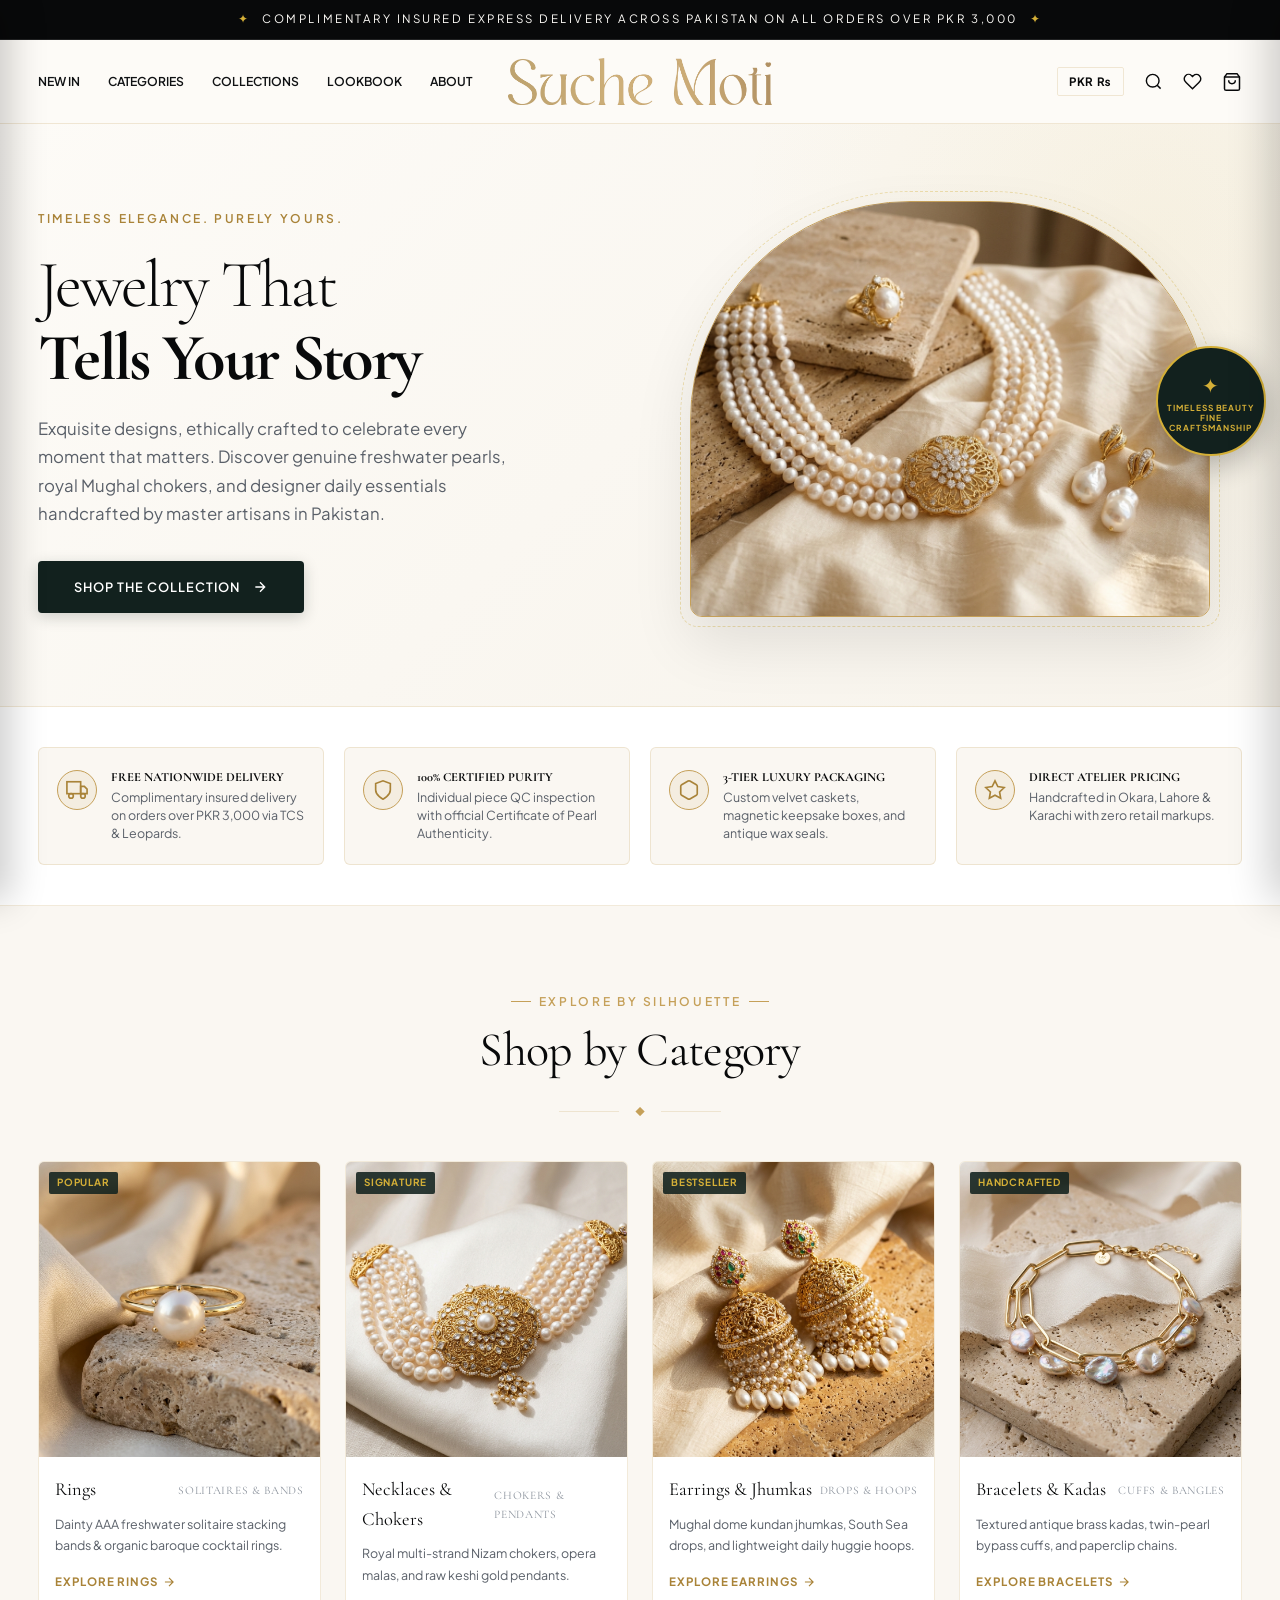
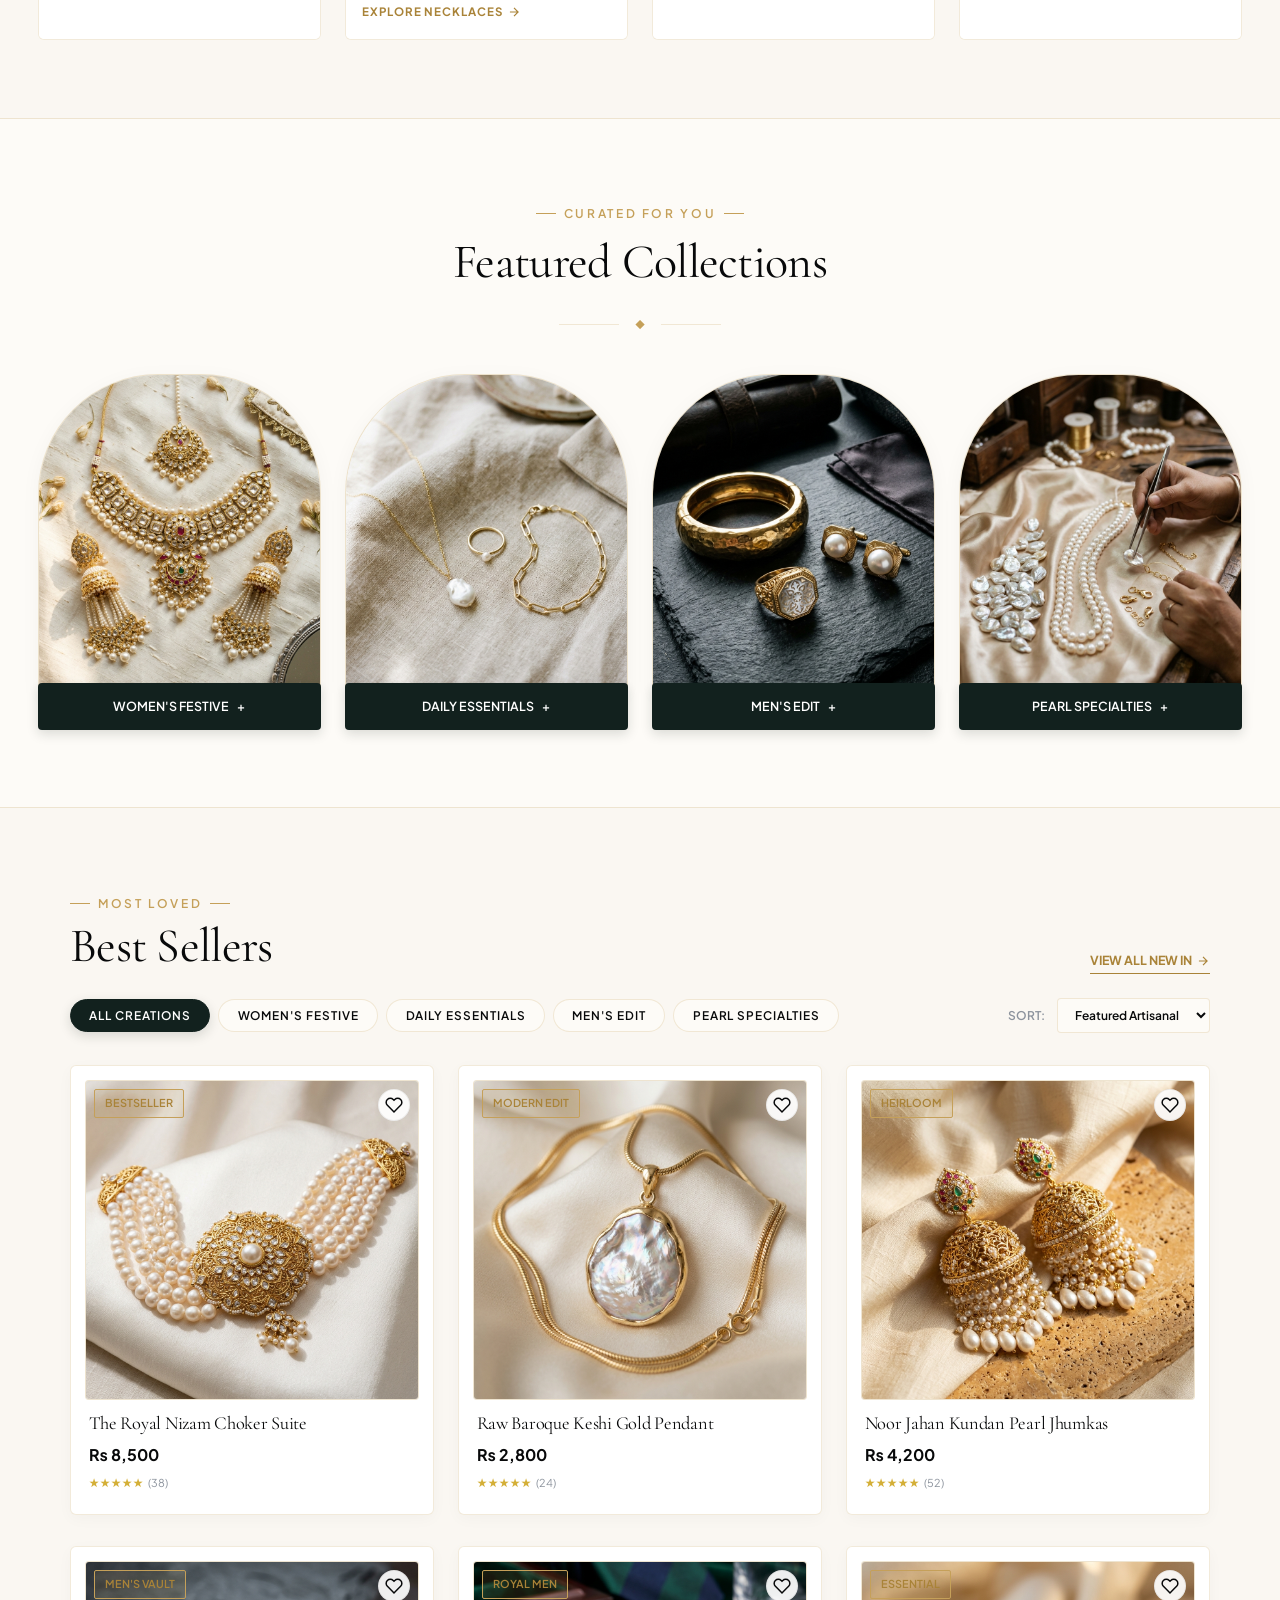
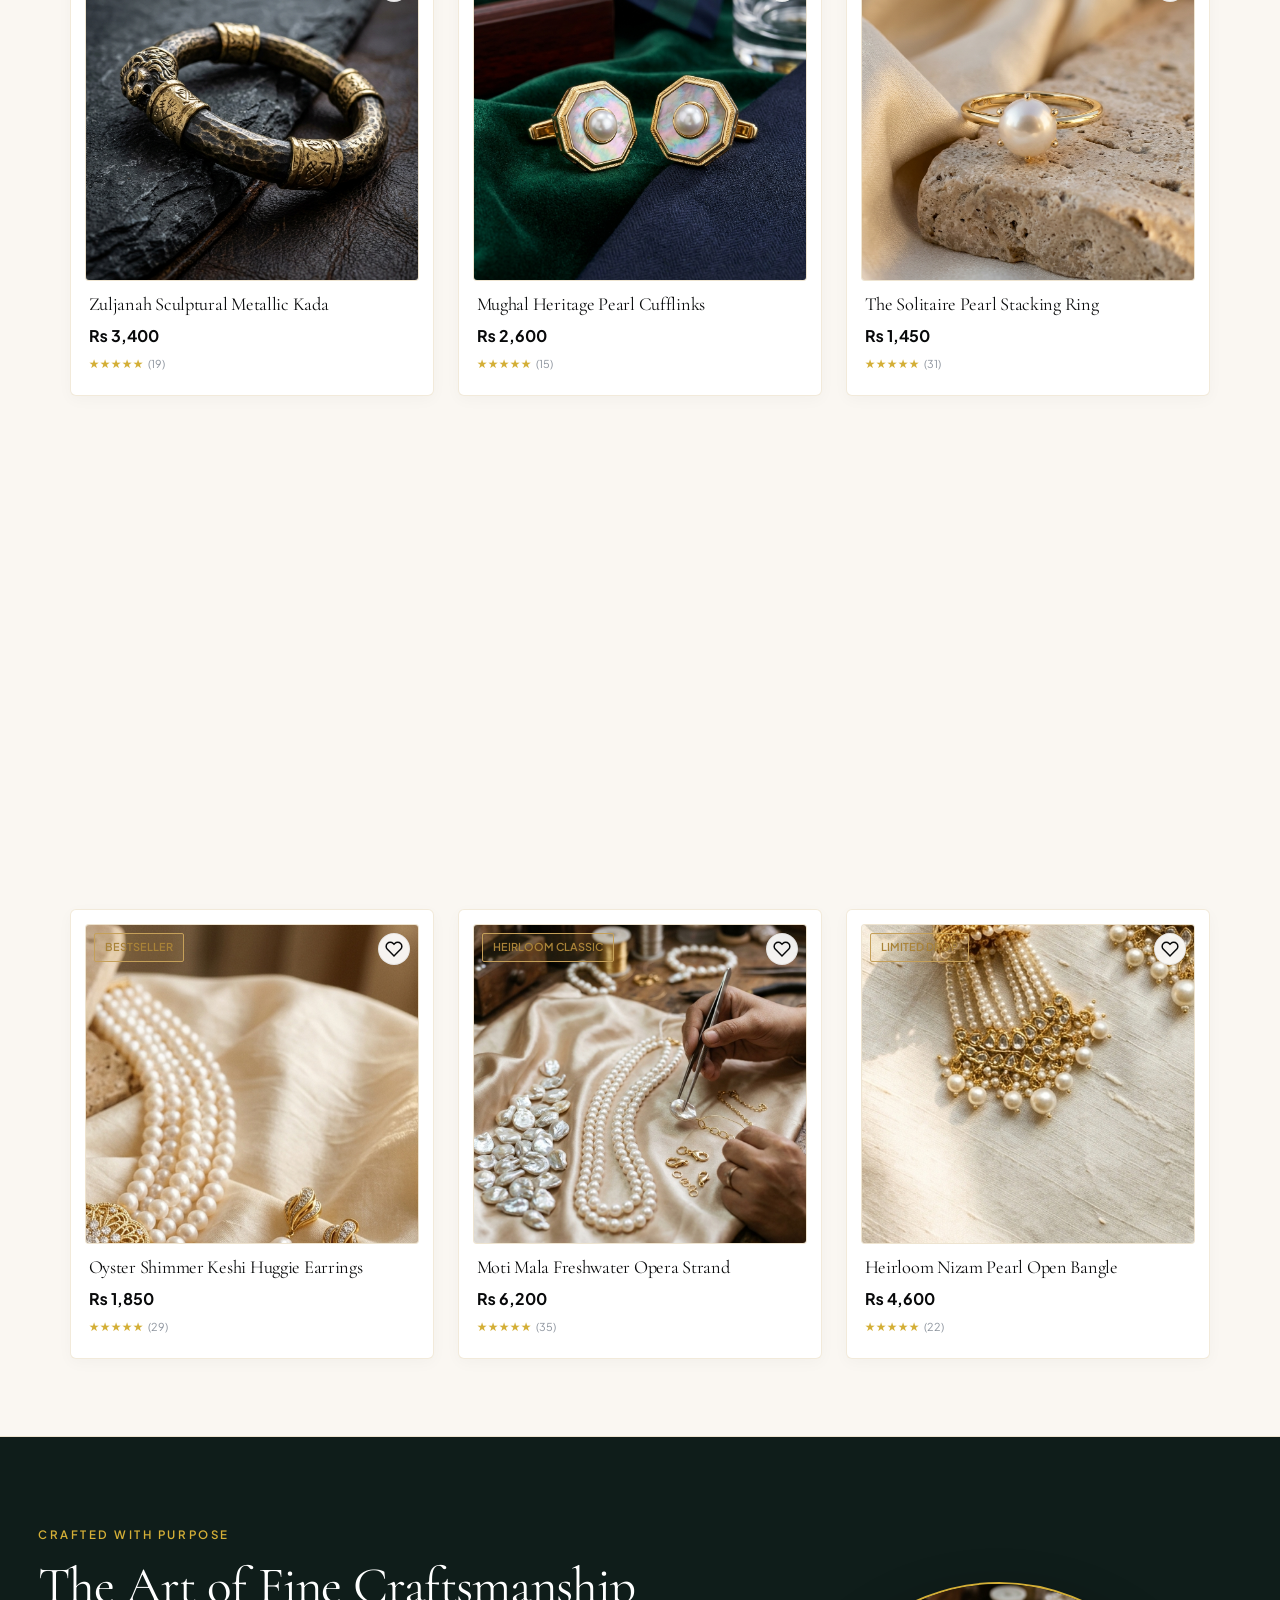
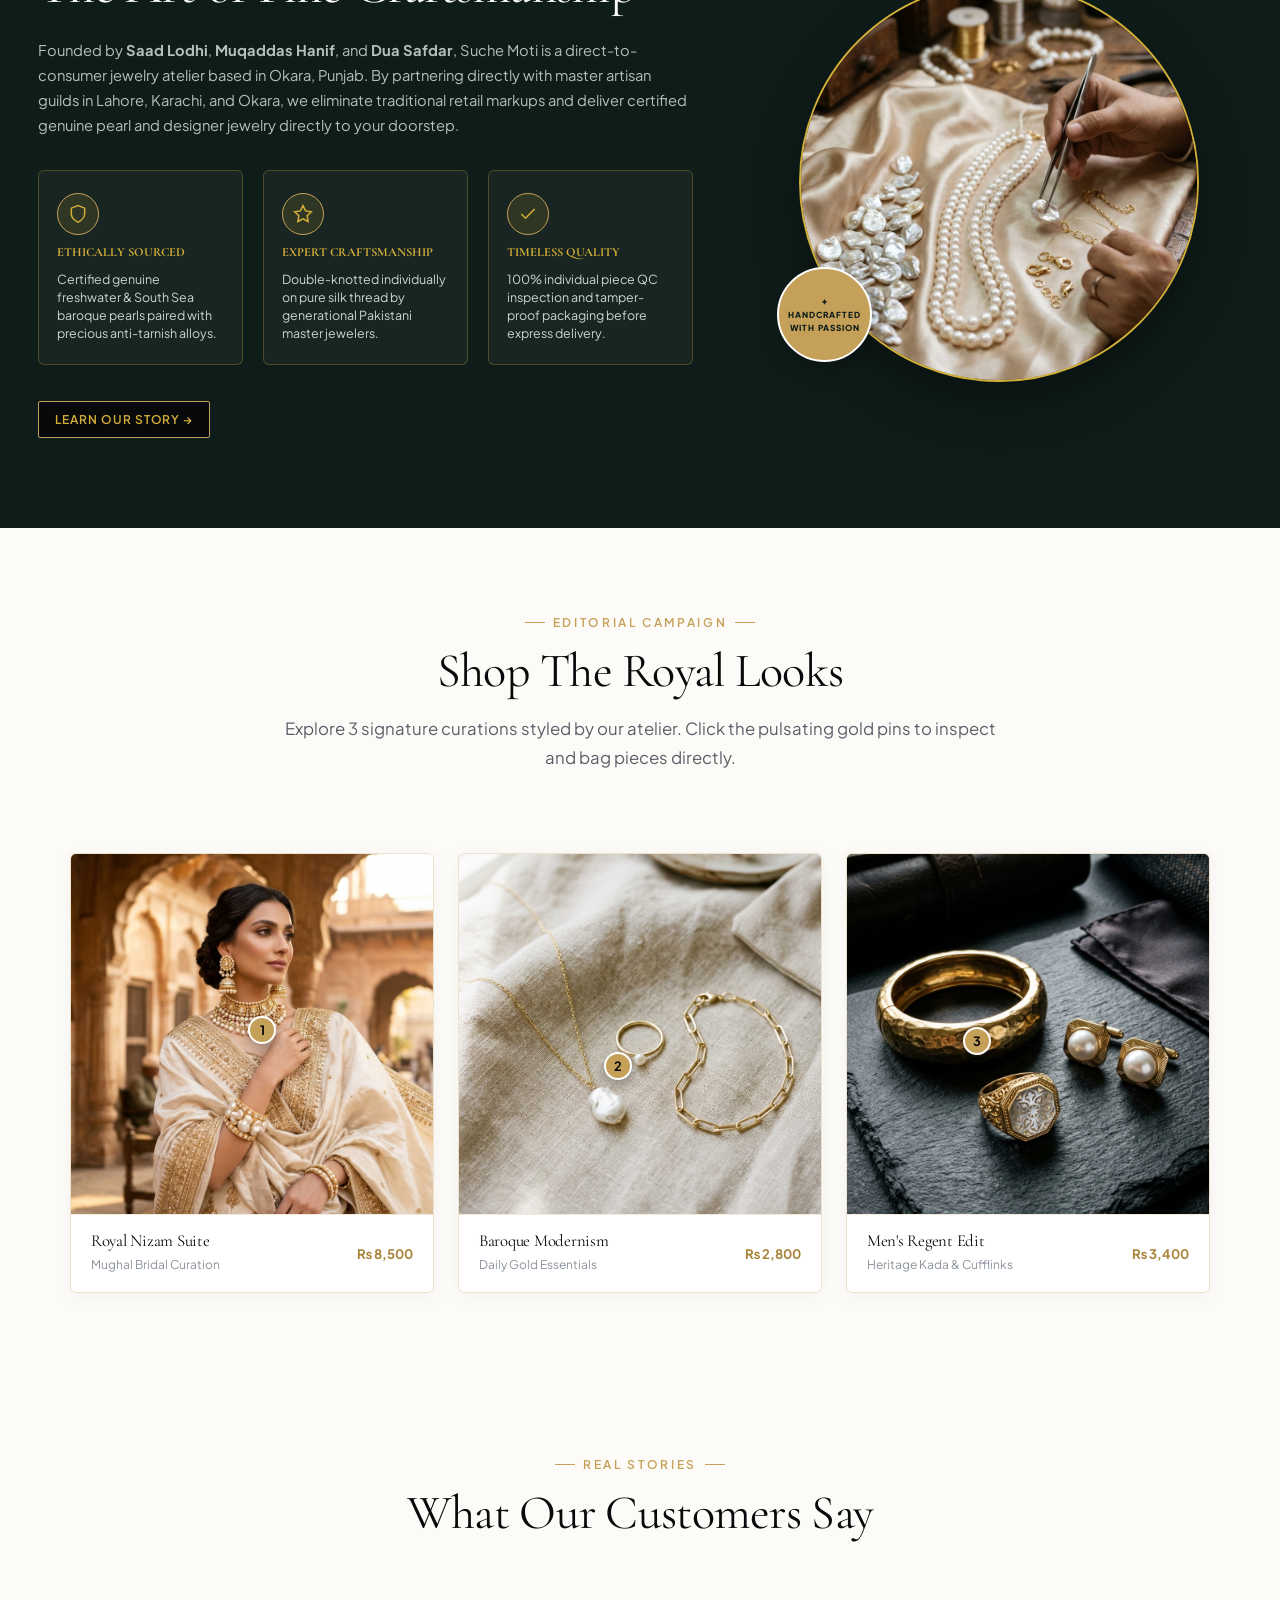
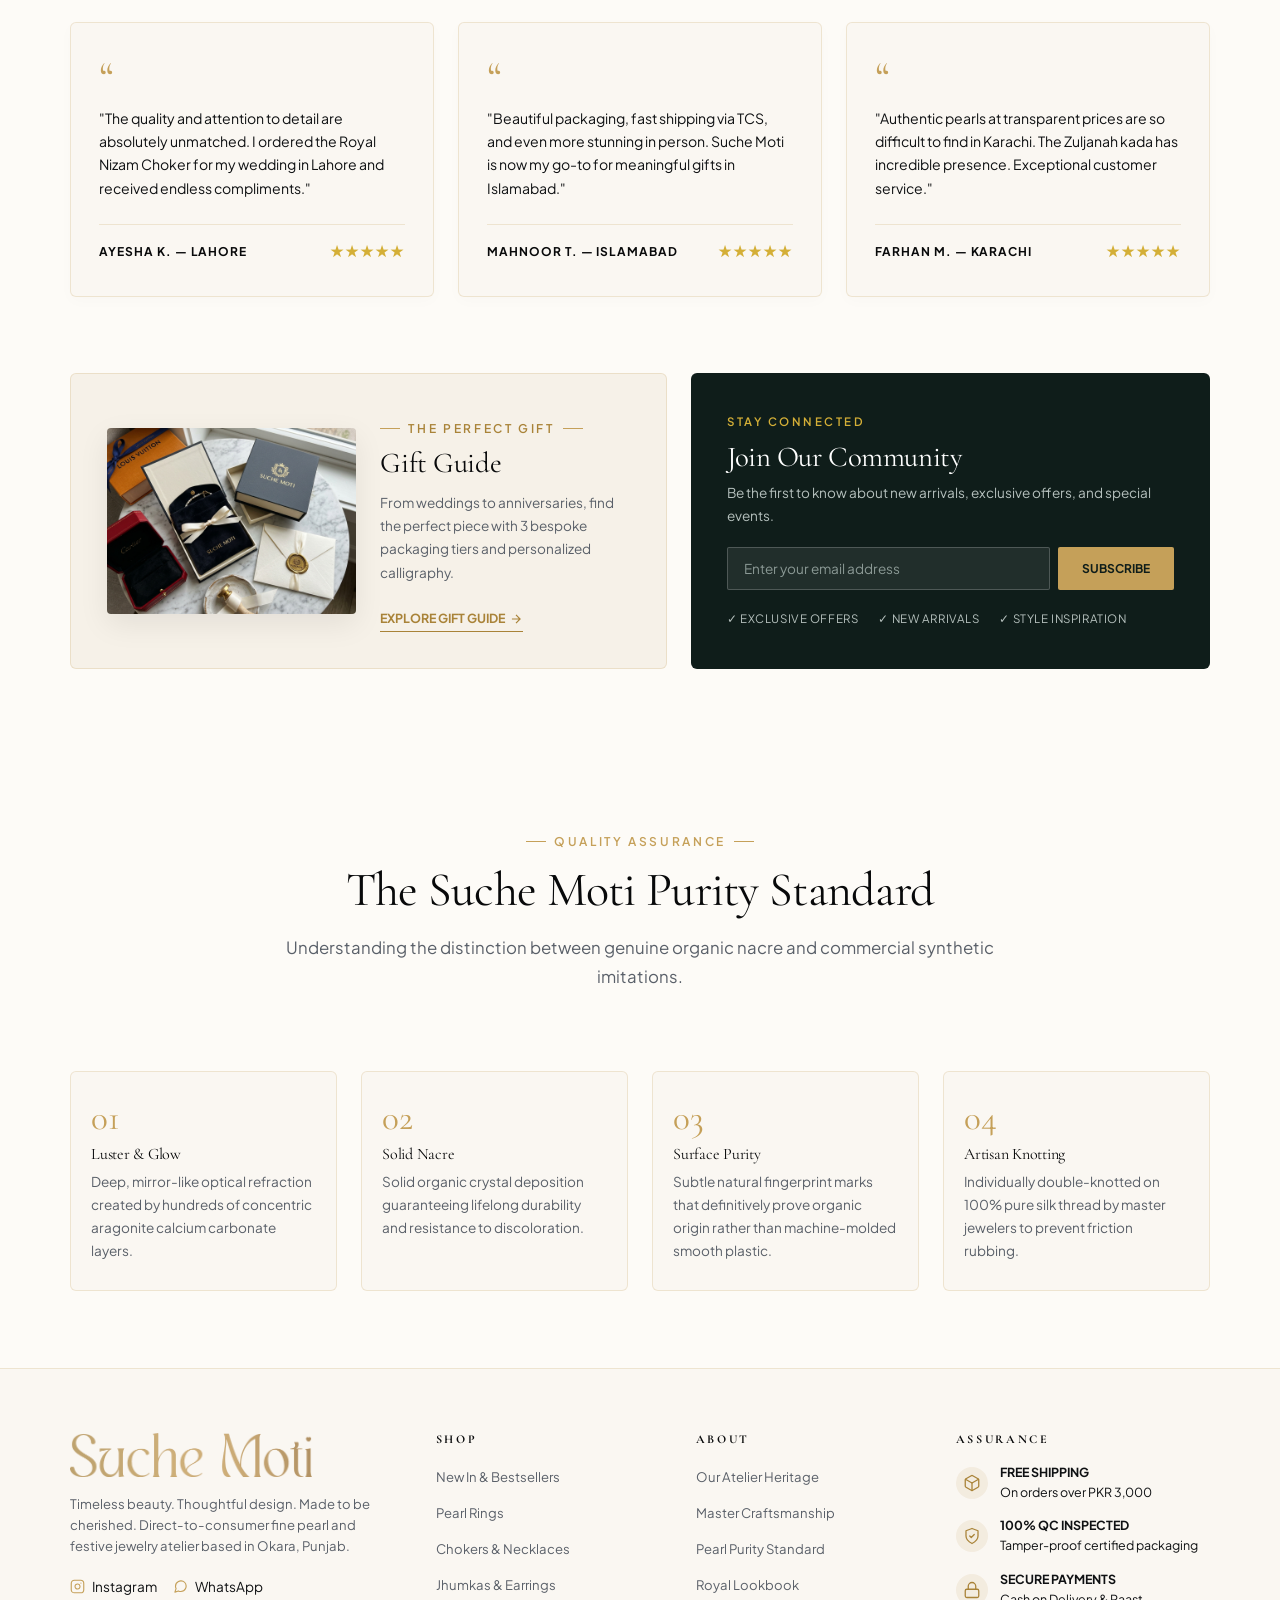
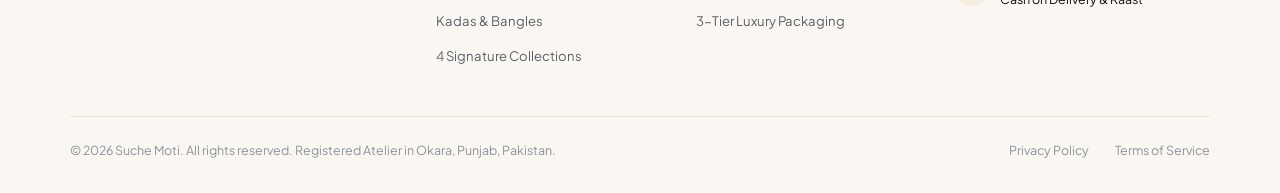
<file: index.html>
<!DOCTYPE html>
<html lang="en">
<head>
  <meta charset="UTF-8">
  <meta name="viewport" content="width=device-width, initial-scale=1.0">
  <title>Suche Moti — Timeless Elegance, Purely Yours | Luxury Pearl Jewelry Pakistan</title>
  
  <!-- SEO & Brand Metadata -->
  <meta name="description" content="Suche Moti is a premier Pakistani jewelry atelier bridging traditional artistry with modern digital luxury. Authentic baroque, freshwater, and South Sea pearls handcrafted in Okara, Lahore, and Karachi.">
  <meta name="keywords" content="Suche Moti, Pakistani jewelry, real pearls, freshwater pearl choker, baroque pearls, bridal jewelry Lahore, Karachi, Okara, men's kada, jhumkas">
  
  <!-- Open Graph Protocol -->
  <meta property="og:title" content="Suche Moti — Timeless Elegance, Purely Yours">
  <meta property="og:description" content="Authentic handcrafted pearl jewelry & festive wear from Pakistan. Discover royal chokers, baroque pendants, and bridal heirlooms.">
  <meta property="og:image" content="assets/images/hero.jpg">
  <meta property="og:type" content="website">

  <!-- Core Stylesheets (Version 4 Cache-Bust) -->
  <link rel="stylesheet" href="css/variables.css?v=4">
  <link rel="stylesheet" href="css/base.css?v=4">
  <link rel="stylesheet" href="css/animations.css?v=4">
  <link rel="stylesheet" href="css/components.css?v=4">
  <link rel="stylesheet" href="css/main.css?v=4">
</head>
<body>

  <!-- =========================================================================
       1. TOP ANNOUNCEMENT TICKER (Minimal & Centered, Matching Img 2)
       ========================================================================= -->
  <div class="top-ticker" role="region" aria-label="Announcement Bar">
    <div class="top-ticker-text">
      <span class="gold-bullet">✦</span>
      <span>COMPLIMENTARY INSURED EXPRESS DELIVERY ACROSS PAKISTAN ON ALL ORDERS OVER PKR 3,000</span>
      <span class="gold-bullet">✦</span>
    </div>
  </div>

  <!-- =========================================================================
       2. STICKY MINIMAL NAVIGATION (Matching Img 2 3-Column Centered Logo Layout)
       ========================================================================= -->
  <header class="site-header" id="site-header">
    <div class="container nav-container">
      
      <!-- Mobile Hamburger Button (Visible on mobile only) -->
      <button type="button" class="mobile-menu-toggle" id="mobile-menu-toggle" aria-label="Open Navigation Menu">
        <svg width="22" height="22" viewBox="0 0 24 24" fill="none" stroke="currentColor" stroke-width="2">
          <line x1="3" y1="6" x2="21" y2="6"/>
          <line x1="3" y1="12" x2="21" y2="12"/>
          <line x1="3" y1="18" x2="21" y2="18"/>
        </svg>
      </button>

      <!-- Left Navigation Links (Desktop — Standalone Webpages) -->
      <nav class="nav-left-links" aria-label="Main Navigation">
        <a href="new-in.html" class="nav-link">NEW IN</a>
        <a href="categories.html" class="nav-link">CATEGORIES</a>
        <a href="collections.html" class="nav-link">COLLECTIONS</a>
        <a href="lookbook.html" class="nav-link">LOOKBOOK</a>
        <a href="about.html" class="nav-link">ABOUT</a>
      </nav>

      <!-- Center Official Brand Logo (From User Uploaded Asset) -->
      <a href="index.html" class="nav-center-logo" aria-label="Suche Moti Home">
        <img src="assets/images/logo-text.png" alt="Suche Moti Fine Jewelry" height="48">
      </a>

      <!-- Right Utility Actions -->
      <div class="nav-right-utilities">
        <!-- Currency Switcher Toggle -->
        <button type="button" class="currency-toggle-btn" id="currency-toggle" aria-label="Toggle currency">
          PKR ₨
        </button>

        <!-- Search Icon Trigger -->
        <button type="button" class="nav-icon-btn" id="search-trigger" aria-label="Search catalog">
          <svg width="19" height="19" viewBox="0 0 24 24" fill="none" stroke="currentColor" stroke-width="1.8">
            <circle cx="11" cy="11" r="8"/>
            <line x1="21" y1="21" x2="16.65" y2="16.65"/>
          </svg>
        </button>

        <!-- Wishlist Button -->
        <button type="button" class="nav-icon-btn" id="wishlist-nav-btn" aria-label="View Wishlist">
          <svg width="19" height="19" viewBox="0 0 24 24" fill="none" stroke="currentColor" stroke-width="1.8">
            <path d="M20.84 4.61a5.5 5.5 0 0 0-7.78 0L12 5.67l-1.06-1.06a5.5 5.5 0 0 0-7.78 7.78l1.06 1.06L12 21.23l7.78-7.78 1.06-1.06a5.5 5.5 0 0 0 0-7.78z"/>
          </svg>
          <span class="nav-badge-count wishlist-badge-count" style="display: none;">0</span>
        </button>

        <!-- Shopping Bag / Cart Drawer Button -->
        <button type="button" class="nav-icon-btn" data-action="open-cart" aria-label="Open Shopping Bag">
          <svg width="20" height="20" viewBox="0 0 24 24" fill="none" stroke="currentColor" stroke-width="1.8">
            <path d="M6 2L3 6v14a2 2 0 0 0 2 2h14a2 2 0 0 0 2-2V6l-3-4z"/>
            <line x1="3" y1="6" x2="21" y2="6"/>
            <path d="M16 10a4 4 0 0 1-8 0"/>
          </svg>
          <span class="nav-badge-count cart-badge-count" style="display: none;">0</span>
        </button>
      </div>

    </div>
  </header>

  <!-- Mobile Navigation Drawer -->
  <div class="mobile-nav-backdrop" id="mobile-nav-backdrop"></div>
  <aside class="mobile-nav-drawer" id="mobile-nav-drawer" role="dialog" aria-label="Navigation Menu">
    <div class="mobile-nav-header">
      <img src="assets/images/logo-text.png" alt="Suche Moti" height="34">
      <button type="button" class="mobile-nav-close" id="mobile-nav-close" aria-label="Close menu">
        <svg width="20" height="20" viewBox="0 0 24 24" fill="none" stroke="currentColor" stroke-width="2"><path d="M18 6L6 18M6 6l12 12"/></svg>
      </button>
    </div>
    <div class="mobile-nav-body">
      <nav class="mobile-nav-links">
        <a href="index.html" class="mobile-link">Home</a>
        <a href="new-in.html" class="mobile-link">New In & Best Sellers</a>
        <a href="categories.html" class="mobile-link">Shop By Category (Rings, Necklaces...)</a>
        <a href="collections.html" class="mobile-link">The 4 Collections</a>
        <a href="lookbook.html" class="mobile-link">Royal Lookbook</a>
        <a href="about.html" class="mobile-link">Our Craftsmanship & Heritage</a>
        <a href="index.html#purity-guide" class="mobile-link">Pearl Purity Standard</a>
      </nav>
      <div class="mobile-nav-footer">
        <div class="mobile-currency-row">
          <span>Currency:</span>
          <button type="button" class="currency-toggle-btn" id="mobile-currency-btn" style="padding: 0.4rem 1rem;">PKR ₨</button>
        </div>
        <p style="font-size: 0.78rem; color: var(--color-slate-400); margin-top: 1rem;">
          Complimentary insured delivery on orders over PKR 3,000 across Pakistan via TCS & Leopards.
        </p>
      </div>
    </div>
  </aside>

  <!-- =========================================================================
       3. HAUTE COUTURE HERO SECTION (Matching Img 2 Layout Exactly)
       ========================================================================= -->
  <main id="main-content">
    <section class="hero-section" id="hero">
      <div class="hero-bg-curve"></div>
      <div class="container">
        <div class="hero-grid">
          
          <!-- Hero Left Column -->
          <div class="hero-content-col reveal-item">
            <span class="hero-eyebrow">TIMELESS ELEGANCE. PURELY YOURS.</span>
            <h1 class="hero-title">
              Jewelry That<br>
              <strong>Tells Your Story</strong>
            </h1>
            <p class="hero-desc">
              Exquisite designs, ethically crafted to celebrate every moment that matters. Discover genuine freshwater pearls, royal Mughal chokers, and designer daily essentials handcrafted by master artisans in Pakistan.
            </p>
            <div>
              <a href="collections.html" class="btn-hero-dark">
                SHOP THE COLLECTION
                <svg width="16" height="16" viewBox="0 0 24 24" fill="none" stroke="currentColor" stroke-width="2"><path d="M5 12h14M12 5l7 7-7 7"/></svg>
              </a>
            </div>
          </div>

          <!-- Hero Right Column: Arched Image Frame + Floating Seal Stamp (Matching Img 2) -->
          <div class="hero-media-wrap reveal-item">
            <div class="hero-arch-frame luster-sheen-target">
              <img src="assets/images/hero_jewelry.jpg" alt="Suche Moti Luxury Pearl Jewelry Collection Composition" fetchpriority="high">
            </div>

            <!-- Floating Stamp Seal -->
            <div class="hero-stamp-seal float-motion">
              <span class="seal-icon">✦</span>
              <span class="seal-text">TIMELESS BEAUTY<br>FINE CRAFTSMANSHIP</span>
            </div>
          </div>

        </div>
      </div>
    </section>

    <!-- =========================================================================
         4. BRAND TRUST & ASSURANCE MATRIX (Premium Boxed Cards as Requested in #2!)
         ========================================================================= -->
    <section class="trust-matrix-section" aria-label="Brand Guarantees">
      <div class="container">
        <div class="trust-boxes-grid">
          
          <div class="trust-box-card reveal-item">
            <div class="trust-box-icon-wrap">
              <svg width="22" height="22" viewBox="0 0 24 24" fill="none" stroke="currentColor" stroke-width="1.8"><rect x="1" y="3" width="15" height="13"/><polygon points="16 8 20 8 23 11 23 16 16 16 16 8"/><circle cx="5.5" cy="18.5" r="2.5"/><circle cx="18.5" cy="18.5" r="2.5"/></svg>
            </div>
            <div>
              <h4 class="trust-box-title">Free Nationwide Delivery</h4>
              <p class="trust-box-desc">Complimentary insured delivery on orders over PKR 3,000 via TCS & Leopards.</p>
            </div>
          </div>

          <div class="trust-box-card reveal-item">
            <div class="trust-box-icon-wrap">
              <svg width="22" height="22" viewBox="0 0 24 24" fill="none" stroke="currentColor" stroke-width="1.8"><path d="M12 22s8-4 8-10V5l-8-3-8 3v7c0 6 8 10 8 10z"/></svg>
            </div>
            <div>
              <h4 class="trust-box-title">100% Certified Purity</h4>
              <p class="trust-box-desc">Individual piece QC inspection with official Certificate of Pearl Authenticity.</p>
            </div>
          </div>

          <div class="trust-box-card reveal-item">
            <div class="trust-box-icon-wrap">
              <svg width="22" height="22" viewBox="0 0 24 24" fill="none" stroke="currentColor" stroke-width="1.8"><path d="M21 16V8a2 2 0 0 0-1-1.73l-7-4a2 2 0 0 0-2 0l-7 4A2 2 0 0 0 3 8v8a2 2 0 0 0 1 1.73l7 4a2 2 0 0 0 2 0l7-4A2 2 0 0 0 21 16z"/></svg>
            </div>
            <div>
              <h4 class="trust-box-title">3-Tier Luxury Packaging</h4>
              <p class="trust-box-desc">Custom velvet caskets, magnetic keepsake boxes, and antique wax seals.</p>
            </div>
          </div>

          <div class="trust-box-card reveal-item">
            <div class="trust-box-icon-wrap">
              <svg width="22" height="22" viewBox="0 0 24 24" fill="none" stroke="currentColor" stroke-width="1.8"><polygon points="12 2 15.09 8.26 22 9.27 17 14.14 18.18 21.02 12 17.77 5.82 21.02 7 14.14 2 9.27 8.91 8.26 12 2"/></svg>
            </div>
            <div>
              <h4 class="trust-box-title">Direct Atelier Pricing</h4>
              <p class="trust-box-desc">Handcrafted in Okara, Lahore & Karachi with zero retail markups.</p>
            </div>
          </div>

        </div>
      </div>
    </section>

    <!-- =========================================================================
         4b. SHOP BY CATEGORY (Choose between Rings, Necklaces, Earrings, Bracelets)
         ========================================================================= -->
    <section class="category-showcase-section" id="categories" aria-label="Shop By Category">
      <div class="container">
        <div class="section-header reveal-item" style="margin-bottom: 1.5rem;">
          <span class="section-eyebrow">EXPLORE BY SILHOUETTE</span>
          <h2 class="section-title">Shop by Category</h2>
        </div>

        <div class="section-diamond-divider">
          <span class="diamond-icon">◆</span>
        </div>

        <div class="category-grid-4col">
          
          <!-- Category 1: Rings -->
          <a href="categories.html?type=rings" class="category-card reveal-item">
            <div class="category-card-media luster-sheen-target">
              <span class="category-card-badge">Popular</span>
              <img src="assets/images/product_ring_solitaire.jpg" alt="Pearl & Fine Rings Collection" loading="lazy">
            </div>
            <div class="category-card-info">
              <div class="category-card-name">
                <span>Rings</span>
                <span class="category-card-count">Solitaires & Bands</span>
              </div>
              <p style="font-size: 0.78rem; color: var(--color-slate-600); margin: 0.2rem 0;">Dainty AAA freshwater solitaire stacking bands & organic baroque cocktail rings.</p>
              <span class="category-card-cta">
                Explore Rings 
                <svg width="14" height="14" viewBox="0 0 24 24" fill="none" stroke="currentColor" stroke-width="2"><path d="M5 12h14M12 5l7 7-7 7"/></svg>
              </span>
            </div>
          </a>

          <!-- Category 2: Necklaces & Chokers -->
          <a href="categories.html?type=necklaces" class="category-card reveal-item">
            <div class="category-card-media luster-sheen-target">
              <span class="category-card-badge">Signature</span>
              <img src="assets/images/product_choker.jpg" alt="Pearl Necklaces & Royal Chokers" loading="lazy">
            </div>
            <div class="category-card-info">
              <div class="category-card-name">
                <span>Necklaces & Chokers</span>
                <span class="category-card-count">Chokers & Pendants</span>
              </div>
              <p style="font-size: 0.78rem; color: var(--color-slate-600); margin: 0.2rem 0;">Royal multi-strand Nizam chokers, opera malas, and raw keshi gold pendants.</p>
              <span class="category-card-cta">
                Explore Necklaces 
                <svg width="14" height="14" viewBox="0 0 24 24" fill="none" stroke="currentColor" stroke-width="2"><path d="M5 12h14M12 5l7 7-7 7"/></svg>
              </span>
            </div>
          </a>

          <!-- Category 3: Earrings & Jhumkas -->
          <a href="categories.html?type=earrings" class="category-card reveal-item">
            <div class="category-card-media luster-sheen-target">
              <span class="category-card-badge">Bestseller</span>
              <img src="assets/images/product_jhumkas.jpg" alt="Pearl Earrings and Kundan Jhumkas" loading="lazy">
            </div>
            <div class="category-card-info">
              <div class="category-card-name">
                <span>Earrings & Jhumkas</span>
                <span class="category-card-count">Drops & Hoops</span>
              </div>
              <p style="font-size: 0.78rem; color: var(--color-slate-600); margin: 0.2rem 0;">Mughal dome kundan jhumkas, South Sea drops, and lightweight daily huggie hoops.</p>
              <span class="category-card-cta">
                Explore Earrings 
                <svg width="14" height="14" viewBox="0 0 24 24" fill="none" stroke="currentColor" stroke-width="2"><path d="M5 12h14M12 5l7 7-7 7"/></svg>
              </span>
            </div>
          </a>

          <!-- Category 4: Bracelets & Kadas -->
          <a href="categories.html?type=bracelets" class="category-card reveal-item">
            <div class="category-card-media luster-sheen-target">
              <span class="category-card-badge">Handcrafted</span>
              <img src="assets/images/product_bracelet_paperclip.jpg" alt="Pearl Bracelets and Brass Kadas" loading="lazy">
            </div>
            <div class="category-card-info">
              <div class="category-card-name">
                <span>Bracelets & Kadas</span>
                <span class="category-card-count">Cuffs & Bangles</span>
              </div>
              <p style="font-size: 0.78rem; color: var(--color-slate-600); margin: 0.2rem 0;">Textured antique brass kadas, twin-pearl bypass cuffs, and paperclip chains.</p>
              <span class="category-card-cta">
                Explore Bracelets 
                <svg width="14" height="14" viewBox="0 0 24 24" fill="none" stroke="currentColor" stroke-width="2"><path d="M5 12h14M12 5l7 7-7 7"/></svg>
              </span>
            </div>
          </a>

        </div>
      </div>
    </section>

    <!-- =========================================================================
         5. FEATURED COLLECTIONS (Matching Img 2 Arched Cards with Bottom Dark Pills)
         ========================================================================= -->
    <section class="featured-collections-section" id="featured-collections">
      <div class="container">
        
        <div class="section-header reveal-item" style="margin-bottom: 1.5rem;">
          <span class="section-eyebrow">CURATED FOR YOU</span>
          <h2 class="section-title">Featured Collections</h2>
        </div>

        <div class="section-diamond-divider">
          <span class="diamond-icon">◆</span>
        </div>

        <div class="arched-collections-grid">
          
          <!-- Collection 1: Women's Festive -->
          <div class="arched-collection-card reveal-item" onclick="document.querySelector('[data-category=\'festive\']')?.click(); document.getElementById('bestsellers').scrollIntoView();">
            <div class="arched-card-media luster-sheen-target">
              <img src="assets/images/collection_festive.jpg" alt="Women's Festive Wear" loading="lazy">
            </div>
            <div class="arched-card-label-bar">
              <span>WOMEN'S FESTIVE</span>
              <span>+</span>
            </div>
          </div>

          <!-- Collection 2: Daily Essentials -->
          <div class="arched-collection-card reveal-item" onclick="document.querySelector('[data-category=\'daily\']')?.click(); document.getElementById('bestsellers').scrollIntoView();">
            <div class="arched-card-media luster-sheen-target">
              <img src="assets/images/collection_daily.jpg" alt="Daily Essentials" loading="lazy">
            </div>
            <div class="arched-card-label-bar">
              <span>DAILY ESSENTIALS</span>
              <span>+</span>
            </div>
          </div>

          <!-- Collection 3: Men's Collection -->
          <div class="arched-collection-card reveal-item" onclick="document.querySelector('[data-category=\'mens\']')?.click(); document.getElementById('bestsellers').scrollIntoView();">
            <div class="arched-card-media luster-sheen-target">
              <img src="assets/images/collection_mens.jpg" alt="Men's Jewelry Collection" loading="lazy">
            </div>
            <div class="arched-card-label-bar">
              <span>MEN'S EDIT</span>
              <span>+</span>
            </div>
          </div>

          <!-- Collection 4: Pearl Specialties -->
          <div class="arched-collection-card reveal-item" onclick="document.querySelector('[data-category=\'pearls\']')?.click(); document.getElementById('bestsellers').scrollIntoView();">
            <div class="arched-card-media luster-sheen-target">
              <img src="assets/images/collection_pearls.jpg" alt="Pearl Specialties" loading="lazy">
            </div>
            <div class="arched-card-label-bar">
              <span>PEARL SPECIALTIES</span>
              <span>+</span>
            </div>
          </div>

        </div>

      </div>
    </section>

    <!-- =========================================================================
         6. BEST SELLERS / PRODUCT CATALOG (3 IN A ROW AS REQUESTED IN DIRECTIVE #1)
         ========================================================================= -->
    <section class="bestsellers-section" id="bestsellers">
      <div class="container">
        
        <div class="bestsellers-header-row reveal-item">
          <div>
            <span class="section-eyebrow" style="margin-bottom: 0.35rem;">MOST LOVED</span>
            <h2 class="section-title" style="margin-bottom: 0;">Best Sellers</h2>
          </div>
          <a href="new-in.html" class="view-all-link">
            VIEW ALL NEW IN
            <svg width="14" height="14" viewBox="0 0 24 24" fill="none" stroke="currentColor" stroke-width="2"><path d="M5 12h14M12 5l7 7-7 7"/></svg>
          </a>
        </div>

        <!-- Filter Pills Bar & Sorting -->
        <div class="catalog-controls reveal-item">
          <div class="filter-pills" role="tablist" aria-label="Product categories">
            <button type="button" class="filter-pill active" data-category="all" role="tab">All Creations</button>
            <button type="button" class="filter-pill" data-category="festive" role="tab">Women's Festive</button>
            <button type="button" class="filter-pill" data-category="daily" role="tab">Daily Essentials</button>
            <button type="button" class="filter-pill" data-category="mens" role="tab">Men's Edit</button>
            <button type="button" class="filter-pill" data-category="pearls" role="tab">Pearl Specialties</button>
          </div>

          <div style="display: flex; align-items: center; gap: 0.75rem;">
            <label for="catalog-sort" style="font-size: 0.75rem; text-transform: uppercase; font-weight: 600; color: var(--color-slate-400);">Sort:</label>
            <select id="catalog-sort" class="sort-select" aria-label="Sort products">
              <option value="featured">Featured Artisanal</option>
              <option value="price-low">Price: Low to High</option>
              <option value="price-high">Price: High to Low</option>
              <option value="new">Newest Additions</option>
            </select>
          </div>
        </div>

        <!-- Products Grid (3 IN A ROW - Small & Perfectly Proportioned via js/app.js) -->
        <div class="products-grid" id="products-grid">
          <!-- Injected via JavaScript -->
        </div>

      </div>
    </section>

    <!-- =========================================================================
         7. THE ART OF FINE CRAFTSMANSHIP / ABOUT SECTION (POINTS IN PREMIUM BOXES AS IN #2!)
         ========================================================================= -->
    <section class="craftsmanship-section" id="about-craftsmanship">
      <div class="container">
        
        <div class="craftsmanship-grid">
          
          <!-- Left Column: Story & 3 Points in Luxury Boxed Cards -->
          <div class="reveal-item">
            <span class="craftsmanship-eyebrow">CRAFTED WITH PURPOSE</span>
            <h2 class="craftsmanship-title">The Art of Fine Craftsmanship</h2>
            <p class="craftsmanship-desc">
              Founded by <strong>Saad Lodhi</strong>, <strong>Muqaddas Hanif</strong>, and <strong>Dua Safdar</strong>, Suche Moti is a direct-to-consumer jewelry atelier based in Okara, Punjab. By partnering directly with master artisan guilds in Lahore, Karachi, and Okara, we eliminate traditional retail markups and deliver certified genuine pearl and designer jewelry directly to your doorstep.
            </p>

            <!-- 3 POINTS IN PREMIUM BOXED CARDS -->
            <div class="craftsmanship-boxes-row">
              <div class="craftsmanship-box-card">
                <div class="craftsmanship-box-icon">
                  <svg width="20" height="20" viewBox="0 0 24 24" fill="none" stroke="currentColor" stroke-width="1.8"><path d="M12 22s8-4 8-10V5l-8-3-8 3v7c0 6 8 10 8 10z"/></svg>
                </div>
                <h4 class="craftsmanship-box-title">Ethically Sourced</h4>
                <p class="craftsmanship-box-desc">Certified genuine freshwater & South Sea baroque pearls paired with precious anti-tarnish alloys.</p>
              </div>

              <div class="craftsmanship-box-card">
                <div class="craftsmanship-box-icon">
                  <svg width="20" height="20" viewBox="0 0 24 24" fill="none" stroke="currentColor" stroke-width="1.8"><polygon points="12 2 15.09 8.26 22 9.27 17 14.14 18.18 21.02 12 17.77 5.82 21.02 7 14.14 2 9.27 8.91 8.26 12 2"/></svg>
                </div>
                <h4 class="craftsmanship-box-title">Expert Craftsmanship</h4>
                <p class="craftsmanship-box-desc">Double-knotted individually on pure silk thread by generational Pakistani master jewelers.</p>
              </div>

              <div class="craftsmanship-box-card">
                <div class="craftsmanship-box-icon">
                  <svg width="20" height="20" viewBox="0 0 24 24" fill="none" stroke="currentColor" stroke-width="1.8"><polyline points="20 6 9 17 4 12"/></svg>
                </div>
                <h4 class="craftsmanship-box-title">Timeless Quality</h4>
                <p class="craftsmanship-box-desc">100% individual piece QC inspection and tamper-proof packaging before express delivery.</p>
              </div>
            </div>

            <a href="about.html" class="btn btn-gold btn-sm">LEARN OUR STORY &rarr;</a>
          </div>

          <!-- Right Column: Circular Artisan Photo Frame + Seal Stamp (Matching Img 2) -->
          <div class="reveal-item" style="position: relative; display: flex; justify-content: center;">
            <div class="craftsmanship-media-frame">
              <img src="assets/images/collection_pearls.jpg" alt="Master jeweler hand-crafting pearl jewelry at Suche Moti atelier">
            </div>

            <div class="craftsmanship-seal-stamp float-motion">
              <span>✦</span>
              <span>HANDCRAFTED<br>WITH PASSION</span>
            </div>
          </div>

        </div>

      </div>
    </section>

    <!-- =========================================================================
         8. INTERACTIVE LOOKBOOK (3 IMAGES IN A ROW SMALL AS REQUESTED IN #1!)
         ========================================================================= -->
    <section class="lookbook-section" id="lookbook">
      <div class="container">
        
        <div class="section-header reveal-item">
          <span class="section-eyebrow">EDITORIAL CAMPAIGN</span>
          <h2 class="section-title">Shop The Royal Looks</h2>
          <p class="section-description">
            Explore 3 signature curations styled by our atelier. Click the pulsating gold pins to inspect and bag pieces directly.
          </p>
        </div>

        <!-- 3 In a Row Lookbook Cards Grid -->
        <div class="lookbook-3col-grid reveal-item">
          
          <!-- Look 1: Royal Bridal -->
          <div class="lookbook-card">
            <div class="lookbook-media-wrap luster-sheen-target">
              <img src="assets/images/lookbook.jpg" alt="The Royal Nizam Bridal Look" loading="lazy">
              <!-- Hotspot Pin -->
              <div class="hotspot-node" style="top: 45%; left: 49%;">
                <button type="button" class="hotspot-pin" aria-label="Inspect Royal Nizam Choker">1</button>
                <div class="hotspot-card">
                  <h4 class="hotspot-card-title">The Royal Nizam Choker</h4>
                  <p class="hotspot-card-price">₨ 8,500 <span style="font-size: 0.75rem; color: var(--color-slate-400);">(~$31 USD)</span></p>
                  <button type="button" class="btn btn-obsidian btn-sm hotspot-add-btn" data-product-id="sm-001">Add to Bag</button>
                </div>
              </div>
            </div>
            <div class="lookbook-card-footer">
              <div>
                <h4 class="lookbook-look-title">Royal Nizam Suite</h4>
                <span style="font-size: 0.75rem; color: var(--color-slate-400);">Mughal Bridal Curation</span>
              </div>
              <span class="lookbook-look-price">₨ 8,500</span>
            </div>
          </div>

          <!-- Look 2: Daily Keshi Modernism -->
          <div class="lookbook-card">
            <div class="lookbook-media-wrap luster-sheen-target">
              <img src="assets/images/collection_daily.jpg" alt="Daily Minimalist Keshi Look" loading="lazy">
              <!-- Hotspot Pin -->
              <div class="hotspot-node" style="top: 55%; left: 40%;">
                <button type="button" class="hotspot-pin" aria-label="Inspect Baroque Keshi Pendant">2</button>
                <div class="hotspot-card">
                  <h4 class="hotspot-card-title">Baroque Keshi Pendant</h4>
                  <p class="hotspot-card-price">₨ 2,800 <span style="font-size: 0.75rem; color: var(--color-slate-400);">(~$10 USD)</span></p>
                  <button type="button" class="btn btn-obsidian btn-sm hotspot-add-btn" data-product-id="sm-002">Add to Bag</button>
                </div>
              </div>
            </div>
            <div class="lookbook-card-footer">
              <div>
                <h4 class="lookbook-look-title">Baroque Modernism</h4>
                <span style="font-size: 0.75rem; color: var(--color-slate-400);">Daily Gold Essentials</span>
              </div>
              <span class="lookbook-look-price">₨ 2,800</span>
            </div>
          </div>

          <!-- Look 3: Men's Regent Heritage -->
          <div class="lookbook-card">
            <div class="lookbook-media-wrap luster-sheen-target">
              <img src="assets/images/collection_mens.jpg" alt="Men's Regent Heritage Look" loading="lazy">
              <!-- Hotspot Pin -->
              <div class="hotspot-node" style="top: 48%; left: 32%;">
                <button type="button" class="hotspot-pin" aria-label="Inspect Zuljanah Kada">3</button>
                <div class="hotspot-card">
                  <h4 class="hotspot-card-title">Zuljanah Sculptural Kada</h4>
                  <p class="hotspot-card-price">₨ 3,400 <span style="font-size: 0.75rem; color: var(--color-slate-400);">(~$12 USD)</span></p>
                  <button type="button" class="btn btn-obsidian btn-sm hotspot-add-btn" data-product-id="sm-004">Add to Bag</button>
                </div>
              </div>
            </div>
            <div class="lookbook-card-footer">
              <div>
                <h4 class="lookbook-look-title">Men's Regent Edit</h4>
                <span style="font-size: 0.75rem; color: var(--color-slate-400);">Heritage Kada & Cufflinks</span>
              </div>
              <span class="lookbook-look-price">₨ 3,400</span>
            </div>
          </div>

        </div>

      </div>
    </section>

    <!-- =========================================================================
         9. WHAT OUR CUSTOMERS SAY (Matching Img 2 3-Card Carousel)
         ========================================================================= -->
    <section class="testimonials-section" id="testimonials">
      <div class="container">
        
        <div class="section-header reveal-item">
          <span class="section-eyebrow">REAL STORIES</span>
          <h2 class="section-title">What Our Customers Say</h2>
        </div>

        <div class="testimonials-grid">
          
          <div class="testimonial-quote-card reveal-item">
            <div class="quote-mark">“</div>
            <p class="quote-text">
              "The quality and attention to detail are absolutely unmatched. I ordered the Royal Nizam Choker for my wedding in Lahore and received endless compliments."
            </p>
            <div class="reviewer-meta">
              <span class="reviewer-name">AYESHA K. — LAHORE</span>
              <span class="stars-gold">★★★★★</span>
            </div>
          </div>

          <div class="testimonial-quote-card reveal-item">
            <div class="quote-mark">“</div>
            <p class="quote-text">
              "Beautiful packaging, fast shipping via TCS, and even more stunning in person. Suche Moti is now my go-to for meaningful gifts in Islamabad."
            </p>
            <div class="reviewer-meta">
              <span class="reviewer-name">MAHNOOR T. — ISLAMABAD</span>
              <span class="stars-gold">★★★★★</span>
            </div>
          </div>

          <div class="testimonial-quote-card reveal-item">
            <div class="quote-mark">“</div>
            <p class="quote-text">
              "Authentic pearls at transparent prices are so difficult to find in Karachi. The Zuljanah kada has incredible presence. Exceptional customer service."
            </p>
            <div class="reviewer-meta">
              <span class="reviewer-name">FARHAN M. — KARACHI</span>
              <span class="stars-gold">★★★★★</span>
            </div>
          </div>

        </div>

      </div>
    </section>

    <!-- =========================================================================
         10. DUAL BANNER: GIFT GUIDE & JOIN OUR COMMUNITY (Matching Img 2)
         ========================================================================= -->
    <section class="split-banner-section">
      <div class="container">
        
        <div class="split-banner-grid">
          
          <!-- Left: Gift Guide -->
          <div class="banner-gift-guide reveal-item">
            <div class="gift-guide-media">
              <img src="assets/images/packaging.jpg" alt="Suche Moti Luxury Unboxing Gift Guide" loading="lazy">
            </div>
            <div>
              <span class="section-eyebrow" style="color: var(--color-gold-600); margin-bottom: 0.5rem;">THE PERFECT GIFT</span>
              <h3 style="font-family: var(--font-serif); font-size: 1.8rem; margin-bottom: 0.75rem;">Gift Guide</h3>
              <p style="font-size: 0.85rem; color: var(--color-slate-600); margin-bottom: 1.25rem;">
                From weddings to anniversaries, find the perfect piece with 3 bespoke packaging tiers and personalized calligraphy.
              </p>
              <a href="new-in.html" class="view-all-link">
                EXPLORE GIFT GUIDE
                <svg width="14" height="14" viewBox="0 0 24 24" fill="none" stroke="currentColor" stroke-width="2"><path d="M5 12h14M12 5l7 7-7 7"/></svg>
              </a>
            </div>
          </div>

          <!-- Right: Join Our Community -->
          <div class="banner-community reveal-item">
            <span class="craftsmanship-eyebrow" style="margin-bottom: 0.5rem;">STAY CONNECTED</span>
            <h3 style="font-family: var(--font-serif); font-size: 1.8rem; margin-bottom: 0.5rem; color: #ffffff;">Join Our Community</h3>
            <p style="font-size: 0.85rem; color: #b5c0bd;">
              Be the first to know about new arrivals, exclusive offers, and special events.
            </p>
            
            <form class="community-input-wrap" id="community-form">
              <input type="email" placeholder="Enter your email address" class="community-input" required aria-label="Email address">
              <button type="submit" class="btn-community-submit">SUBSCRIBE</button>
            </form>

            <div class="community-perks-row">
              <span>✓ EXCLUSIVE OFFERS</span>
              <span>✓ NEW ARRIVALS</span>
              <span>✓ STYLE INSPIRATION</span>
            </div>
          </div>

        </div>

      </div>
    </section>

    <!-- =========================================================================
         11. THE PEARL PURITY GUIDE (4 BOXED PILLARS AS IN DIRECTIVE #2!)
         ========================================================================= -->
    <section class="purity-guide-section" id="purity-guide">
      <div class="container">
        
        <div class="section-header reveal-item">
          <span class="section-eyebrow">QUALITY ASSURANCE</span>
          <h2 class="section-title">The Suche Moti Purity Standard</h2>
          <p class="section-description">
            Understanding the distinction between genuine organic nacre and commercial synthetic imitations.
          </p>
        </div>

        <div class="pillars-grid reveal-item">
          <div class="pillar-card">
            <div class="pillar-number">01</div>
            <h4 class="pillar-title">Luster & Glow</h4>
            <p style="font-size: 0.85rem; color: var(--color-slate-600);">Deep, mirror-like optical refraction created by hundreds of concentric aragonite calcium carbonate layers.</p>
          </div>

          <div class="pillar-card">
            <div class="pillar-number">02</div>
            <h4 class="pillar-title">Solid Nacre</h4>
            <p style="font-size: 0.85rem; color: var(--color-slate-600);">Solid organic crystal deposition guaranteeing lifelong durability and resistance to discoloration.</p>
          </div>

          <div class="pillar-card">
            <div class="pillar-number">03</div>
            <h4 class="pillar-title">Surface Purity</h4>
            <p style="font-size: 0.85rem; color: var(--color-slate-600);">Subtle natural fingerprint marks that definitively prove organic origin rather than machine-molded smooth plastic.</p>
          </div>

          <div class="pillar-card">
            <div class="pillar-number">04</div>
            <h4 class="pillar-title">Artisan Knotting</h4>
            <p style="font-size: 0.85rem; color: var(--color-slate-600);">Individually double-knotted on 100% pure silk thread by master jewelers to prevent friction rubbing.</p>
          </div>
        </div>

      </div>
    </section>

  </main>

  <!-- =========================================================================
       12. LUXURY PROFESSIONAL FOOTER (Matching Img 2 Standard)
       ========================================================================= -->
  <footer class="site-footer">
    <div class="container">
      
      <div class="footer-top-grid">
        
        <!-- Column 1: Brand Info & Socials -->
        <div>
          <img src="assets/images/logo-text.png" alt="Suche Moti Logo" class="footer-brand-logo">
          <p class="footer-brand-tagline">
            Timeless beauty. Thoughtful design. Made to be cherished. Direct-to-consumer fine pearl and festive jewelry atelier based in Okara, Punjab.
          </p>
          <div class="footer-social-links">
            <a href="https://www.instagram.com/suche.moti1/" target="_blank" rel="noopener noreferrer" aria-label="Suche Moti Instagram">
              <svg width="15" height="15" viewBox="0 0 24 24" fill="none" stroke="currentColor" stroke-width="1.8" stroke-linecap="round" stroke-linejoin="round" aria-hidden="true"><rect x="2" y="2" width="20" height="20" rx="5" ry="5"></rect><path d="M16 11.37A4 4 0 1 1 12.63 8 4 4 0 0 1 16 11.37z"></path><line x1="17.5" y1="6.5" x2="17.51" y2="6.5"></line></svg>
              <span>Instagram</span>
            </a>
            <a href="https://wa.me/923000000000" target="_blank" rel="noopener noreferrer" aria-label="Suche Moti WhatsApp Concierge">
              <svg width="15" height="15" viewBox="0 0 24 24" fill="none" stroke="currentColor" stroke-width="1.8" stroke-linecap="round" stroke-linejoin="round" aria-hidden="true"><path d="M21 11.5a8.38 8.38 0 0 1-.9 3.8 8.5 8.5 0 0 1-7.6 4.7 8.38 8.38 0 0 1-3.8-.9L3 21l1.9-5.7a8.38 8.38 0 0 1-.9-3.8 8.5 8.5 0 0 1 4.7-7.6 8.38 8.38 0 0 1 3.8-.9h.5a8.48 8.48 0 0 1 8 8v.5z"></path></svg>
              <span>WhatsApp</span>
            </a>
          </div>
        </div>

        <!-- Column 2: Shop Links -->
        <div>
          <h4 class="footer-heading">SHOP</h4>
          <ul class="footer-links-list">
            <li><a href="new-in.html">New In & Bestsellers</a></li>
            <li><a href="categories.html?type=rings">Pearl Rings</a></li>
            <li><a href="categories.html?type=necklaces">Chokers & Necklaces</a></li>
            <li><a href="categories.html?type=earrings">Jhumkas & Earrings</a></li>
            <li><a href="categories.html?type=bracelets">Kadas & Bangles</a></li>
            <li><a href="collections.html">4 Signature Collections</a></li>
          </ul>
        </div>

        <!-- Column 3: About & Craftsmanship -->
        <div>
          <h4 class="footer-heading">ABOUT</h4>
          <ul class="footer-links-list">
            <li><a href="about.html">Our Atelier Heritage</a></li>
            <li><a href="about.html#craftsmanship">Master Craftsmanship</a></li>
            <li><a href="about.html#purity">Pearl Purity Standard</a></li>
            <li><a href="lookbook.html">Royal Lookbook</a></li>
            <li><a href="about.html#packaging">3-Tier Luxury Packaging</a></li>
          </ul>
        </div>

        <!-- Column 4: Assurances & Logistics -->
        <div>
          <h4 class="footer-heading">ASSURANCE</h4>
          <div class="footer-assurances">
            <div class="assurance-item">
              <span class="assurance-icon" aria-hidden="true">
                <svg width="18" height="18" viewBox="0 0 24 24" fill="none" stroke="currentColor" stroke-width="1.7" stroke-linecap="round" stroke-linejoin="round"><path d="M21 16V8a2 2 0 0 0-1-1.73l-7-4a2 2 0 0 0-2 0l-7 4A2 2 0 0 0 3 8v8a2 2 0 0 0 1 1.73l7 4a2 2 0 0 0 2 0l7-4A2 2 0 0 0 21 16z"></path><polyline points="3.27 6.96 12 12.01 20.73 6.96"></polyline><line x1="12" y1="22.08" x2="12" y2="12"></line></svg>
              </span>
              <span><strong>FREE SHIPPING</strong><br>On orders over PKR 3,000</span>
            </div>
            <div class="assurance-item">
              <span class="assurance-icon" aria-hidden="true">
                <svg width="18" height="18" viewBox="0 0 24 24" fill="none" stroke="currentColor" stroke-width="1.7" stroke-linecap="round" stroke-linejoin="round"><path d="M12 22s8-4 8-10V5l-8-3-8 3v7c0 6 8 10 8 10z"></path><polyline points="9 12 11 14 15 10"></polyline></svg>
              </span>
              <span><strong>100% QC INSPECTED</strong><br>Tamper-proof certified packaging</span>
            </div>
            <div class="assurance-item">
              <span class="assurance-icon" aria-hidden="true">
                <svg width="18" height="18" viewBox="0 0 24 24" fill="none" stroke="currentColor" stroke-width="1.7" stroke-linecap="round" stroke-linejoin="round"><rect x="3" y="11" width="18" height="11" rx="2" ry="2"></rect><path d="M7 11V7a5 5 0 0 1 10 0v4"></path></svg>
              </span>
              <span><strong>SECURE PAYMENTS</strong><br>Cash on Delivery &amp; Raast</span>
            </div>
          </div>
        </div>
      </div>

      <!-- Footer Bottom Bar -->
      <div class="footer-bottom-bar">
        <div>
          &copy; 2026 Suche Moti. All rights reserved. Registered Atelier in Okara, Punjab, Pakistan.
        </div>
        <div>
          <a href="#" style="color: inherit; text-decoration: none; margin-right: 1.5rem;">Privacy Policy</a>
          <a href="#" style="color: inherit; text-decoration: none;">Terms of Service</a>
        </div>
      </div>

    </div>
  </footer>

  <!-- =========================================================================
       13. SLIDE-OUT LUXURY BAG / CART DRAWER
       ========================================================================= -->
  <div class="drawer-backdrop" id="drawer-backdrop"></div>
  
  <aside class="cart-drawer" id="cart-drawer" role="dialog" aria-label="Shopping Bag">
    <div class="cart-header">
      <div class="cart-title-wrap">
        <h3 class="cart-title">Your Bag</h3>
        <span class="cart-count-pill" id="cart-header-count">(0 Pieces)</span>
      </div>
      <button type="button" class="drawer-close-btn" data-action="close-cart" aria-label="Close Bag">
        <svg width="20" height="20" viewBox="0 0 24 24" fill="none" stroke="currentColor" stroke-width="2"><path d="M18 6L6 18M6 6l12 12"/></svg>
      </button>
    </div>

    <!-- Free Delivery Progress Meter -->
    <div class="shipping-meter-wrap">
      <p class="shipping-meter-text" id="shipping-meter-msg">
        Add <strong>₨ 3,000</strong> more for <strong>Complimentary Nationwide Delivery</strong>!
      </p>
      <div class="shipping-progress-bar">
        <div class="shipping-progress-fill" id="shipping-meter-fill"></div>
      </div>
    </div>

    <!-- Cart Items Scrollable Body -->
    <div class="cart-body">
      <div id="cart-items-list">
        <!-- Dynamically injected via CartSystem.render() -->
      </div>

      <!-- Empty State -->
      <div class="cart-empty-state" id="cart-empty-state">
        <svg width="48" height="48" viewBox="0 0 24 24" fill="none" stroke="currentColor" stroke-width="1.5" style="margin: 0 auto 1rem auto; color: var(--color-slate-400);">
          <path d="M6 2L3 6v14a2 2 0 0 0 2 2h14a2 2 0 0 0 2-2V6l-3-4z"/><line x1="3" y1="6" x2="21" y2="6"/><path d="M16 10a4 4 0 0 1-8 0"/>
        </svg>
        <p style="font-family: var(--font-serif); font-size: 1.25rem; color: var(--color-obsidian-900); margin-bottom: 0.5rem;">Your Bag is Empty</p>
        <p style="font-size: 0.85rem;">Discover our handcrafted collections to add pure luster to your journey.</p>
        <button type="button" class="btn btn-gold btn-sm" style="margin-top: 1.25rem;" onclick="CartSystem.closeDrawer(); document.getElementById('bestsellers').scrollIntoView();">Explore Vault</button>
      </div>

      <!-- Packaging Experience Option Inside Cart -->
      <div class="cart-packaging-box" id="cart-packaging-picker">
        <span class="cart-packaging-title">Choose Packaging Experience:</span>
        
        <div class="packaging-option-pill selected" data-packaging-tier="standard">
          <span>Standard Velvet Pouch</span>
          <span style="color: var(--color-success); font-weight: 600;">FREE</span>
        </div>
        
        <div class="packaging-option-pill" data-packaging-tier="premium">
          <span>Premium Magnetic Box + Note</span>
          <span>+₨ 100</span>
        </div>
        
        <div class="packaging-option-pill" data-packaging-tier="gift">
          <span>The Royal Wax Seal Gift Edition</span>
          <span>+₨ 200</span>
        </div>
      </div>

      <!-- Promo Code Form -->
      <form id="cart-promo-form" style="display: flex; gap: 0.5rem; margin-top: 0.5rem;">
        <input type="text" id="cart-promo-input" placeholder="Promo code (e.g. SUCHE10)" style="flex: 1; padding: 0.6rem 0.85rem; border: 1px solid var(--color-border-hairline); border-radius: 2px; font-size: 0.8rem; text-transform: uppercase;">
        <button type="submit" class="btn btn-obsidian btn-sm">Apply</button>
      </form>
    </div>

    <!-- Cart Summary Footer -->
    <div class="cart-footer" id="cart-footer-summary">
      <div class="cart-summary-row">
        <span>Subtotal</span>
        <span id="cart-subtotal-val">₨ 0</span>
      </div>
      <div class="cart-summary-row">
        <span>Packaging</span>
        <span id="cart-packaging-val">Complimentary Pouch</span>
      </div>
      <div class="cart-summary-row">
        <span>Estimated Delivery (TCS/Leopards)</span>
        <span id="cart-shipping-val">FREE</span>
      </div>
      <div class="cart-summary-row" id="cart-discount-row" style="display: none; color: var(--color-success);">
        <span>VIP Discount (10% Off)</span>
        <span id="cart-discount-val">-₨ 0</span>
      </div>
      <div class="cart-summary-row total">
        <span>Grand Total</span>
        <span id="cart-total-val" style="color: var(--color-gold-600);">₨ 0</span>
      </div>
      <button type="button" class="btn btn-gold cart-checkout-btn" id="cart-checkout-btn">
        Proceed to Secure Checkout
      </button>
      <p style="text-align: center; font-size: 0.72rem; color: var(--color-slate-400); margin-top: 0.75rem;">
        🔒 Insured Nationwide Delivery & Cash on Delivery Available
      </p>
    </div>
  </aside>

  <!-- =========================================================================
       14. QUICK-VIEW MODAL
       ========================================================================= -->
  <div class="modal-backdrop" id="quickview-modal" role="dialog" aria-modal="true" aria-label="Product Quick View">
    <div class="quickview-container modal-spring">
      <button type="button" class="modal-close-btn" id="quickview-close-btn" aria-label="Close modal">
        <svg width="20" height="20" viewBox="0 0 24 24" fill="none" stroke="currentColor" stroke-width="2"><path d="M18 6L6 18M6 6l12 12"/></svg>
      </button>

      <!-- Modal Gallery Media -->
      <div class="quickview-media">
        <img src="assets/images/product_choker.jpg" alt="Product Inspection" class="quickview-media-main" id="quickview-main-image">
        <div class="quickview-thumbnails" id="quickview-thumbnails">
          <!-- Thumbnails injected via JS -->
        </div>
      </div>

      <!-- Modal Details -->
      <div class="quickview-content">
        <span class="badge badge-gold" id="quickview-badge" style="width: fit-content; margin-bottom: 0.5rem;">Bestseller</span>
        <h2 style="font-family: var(--font-serif); font-size: 1.8rem; margin-bottom: 0.25rem;" id="quickview-title">Product Title</h2>
        <div style="font-size: 1.35rem; font-weight: 700; color: var(--color-obsidian-900); margin-bottom: 1rem;" id="quickview-price">₨ 0</div>
        
        <p style="font-size: 0.9rem; color: var(--color-slate-600); line-height: 1.6; margin-bottom: 1.25rem;" id="quickview-desc">
          Description text...
        </p>

        <!-- Technical Specification Sheet -->
        <table class="quickview-specs-table">
          <tbody>
            <tr>
              <th>Artisan Origin:</th>
              <td id="spec-origin">Okara Atelier</td>
            </tr>
            <tr>
              <th>Pearl Classification:</th>
              <td id="spec-pearl-type">Grade AAA Freshwater</td>
            </tr>
            <tr>
              <th>Diameter & Size:</th>
              <td id="spec-diameter">8.0mm</td>
            </tr>
            <tr>
              <th>Metal Architecture:</th>
              <td id="spec-metal">22K Gold Vermeil</td>
            </tr>
            <tr>
              <th>Quality Check:</th>
              <td>Individually Inspected with Certificate</td>
            </tr>
          </tbody>
        </table>

        <!-- Quantity & Add to Bag -->
        <div style="display: flex; gap: 1rem; align-items: center; margin-top: auto; padding-top: 1.5rem; border-top: 1px solid var(--color-border-hairline);">
          <div class="cart-item-qty-controls" style="padding: 4px;">
            <button type="button" class="qty-btn" onclick="QuickViewSystem.changeQty(-1)">−</button>
            <span class="qty-val" id="quickview-qty-val">1</span>
            <button type="button" class="qty-btn" onclick="QuickViewSystem.changeQty(1)">+</button>
          </div>
          <button type="button" class="btn btn-gold" id="quickview-add-to-bag" style="flex: 1;">
            Add to Bag
          </button>
        </div>
      </div>
    </div>
  </div>

  <!-- =========================================================================
       15. SIMULATED CHECKOUT MODAL
       ========================================================================= -->
  <div class="modal-backdrop" id="checkout-modal" role="dialog" aria-modal="true" aria-label="Simulated Checkout">
    <div class="checkout-dialog modal-spring">
      
      <button type="button" class="modal-close-btn" id="checkout-close" aria-label="Close Checkout">
        <svg width="20" height="20" viewBox="0 0 24 24" fill="none" stroke="currentColor" stroke-width="2"><path d="M18 6L6 18M6 6l12 12"/></svg>
      </button>

      <span class="section-eyebrow">FINAL STEP</span>
      <h3 style="font-family: var(--font-serif); font-size: 1.8rem; margin-bottom: 0.5rem;">Complete Your Order</h3>
      <p style="font-size: 0.85rem; color: var(--color-slate-600); margin-bottom: 1.5rem;">
        Enjoy complimentary insured delivery across Pakistan via TCS or Leopards Courier.
      </p>

      <form id="checkout-form" style="display: flex; flex-direction: column; gap: 1rem;">
        <div>
          <label style="display: block; font-size: 0.75rem; text-transform: uppercase; font-weight: 600; margin-bottom: 0.35rem;" for="checkout-name">Full Name *</label>
          <input type="text" id="checkout-name" required placeholder="e.g. Fatima Ali" style="width: 100%; padding: 0.75rem; border: 1px solid var(--color-border-hairline); border-radius: 2px;">
        </div>

        <div class="checkout-grid-2col" style="display: grid; grid-template-columns: 1fr 1fr; gap: 1rem;">
          <div>
            <label style="display: block; font-size: 0.75rem; text-transform: uppercase; font-weight: 600; margin-bottom: 0.35rem;" for="checkout-phone">WhatsApp Phone *</label>
            <input type="tel" id="checkout-phone" required placeholder="0300-1234567" style="width: 100%; padding: 0.75rem; border: 1px solid var(--color-border-hairline); border-radius: 2px;">
          </div>
          <div>
            <label style="display: block; font-size: 0.75rem; text-transform: uppercase; font-weight: 600; margin-bottom: 0.35rem;" for="checkout-city">City *</label>
            <input type="text" id="checkout-city" required placeholder="Lahore / Karachi / Okara" style="width: 100%; padding: 0.75rem; border: 1px solid var(--color-border-hairline); border-radius: 2px;">
          </div>
        </div>

        <div>
          <label style="display: block; font-size: 0.75rem; text-transform: uppercase; font-weight: 600; margin-bottom: 0.35rem;" for="checkout-address">Delivery Address *</label>
          <textarea id="checkout-address" required rows="2" placeholder="House/Apartment #, Street, Sector" style="width: 100%; padding: 0.75rem; border: 1px solid var(--color-border-hairline); border-radius: 2px;"></textarea>
        </div>

        <div>
          <label style="display: block; font-size: 0.75rem; text-transform: uppercase; font-weight: 600; margin-bottom: 0.5rem;">Select Payment Method</label>
          <div style="display: flex; flex-direction: column; gap: 0.5rem; font-size: 0.85rem;">
            <label style="display: flex; align-items: center; gap: 0.75rem; padding: 0.65rem; border: 1px solid var(--color-border-hairline); cursor: pointer;">
              <input type="radio" name="payment_method" value="Cash on Delivery (COD)" checked>
              <span><strong>Cash on Delivery (COD)</strong> — Pay to TCS/Leopards Courier at your doorstep</span>
            </label>
            <label style="display: flex; align-items: center; gap: 0.75rem; padding: 0.65rem; border: 1px solid var(--color-border-hairline); cursor: pointer;">
              <input type="radio" name="payment_method" value="Direct Bank Transfer / Raast">
              <span><strong>Direct Bank Transfer / Raast</strong> — Instant WhatsApp receipt verification</span>
            </label>
            <label style="display: flex; align-items: center; gap: 0.75rem; padding: 0.65rem; border: 1px solid var(--color-border-hairline); cursor: pointer;">
              <input type="radio" name="payment_method" value="Visa / Mastercard">
              <span><strong>Debit / Credit Card (Visa / Mastercard)</strong></span>
            </label>
          </div>
        </div>

        <button type="submit" class="btn btn-solid-gold" style="margin-top: 1rem; padding: 1rem;">
          Confirm Order & Generate Tracking
        </button>
      </form>
    </div>
  </div>

  <!-- =========================================================================
       16. ORDER SUCCESS CONFIRMATION MODAL
       ========================================================================= -->
  <div class="modal-backdrop" id="order-success-modal" role="dialog" aria-modal="true" aria-label="Order Placed Successfully">
    <div class="order-success-dialog modal-spring">
      <div style="width: 60px; height: 60px; background: rgba(197, 160, 89, 0.15); color: var(--color-gold-600); border-radius: 50%; display: flex; align-items: center; justify-content: center; margin: 0 auto 1.5rem auto;">
        <svg width="32" height="32" viewBox="0 0 24 24" fill="none" stroke="currentColor" stroke-width="2.5"><polyline points="20 6 9 17 4 12"/></svg>
      </div>
      <span class="badge badge-gold" style="margin-bottom: 0.75rem;">Order Confirmed</span>
      <h3 style="font-family: var(--font-serif); font-size: 2rem; margin-bottom: 0.75rem;">Pure Elegance Is On Its Way</h3>
      <p style="font-size: 0.9rem; color: var(--color-slate-600); margin-bottom: 1.5rem;">
        Thank you, <strong id="success-client-name">Valued Patron</strong>. Your order is now being QC-inspected in our Okara atelier and prepared for priority dispatch to <strong id="success-order-city">Pakistan</strong> via TCS Express.
      </p>
      <div style="background: var(--color-pearl-cream); padding: 1rem; border-radius: 2px; font-size: 0.8rem; margin-bottom: 1.5rem; text-align: left;">
        <div><strong>Payment Type:</strong> <span id="success-payment-type">CASH ON DELIVERY</span></div>
        <div style="margin-top: 0.35rem;"><strong>Tracking Partner:</strong> TCS Express / Leopards Courier</div>
        <div style="margin-top: 0.35rem;"><strong>Inclusions:</strong> Velvet Pouch, Certificate of Authenticity</div>
      </div>
      <button type="button" class="btn btn-obsidian" onclick="document.getElementById('order-success-modal').classList.remove('active');">
        Return to Atelier Collection
      </button>
    </div>
  </div>

  <!-- =========================================================================
       17. LIVE SEARCH MODAL OVERLAY
       ========================================================================= -->
  <div class="modal-backdrop" id="search-modal" role="dialog" aria-modal="true" aria-label="Search Catalog">
    <div class="search-dialog modal-spring">
      <div style="display: flex; justify-content: space-between; align-items: center; margin-bottom: 1.5rem;">
        <h4 style="font-family: var(--font-serif); font-size: 1.6rem;">Search The Vault</h4>
        <button type="button" class="modal-close-btn" id="search-close" aria-label="Close search" style="position: static;">
          <svg width="20" height="20" viewBox="0 0 24 24" fill="none" stroke="currentColor" stroke-width="2"><path d="M18 6L6 18M6 6l12 12"/></svg>
        </button>
      </div>
      <div style="position: relative;">
        <input type="text" id="search-input" placeholder="Search by name, baroque, choker, kada, pearl grade..." style="width: 100%; padding: 1rem 1.25rem; font-size: 1rem; border: 1px solid var(--color-border-hairline); border-radius: 2px; outline: none;">
      </div>
      <p style="font-size: 0.75rem; color: var(--color-slate-400); margin-top: 0.75rem;">
        Tip: Try typing "baroque", "choker", "jhumka", "kada", or "rings".
      </p>
    </div>
      <div style="display: flex; justify-content: space-between; align-items: center; margin-bottom: 1.5rem;">
        <h4 style="font-family: var(--font-serif); font-size: 1.6rem;">Search The Vault</h4>
        <button type="button" class="modal-close-btn" id="search-close" aria-label="Close search" style="position: static;">
          <svg width="20" height="20" viewBox="0 0 24 24" fill="none" stroke="currentColor" stroke-width="2"><path d="M18 6L6 18M6 6l12 12"/></svg>
        </button>
      </div>
      <div style="position: relative;">
        <input type="text" id="search-input" placeholder="Search by name, baroque, choker, kada, pearl grade..." style="width: 100%; padding: 1rem 1.25rem; font-size: 1rem; border: 1px solid var(--color-border-hairline); border-radius: 2px; outline: none;">
      </div>
      <p style="font-size: 0.75rem; color: var(--color-slate-400); margin-top: 0.75rem;">
        Tip: Try typing "baroque", "choker", "jhumka", "kada", or "rings".
      </p>
    </div>
  </div>

  <!-- =========================================================================
       18. TOAST NOTIFICATION CONTAINER
       ========================================================================= -->
  <div id="toast-container" aria-live="polite"></div>

  <!-- Core Pure Vanilla JavaScript Modules -->
  <script src="js/products-data.js?v=4"></script>
  <script src="js/cart.js?v=4"></script>
  <script src="js/wishlist.js?v=4"></script>
  <script src="js/quickview.js?v=4"></script>
  <script src="js/lookbook.js?v=4"></script>
  <script src="js/app.js?v=4"></script>

  <script>
    document.addEventListener('DOMContentLoaded', () => {
      if (window.App) window.App.init();
    });
  </script>

</body>
</html>
</file>
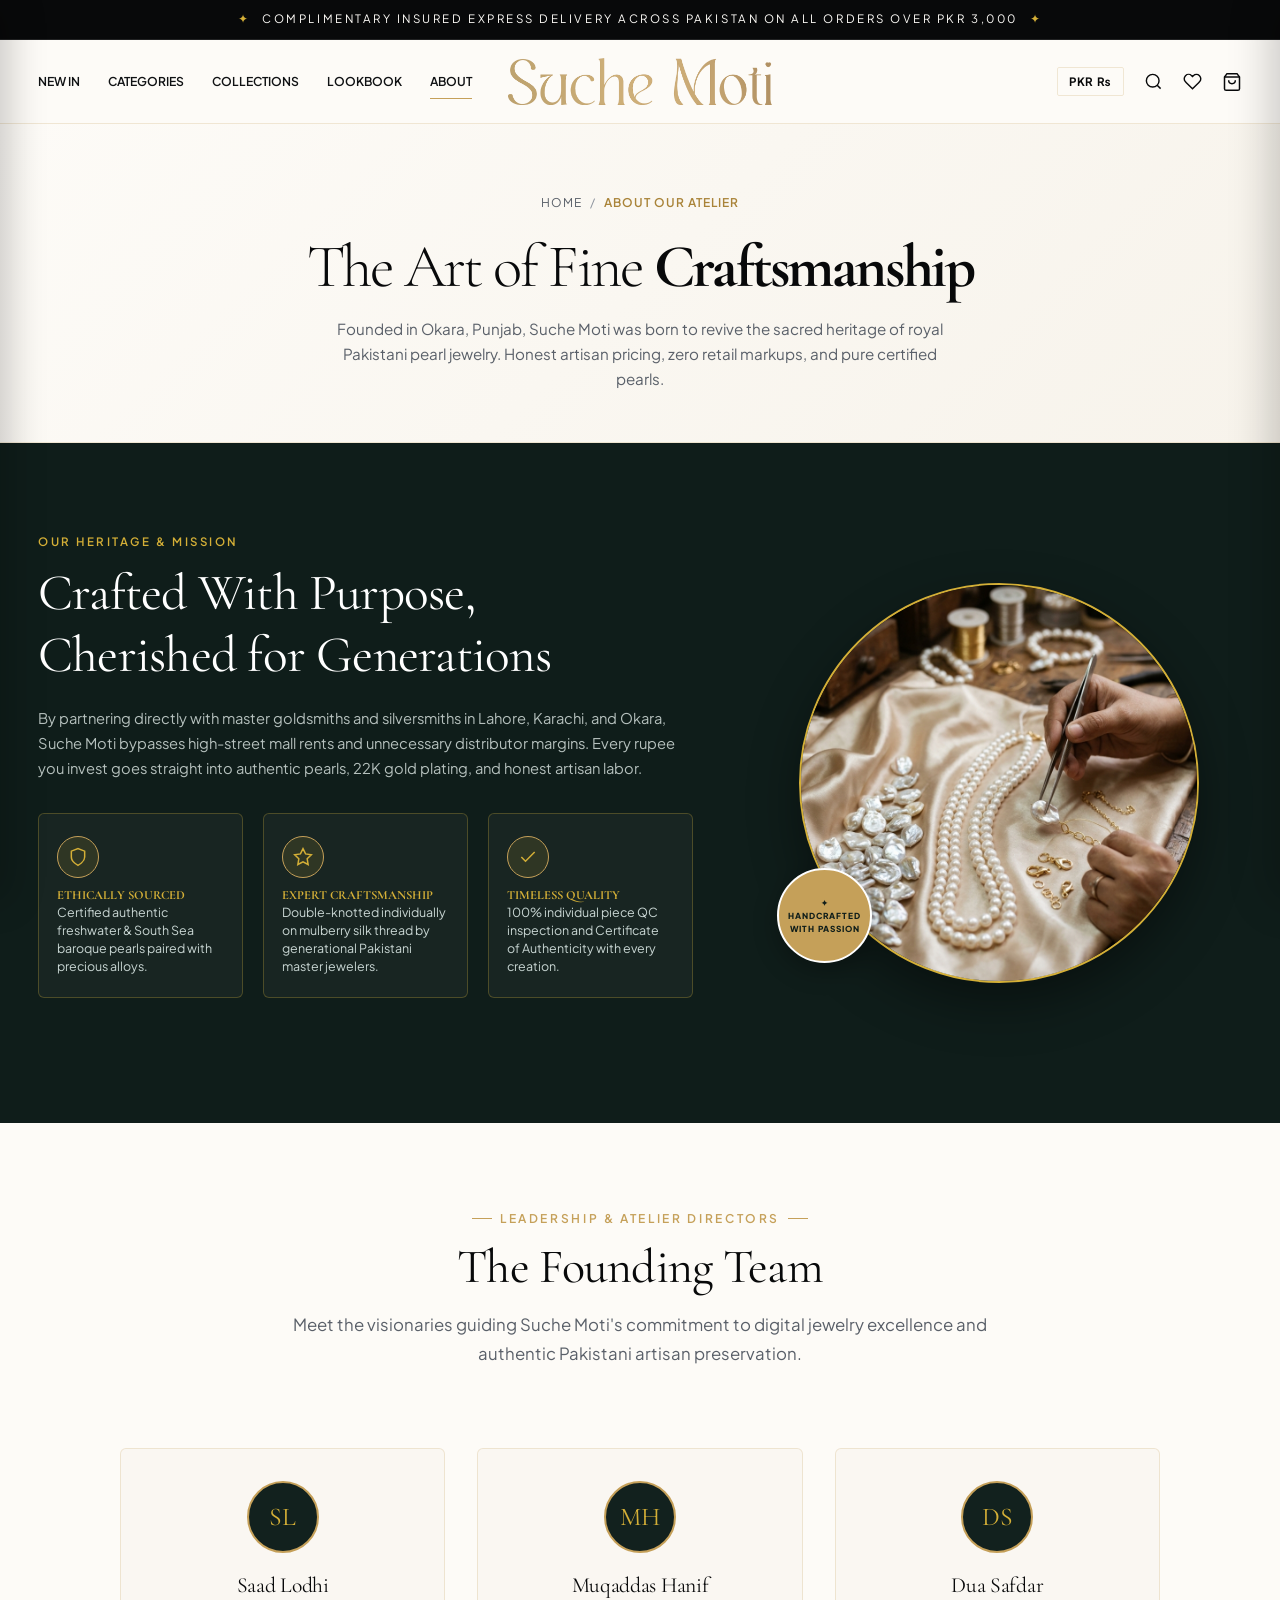
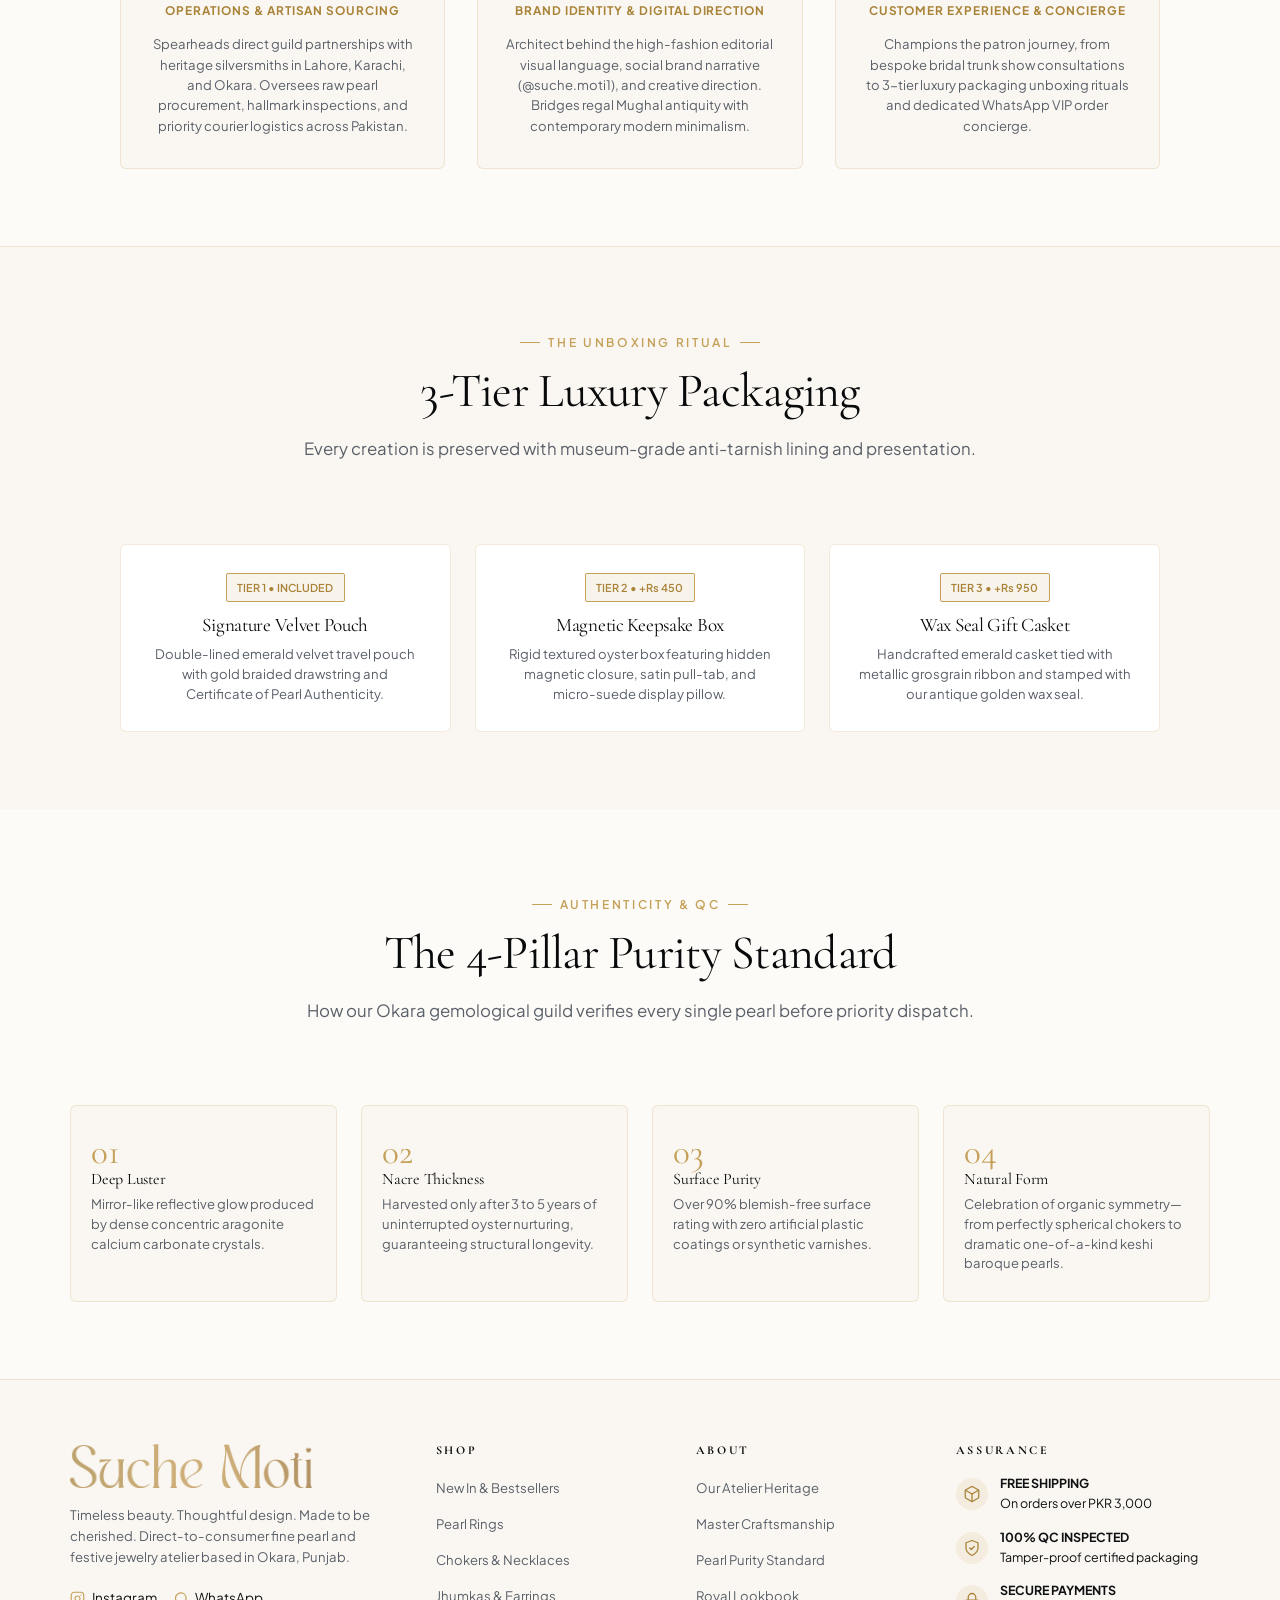
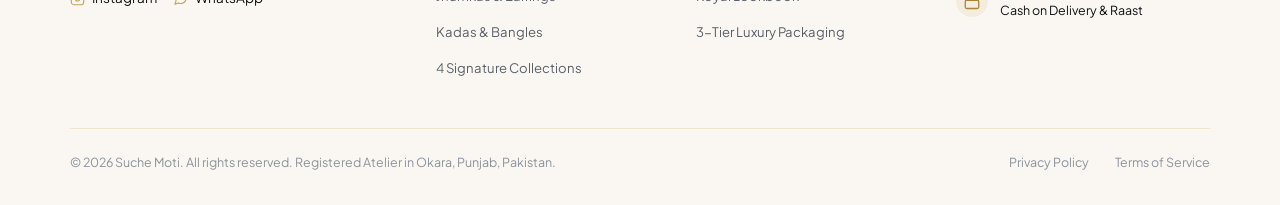
<file: about.html>
<!DOCTYPE html>
<html lang="en">
<head>
  <meta charset="UTF-8">
  <meta name="viewport" content="width=device-width, initial-scale=1.0">
  <title>About Our Atelier — Suche Moti | Heritage, Craftsmanship & Founders</title>
  
  <!-- SEO & Brand Metadata -->
  <meta name="description" content="Learn the story of Suche Moti: authentic direct-to-consumer pearl jewelry atelier based in Okara, Punjab. Founded by Saad Lodhi, Muqaddas Hanif, and Dua Safdar.">
  <meta name="keywords" content="Suche Moti about, Okara pearl jewelry, Saad Lodhi, Muqaddas Hanif, Dua Safdar, Pakistani pearl artisans">

  <!-- Core Stylesheets -->
  <link rel="stylesheet" href="css/variables.css?v=4">
  <link rel="stylesheet" href="css/base.css?v=4">
  <link rel="stylesheet" href="css/animations.css?v=4">
  <link rel="stylesheet" href="css/components.css?v=4">
  <link rel="stylesheet" href="css/main.css?v=4">
</head>
<body>

  <!-- Top Announcement Ticker -->
  <div class="top-ticker" role="region" aria-label="Announcement Bar">
    <div class="top-ticker-text">
      <span class="gold-bullet">✦</span>
      <span>COMPLIMENTARY INSURED EXPRESS DELIVERY ACROSS PAKISTAN ON ALL ORDERS OVER PKR 3,000</span>
      <span class="gold-bullet">✦</span>
    </div>
  </div>

  <!-- Sticky Minimal Navigation -->
  <header class="site-header" id="site-header">
    <div class="container nav-container">
      
      <!-- Mobile Hamburger Button -->
      <button type="button" class="mobile-menu-toggle" id="mobile-menu-toggle" aria-label="Open Navigation Menu">
        <svg width="22" height="22" viewBox="0 0 24 24" fill="none" stroke="currentColor" stroke-width="2">
          <line x1="3" y1="6" x2="21" y2="6"/>
          <line x1="3" y1="12" x2="21" y2="12"/>
          <line x1="3" y1="18" x2="21" y2="18"/>
        </svg>
      </button>

      <!-- Left Navigation Links -->
      <nav class="nav-left-links" aria-label="Main Navigation">
        <a href="new-in.html" class="nav-link">NEW IN</a>
        <a href="categories.html" class="nav-link">CATEGORIES</a>
        <a href="collections.html" class="nav-link">COLLECTIONS</a>
        <a href="lookbook.html" class="nav-link">LOOKBOOK</a>
        <a href="about.html" class="nav-link active">ABOUT</a>
      </nav>

      <!-- Center Brand Logo -->
      <a href="index.html" class="nav-center-logo" aria-label="Suche Moti Home">
        <img src="assets/images/logo-text.png" alt="Suche Moti Fine Jewelry" height="48">
      </a>

      <!-- Right Utility Actions -->
      <div class="nav-right-utilities">
        <button type="button" class="currency-toggle-btn" id="currency-toggle" aria-label="Toggle currency">
          PKR ₨
        </button>

        <button type="button" class="nav-icon-btn" id="search-trigger" aria-label="Search catalog">
          <svg width="19" height="19" viewBox="0 0 24 24" fill="none" stroke="currentColor" stroke-width="1.8">
            <circle cx="11" cy="11" r="8"/>
            <line x1="21" y1="21" x2="16.65" y2="16.65"/>
          </svg>
        </button>

        <button type="button" class="nav-icon-btn" id="wishlist-nav-btn" aria-label="View Wishlist">
          <svg width="19" height="19" viewBox="0 0 24 24" fill="none" stroke="currentColor" stroke-width="1.8">
            <path d="M20.84 4.61a5.5 5.5 0 0 0-7.78 0L12 5.67l-1.06-1.06a5.5 5.5 0 0 0-7.78 7.78l1.06 1.06L12 21.23l7.78-7.78 1.06-1.06a5.5 5.5 0 0 0 0-7.78z"/>
          </svg>
          <span class="nav-badge-count wishlist-badge-count" style="display: none;">0</span>
        </button>

        <button type="button" class="nav-icon-btn" data-action="open-cart" aria-label="Open Shopping Bag">
          <svg width="20" height="20" viewBox="0 0 24 24" fill="none" stroke="currentColor" stroke-width="1.8">
            <path d="M6 2L3 6v14a2 2 0 0 0 2 2h14a2 2 0 0 0 2-2V6l-3-4z"/>
            <line x1="3" y1="6" x2="21" y2="6"/>
            <path d="M16 10a4 4 0 0 1-8 0"/>
          </svg>
          <span class="nav-badge-count cart-badge-count" style="display: none;">0</span>
        </button>
      </div>

    </div>
  </header>

  <!-- Mobile Navigation Drawer -->
  <div class="mobile-nav-backdrop" id="mobile-nav-backdrop"></div>
  <aside class="mobile-nav-drawer" id="mobile-nav-drawer" role="dialog" aria-label="Navigation Menu">
    <div class="mobile-nav-header">
      <img src="assets/images/logo-text.png" alt="Suche Moti" height="34">
      <button type="button" class="mobile-nav-close" id="mobile-nav-close" aria-label="Close menu">
        <svg width="20" height="20" viewBox="0 0 24 24" fill="none" stroke="currentColor" stroke-width="2"><path d="M18 6L6 18M6 6l12 12"/></svg>
      </button>
    </div>
    <div class="mobile-nav-body">
      <nav class="mobile-nav-links">
        <a href="index.html" class="mobile-link">Home</a>
        <a href="new-in.html" class="mobile-link">New In & Best Sellers</a>
        <a href="categories.html" class="mobile-link">Shop By Category (Rings, Necklaces...)</a>
        <a href="collections.html" class="mobile-link">The 4 Collections</a>
        <a href="lookbook.html" class="mobile-link">Royal Lookbook</a>
        <a href="about.html" class="mobile-link active">Our Craftsmanship & Heritage</a>
        <a href="index.html#purity-guide" class="mobile-link">Pearl Purity Standard</a>
      </nav>
      <div class="mobile-nav-footer">
        <div class="mobile-currency-row">
          <span>Currency:</span>
          <button type="button" class="currency-toggle-btn" id="mobile-currency-btn" style="padding: 0.4rem 1rem;">PKR ₨</button>
        </div>
        <p style="font-size: 0.78rem; color: var(--color-slate-400); margin-top: 1rem;">
          Complimentary insured delivery on orders over PKR 3,000 across Pakistan via TCS & Leopards.
        </p>
      </div>
    </div>
  </aside>

  <!-- Page Hero -->
  <main id="main-content">
    <section class="page-hero">
      <div class="container">
        <div class="breadcrumbs">
          <a href="index.html">Home</a>
          <span>/</span>
          <span class="current">About Our Atelier</span>
        </div>
        <h1 class="page-hero-title">
          The Art of Fine <strong>Craftsmanship</strong>
        </h1>
        <p class="page-hero-subtitle">
          Founded in Okara, Punjab, Suche Moti was born to revive the sacred heritage of royal Pakistani pearl jewelry. Honest artisan pricing, zero retail markups, and pure certified pearls.
        </p>
      </div>
    </section>

    <!-- Atelier Story & Craftsmanship -->
    <section class="craftsmanship-section" id="craftsmanship" style="background-color: #0f1d1a; color: #ffffff;">
      <div class="container">
        <div class="craftsmanship-grid">
          
          <div class="reveal-item">
            <span class="craftsmanship-eyebrow">OUR HERITAGE & MISSION</span>
            <h2 class="craftsmanship-title">
              Crafted With Purpose,<br>
              Cherished for Generations
            </h2>
            <p class="craftsmanship-desc">
              By partnering directly with master goldsmiths and silversmiths in Lahore, Karachi, and Okara, Suche Moti bypasses high-street mall rents and unnecessary distributor margins. Every rupee you invest goes straight into authentic pearls, 22K gold plating, and honest artisan labor.
            </p>

            <div class="craftsmanship-boxes-row">
              <div class="craftsmanship-box-card">
                <div class="craftsmanship-box-icon">
                  <svg width="20" height="20" viewBox="0 0 24 24" fill="none" stroke="currentColor" stroke-width="1.8"><path d="M12 22s8-4 8-10V5l-8-3-8 3v7c0 6 8 10 8 10z"/></svg>
                </div>
                <div>
                  <h4 class="craftsmanship-box-title">Ethically Sourced</h4>
                  <p class="craftsmanship-box-desc">Certified authentic freshwater & South Sea baroque pearls paired with precious alloys.</p>
                </div>
              </div>

              <div class="craftsmanship-box-card">
                <div class="craftsmanship-box-icon">
                  <svg width="20" height="20" viewBox="0 0 24 24" fill="none" stroke="currentColor" stroke-width="1.8"><polygon points="12 2 15.09 8.26 22 9.27 17 14.14 18.18 21.02 12 17.77 5.82 21.02 7 14.14 2 9.27 8.91 8.26 12 2"/></svg>
                </div>
                <div>
                  <h4 class="craftsmanship-box-title">Expert Craftsmanship</h4>
                  <p class="craftsmanship-box-desc">Double-knotted individually on mulberry silk thread by generational Pakistani master jewelers.</p>
                </div>
              </div>

              <div class="craftsmanship-box-card">
                <div class="craftsmanship-box-icon">
                  <svg width="20" height="20" viewBox="0 0 24 24" fill="none" stroke="currentColor" stroke-width="1.8"><polyline points="20 6 9 17 4 12"/></svg>
                </div>
                <div>
                  <h4 class="craftsmanship-box-title">Timeless Quality</h4>
                  <p class="craftsmanship-box-desc">100% individual piece QC inspection and Certificate of Authenticity with every creation.</p>
                </div>
              </div>
            </div>
          </div>

          <div class="reveal-item" style="position: relative; display: flex; justify-content: center;">
            <div class="craftsmanship-media-frame">
              <img src="assets/images/collection_pearls.jpg" alt="Master jeweler handcrafting pearls">
            </div>
            <div class="craftsmanship-seal-stamp float-motion">
              <span>✦</span>
              <span>HANDCRAFTED<br>WITH PASSION</span>
            </div>
          </div>

        </div>
      </div>
    </section>

    <!-- The 3 Founders Section -->
    <section style="padding: clamp(3.5rem, 6vw, 6rem) 0; background-color: var(--color-pearl-white);">
      <div class="container">
        
        <div class="section-header reveal-item">
          <span class="section-eyebrow">LEADERSHIP & ATELIER DIRECTORS</span>
          <h2 class="section-title">The Founding Team</h2>
          <p class="section-description">
            Meet the visionaries guiding Suche Moti's commitment to digital jewelry excellence and authentic Pakistani artisan preservation.
          </p>
        </div>

        <div style="display: grid; grid-template-columns: repeat(3, 1fr); gap: 2rem; max-width: 1040px; margin: 0 auto;" class="reveal-item">
          
          <!-- Founder 1: Saad Lodhi -->
          <div style="background: #faf7f2; border: 1px solid var(--color-border-hairline); border-radius: 6px; padding: 2rem 1.75rem; text-align: center;">
            <div style="width: 72px; height: 72px; border-radius: 50%; background: #12211e; color: var(--color-gold-400); font-family: var(--font-serif); font-size: 1.6rem; display: flex; align-items: center; justify-content: center; margin: 0 auto 1.25rem auto; border: 2px solid var(--color-gold-500);">
              SL
            </div>
            <h3 style="font-family: var(--font-serif); font-size: 1.35rem; margin-bottom: 0.25rem;">Saad Lodhi</h3>
            <span style="font-size: 0.74rem; font-weight: 700; color: var(--color-gold-600); text-transform: uppercase; letter-spacing: 0.08em; display: block; margin-bottom: 0.85rem;">Operations & Artisan Sourcing</span>
            <p style="font-size: 0.82rem; color: var(--color-slate-600); line-height: 1.55;">
              Spearheads direct guild partnerships with heritage silversmiths in Lahore, Karachi, and Okara. Oversees raw pearl procurement, hallmark inspections, and priority courier logistics across Pakistan.
            </p>
          </div>

          <!-- Founder 2: Muqaddas Hanif -->
          <div style="background: #faf7f2; border: 1px solid var(--color-border-hairline); border-radius: 6px; padding: 2rem 1.75rem; text-align: center;">
            <div style="width: 72px; height: 72px; border-radius: 50%; background: #12211e; color: var(--color-gold-400); font-family: var(--font-serif); font-size: 1.6rem; display: flex; align-items: center; justify-content: center; margin: 0 auto 1.25rem auto; border: 2px solid var(--color-gold-500);">
              MH
            </div>
            <h3 style="font-family: var(--font-serif); font-size: 1.35rem; margin-bottom: 0.25rem;">Muqaddas Hanif</h3>
            <span style="font-size: 0.74rem; font-weight: 700; color: var(--color-gold-600); text-transform: uppercase; letter-spacing: 0.08em; display: block; margin-bottom: 0.85rem;">Brand Identity & Digital Direction</span>
            <p style="font-size: 0.82rem; color: var(--color-slate-600); line-height: 1.55;">
              Architect behind the high-fashion editorial visual language, social brand narrative (@suche.moti1), and creative direction. Bridges regal Mughal antiquity with contemporary modern minimalism.
            </p>
          </div>

          <!-- Founder 3: Dua Safdar -->
          <div style="background: #faf7f2; border: 1px solid var(--color-border-hairline); border-radius: 6px; padding: 2rem 1.75rem; text-align: center;">
            <div style="width: 72px; height: 72px; border-radius: 50%; background: #12211e; color: var(--color-gold-400); font-family: var(--font-serif); font-size: 1.6rem; display: flex; align-items: center; justify-content: center; margin: 0 auto 1.25rem auto; border: 2px solid var(--color-gold-500);">
              DS
            </div>
            <h3 style="font-family: var(--font-serif); font-size: 1.35rem; margin-bottom: 0.25rem;">Dua Safdar</h3>
            <span style="font-size: 0.74rem; font-weight: 700; color: var(--color-gold-600); text-transform: uppercase; letter-spacing: 0.08em; display: block; margin-bottom: 0.85rem;">Customer Experience & Concierge</span>
            <p style="font-size: 0.82rem; color: var(--color-slate-600); line-height: 1.55;">
              Champions the patron journey, from bespoke bridal trunk show consultations to 3-tier luxury packaging unboxing rituals and dedicated WhatsApp VIP order concierge.
            </p>
          </div>

        </div>

      </div>
    </section>

    <!-- 3-Tier Luxury Packaging Showcase -->
    <section id="packaging" style="padding: clamp(3rem, 6vw, 5rem) 0; background-color: #faf7f2; border-top: 1px solid var(--color-border-hairline);">
      <div class="container">
        
        <div class="section-header reveal-item">
          <span class="section-eyebrow">THE UNBOXING RITUAL</span>
          <h2 class="section-title">3-Tier Luxury Packaging</h2>
          <p class="section-description">
            Every creation is preserved with museum-grade anti-tarnish lining and presentation.
          </p>
        </div>

        <div style="display: grid; grid-template-columns: repeat(3, 1fr); gap: 1.5rem; max-width: 1040px; margin: 0 auto;" class="reveal-item">
          <div style="background: #ffffff; border: 1px solid var(--color-border-hairline); border-radius: 6px; padding: 1.75rem; text-align: center;">
            <span class="badge badge-gold" style="margin-bottom: 0.75rem;">Tier 1 • Included</span>
            <h4 style="font-family: var(--font-serif); font-size: 1.2rem; margin-bottom: 0.5rem;">Signature Velvet Pouch</h4>
            <p style="font-size: 0.82rem; color: var(--color-slate-600); line-height: 1.5;">Double-lined emerald velvet travel pouch with gold braided drawstring and Certificate of Pearl Authenticity.</p>
          </div>

          <div style="background: #ffffff; border: 1px solid var(--color-border-hairline); border-radius: 6px; padding: 1.75rem; text-align: center;">
            <span class="badge badge-gold" style="margin-bottom: 0.75rem;">Tier 2 • +₨ 450</span>
            <h4 style="font-family: var(--font-serif); font-size: 1.2rem; margin-bottom: 0.5rem;">Magnetic Keepsake Box</h4>
            <p style="font-size: 0.82rem; color: var(--color-slate-600); line-height: 1.5;">Rigid textured oyster box featuring hidden magnetic closure, satin pull-tab, and micro-suede display pillow.</p>
          </div>

          <div style="background: #ffffff; border: 1px solid var(--color-border-hairline); border-radius: 6px; padding: 1.75rem; text-align: center;">
            <span class="badge badge-gold" style="margin-bottom: 0.75rem;">Tier 3 • +₨ 950</span>
            <h4 style="font-family: var(--font-serif); font-size: 1.2rem; margin-bottom: 0.5rem;">Wax Seal Gift Casket</h4>
            <p style="font-size: 0.82rem; color: var(--color-slate-600); line-height: 1.5;">Handcrafted emerald casket tied with metallic grosgrain ribbon and stamped with our antique golden wax seal.</p>
          </div>
        </div>

      </div>
    </section>

    <!-- Pearl Purity Standard Matrix -->
    <section id="purity" class="purity-guide-section">
      <div class="container">
        
        <div class="section-header reveal-item">
          <span class="section-eyebrow">AUTHENTICITY & QC</span>
          <h2 class="section-title">The 4-Pillar Purity Standard</h2>
          <p class="section-description">
            How our Okara gemological guild verifies every single pearl before priority dispatch.
          </p>
        </div>

        <div class="pillars-grid">
          <div class="pillar-card reveal-item">
            <span class="pillar-number">01</span>
            <h3 class="pillar-title">Deep Luster</h3>
            <p style="font-size: 0.82rem; color: var(--color-slate-600); line-height: 1.5;">
              Mirror-like reflective glow produced by dense concentric aragonite calcium carbonate crystals.
            </p>
          </div>

          <div class="pillar-card reveal-item">
            <span class="pillar-number">02</span>
            <h3 class="pillar-title">Nacre Thickness</h3>
            <p style="font-size: 0.82rem; color: var(--color-slate-600); line-height: 1.5;">
              Harvested only after 3 to 5 years of uninterrupted oyster nurturing, guaranteeing structural longevity.
            </p>
          </div>

          <div class="pillar-card reveal-item">
            <span class="pillar-number">03</span>
            <h3 class="pillar-title">Surface Purity</h3>
            <p style="font-size: 0.82rem; color: var(--color-slate-600); line-height: 1.5;">
              Over 90% blemish-free surface rating with zero artificial plastic coatings or synthetic varnishes.
            </p>
          </div>

          <div class="pillar-card reveal-item">
            <span class="pillar-number">04</span>
            <h3 class="pillar-title">Natural Form</h3>
            <p style="font-size: 0.82rem; color: var(--color-slate-600); line-height: 1.5;">
              Celebration of organic symmetry—from perfectly spherical chokers to dramatic one-of-a-kind keshi baroque pearls.
            </p>
          </div>
        </div>

      </div>
    </section>
  </main>

  <!-- Luxury Professional Footer -->
  <footer class="site-footer">
    <div class="container">
      <div class="footer-top-grid">
        <div>
          <img src="assets/images/logo-text.png" alt="Suche Moti" class="footer-brand-logo">
          <p class="footer-brand-tagline">
            Timeless beauty. Thoughtful design. Made to be cherished. Direct-to-consumer fine pearl and festive jewelry atelier based in Okara, Punjab.
          </p>
          <div class="footer-social-links">
            <a href="https://www.instagram.com/suche.moti1/" target="_blank" rel="noopener noreferrer" aria-label="Suche Moti Instagram">
              <svg width="15" height="15" viewBox="0 0 24 24" fill="none" stroke="currentColor" stroke-width="1.8" stroke-linecap="round" stroke-linejoin="round" aria-hidden="true"><rect x="2" y="2" width="20" height="20" rx="5" ry="5"></rect><path d="M16 11.37A4 4 0 1 1 12.63 8 4 4 0 0 1 16 11.37z"></path><line x1="17.5" y1="6.5" x2="17.51" y2="6.5"></line></svg>
              <span>Instagram</span>
            </a>
            <a href="https://wa.me/923000000000" target="_blank" rel="noopener noreferrer" aria-label="Suche Moti WhatsApp Concierge">
              <svg width="15" height="15" viewBox="0 0 24 24" fill="none" stroke="currentColor" stroke-width="1.8" stroke-linecap="round" stroke-linejoin="round" aria-hidden="true"><path d="M21 11.5a8.38 8.38 0 0 1-.9 3.8 8.5 8.5 0 0 1-7.6 4.7 8.38 8.38 0 0 1-3.8-.9L3 21l1.9-5.7a8.38 8.38 0 0 1-.9-3.8 8.5 8.5 0 0 1 4.7-7.6 8.38 8.38 0 0 1 3.8-.9h.5a8.48 8.48 0 0 1 8 8v.5z"></path></svg>
              <span>WhatsApp</span>
            </a>
          </div>
        </div>

        <div>
          <h4 class="footer-heading">SHOP</h4>
          <ul class="footer-links-list">
            <li><a href="new-in.html">New In & Bestsellers</a></li>
            <li><a href="categories.html?type=rings">Pearl Rings</a></li>
            <li><a href="categories.html?type=necklaces">Chokers & Necklaces</a></li>
            <li><a href="categories.html?type=earrings">Jhumkas & Earrings</a></li>
            <li><a href="categories.html?type=bracelets">Kadas & Bangles</a></li>
            <li><a href="collections.html">4 Signature Collections</a></li>
          </ul>
        </div>

        <div>
          <h4 class="footer-heading">ABOUT</h4>
          <ul class="footer-links-list">
            <li><a href="about.html">Our Atelier Heritage</a></li>
            <li><a href="about.html#craftsmanship">Master Craftsmanship</a></li>
            <li><a href="about.html#purity">Pearl Purity Standard</a></li>
            <li><a href="lookbook.html">Royal Lookbook</a></li>
            <li><a href="about.html#packaging">3-Tier Luxury Packaging</a></li>
          </ul>
        </div>

        <div>
          <h4 class="footer-heading">ASSURANCE</h4>
          <div class="footer-assurances">
            <div class="assurance-item">
              <span class="assurance-icon" aria-hidden="true">
                <svg width="18" height="18" viewBox="0 0 24 24" fill="none" stroke="currentColor" stroke-width="1.7" stroke-linecap="round" stroke-linejoin="round"><path d="M21 16V8a2 2 0 0 0-1-1.73l-7-4a2 2 0 0 0-2 0l-7 4A2 2 0 0 0 3 8v8a2 2 0 0 0 1 1.73l7 4a2 2 0 0 0 2 0l7-4A2 2 0 0 0 21 16z"></path><polyline points="3.27 6.96 12 12.01 20.73 6.96"></polyline><line x1="12" y1="22.08" x2="12" y2="12"></line></svg>
              </span>
              <span><strong>FREE SHIPPING</strong><br>On orders over PKR 3,000</span>
            </div>
            <div class="assurance-item">
              <span class="assurance-icon" aria-hidden="true">
                <svg width="18" height="18" viewBox="0 0 24 24" fill="none" stroke="currentColor" stroke-width="1.7" stroke-linecap="round" stroke-linejoin="round"><path d="M12 22s8-4 8-10V5l-8-3-8 3v7c0 6 8 10 8 10z"></path><polyline points="9 12 11 14 15 10"></polyline></svg>
              </span>
              <span><strong>100% QC INSPECTED</strong><br>Tamper-proof certified packaging</span>
            </div>
            <div class="assurance-item">
              <span class="assurance-icon" aria-hidden="true">
                <svg width="18" height="18" viewBox="0 0 24 24" fill="none" stroke="currentColor" stroke-width="1.7" stroke-linecap="round" stroke-linejoin="round"><rect x="3" y="11" width="18" height="11" rx="2" ry="2"></rect><path d="M7 11V7a5 5 0 0 1 10 0v4"></path></svg>
              </span>
              <span><strong>SECURE PAYMENTS</strong><br>Cash on Delivery &amp; Raast</span>
            </div>
          </div>
        </div>
      </div>

      <div class="footer-bottom-bar">
        <div>
          &copy; 2026 Suche Moti. All rights reserved. Registered Atelier in Okara, Punjab, Pakistan.
        </div>
        <div>
          <a href="#" style="color: inherit; text-decoration: none; margin-right: 1.5rem;">Privacy Policy</a>
          <a href="#" style="color: inherit; text-decoration: none;">Terms of Service</a>
        </div>
      </div>
    </div>
  </footer>

  <!-- Slide-out Cart Drawer -->
  <div class="drawer-backdrop" id="drawer-backdrop"></div>
  <aside class="cart-drawer" id="cart-drawer" role="dialog" aria-label="Shopping Bag">
    <div class="cart-header">
      <div class="cart-title-wrap">
        <h3 class="cart-title">Your Bag</h3>
        <span class="cart-count-pill" id="cart-header-count">(0 Pieces)</span>
      </div>
      <button type="button" class="drawer-close-btn" data-action="close-cart" aria-label="Close Bag">
        <svg width="20" height="20" viewBox="0 0 24 24" fill="none" stroke="currentColor" stroke-width="2"><path d="M18 6L6 18M6 6l12 12"/></svg>
      </button>
    </div>

    <div class="shipping-meter-wrap">
      <p class="shipping-meter-text" id="shipping-meter-msg">
        Add <strong>₨ 3,000</strong> more for <strong>Complimentary Nationwide Delivery</strong>!
      </p>
      <div class="shipping-progress-bar">
        <div class="shipping-progress-fill" id="shipping-meter-fill"></div>
      </div>
    </div>

    <div class="cart-body">
      <div id="cart-items-list"></div>
      <div class="cart-packaging-module">
        <h4 class="packaging-title">Choose Luxury Presentation</h4>
        <div class="packaging-options-grid">
          <label class="packaging-option-card active">
            <input type="radio" name="packaging_tier" value="standard" checked>
            <div class="packaging-card-content">
              <strong>Signature Velvet Pouch</strong>
              <span>Complimentary</span>
            </div>
          </label>
          <label class="packaging-option-card">
            <input type="radio" name="packaging_tier" value="premium">
            <div class="packaging-card-content">
              <strong>Magnetic Keepsake Box</strong>
              <span>+₨ 450</span>
            </div>
          </label>
          <label class="packaging-option-card">
            <input type="radio" name="packaging_tier" value="gift">
            <div class="packaging-card-content">
              <strong>Wax Seal Gift Casket</strong>
              <span>+₨ 950</span>
            </div>
          </label>
        </div>
      </div>

      <div class="promo-code-wrap">
        <input type="text" id="promo-code-input" placeholder="Promo code (Try SUCHE10)" class="promo-input">
        <button type="button" id="apply-promo-btn" class="promo-btn">Apply</button>
      </div>
    </div>

    <div class="cart-footer">
      <div class="cart-totals-row">
        <span>Subtotal</span>
        <span id="cart-subtotal">₨ 0</span>
      </div>
      <div class="cart-totals-row" id="cart-discount-row" style="display: none; color: var(--color-gold-600);">
        <span>VIP Privilege (10%)</span>
        <span id="cart-discount">-₨ 0</span>
      </div>
      <div class="cart-totals-row">
        <span>Insured Courier Delivery</span>
        <span id="cart-shipping">₨ 250</span>
      </div>
      <div class="cart-totals-row grand-total">
        <span>Total</span>
        <span id="cart-grand-total">₨ 0</span>
      </div>
      <button type="button" class="btn btn-gold cart-checkout-btn" id="cart-checkout-btn">
        Proceed to Secure Checkout
      </button>
    </div>
  </aside>

  <!-- Simulated Checkout Modal -->
  <div class="modal-backdrop" id="checkout-modal" role="dialog" aria-modal="true" aria-label="Simulated Checkout">
    <div class="checkout-dialog modal-spring">
      <button type="button" class="modal-close-btn" id="checkout-close" aria-label="Close Checkout">
        <svg width="20" height="20" viewBox="0 0 24 24" fill="none" stroke="currentColor" stroke-width="2"><path d="M18 6L6 18M6 6l12 12"/></svg>
      </button>

      <span class="section-eyebrow">FINAL STEP</span>
      <h3 style="font-family: var(--font-serif); font-size: 1.8rem; margin-bottom: 0.5rem;">Complete Your Order</h3>
      <p style="font-size: 0.85rem; color: var(--color-slate-600); margin-bottom: 1.5rem;">
        Enjoy complimentary insured delivery across Pakistan via TCS or Leopards Courier.
      </p>

      <form id="checkout-form" style="display: flex; flex-direction: column; gap: 1rem;">
        <div>
          <label style="display: block; font-size: 0.75rem; text-transform: uppercase; font-weight: 600; margin-bottom: 0.35rem;" for="checkout-name">Full Name *</label>
          <input type="text" id="checkout-name" required placeholder="e.g. Fatima Ali" style="width: 100%; padding: 0.75rem; border: 1px solid var(--color-border-hairline); border-radius: 2px;">
        </div>

        <div class="checkout-grid-2col" style="display: grid; grid-template-columns: 1fr 1fr; gap: 1rem;">
          <div>
            <label style="display: block; font-size: 0.75rem; text-transform: uppercase; font-weight: 600; margin-bottom: 0.35rem;" for="checkout-phone">WhatsApp Phone *</label>
            <input type="tel" id="checkout-phone" required placeholder="0300-1234567" style="width: 100%; padding: 0.75rem; border: 1px solid var(--color-border-hairline); border-radius: 2px;">
          </div>
          <div>
            <label style="display: block; font-size: 0.75rem; text-transform: uppercase; font-weight: 600; margin-bottom: 0.35rem;" for="checkout-city">City *</label>
            <input type="text" id="checkout-city" required placeholder="Lahore / Karachi / Okara" style="width: 100%; padding: 0.75rem; border: 1px solid var(--color-border-hairline); border-radius: 2px;">
          </div>
        </div>

        <div>
          <label style="display: block; font-size: 0.75rem; text-transform: uppercase; font-weight: 600; margin-bottom: 0.35rem;" for="checkout-address">Delivery Address *</label>
          <textarea id="checkout-address" required rows="2" placeholder="House/Apartment #, Street, Sector" style="width: 100%; padding: 0.75rem; border: 1px solid var(--color-border-hairline); border-radius: 2px;"></textarea>
        </div>

        <div>
          <label style="display: block; font-size: 0.75rem; text-transform: uppercase; font-weight: 600; margin-bottom: 0.5rem;">Select Payment Method</label>
          <div style="display: flex; flex-direction: column; gap: 0.5rem; font-size: 0.85rem;">
            <label style="display: flex; align-items: center; gap: 0.75rem; padding: 0.65rem; border: 1px solid var(--color-border-hairline); cursor: pointer;">
              <input type="radio" name="payment_method" value="Cash on Delivery (COD)" checked>
              <span><strong>Cash on Delivery (COD)</strong> — Pay to TCS/Leopards Courier at your doorstep</span>
            </label>
            <label style="display: flex; align-items: center; gap: 0.75rem; padding: 0.65rem; border: 1px solid var(--color-border-hairline); cursor: pointer;">
              <input type="radio" name="payment_method" value="Direct Bank Transfer / Raast">
              <span><strong>Direct Bank Transfer / Raast</strong> — Instant WhatsApp receipt verification</span>
            </label>
            <label style="display: flex; align-items: center; gap: 0.75rem; padding: 0.65rem; border: 1px solid var(--color-border-hairline); cursor: pointer;">
              <input type="radio" name="payment_method" value="Visa / Mastercard">
              <span><strong>Debit / Credit Card (Visa / Mastercard)</strong></span>
            </label>
          </div>
        </div>

        <button type="submit" class="btn btn-solid-gold" style="margin-top: 1rem; padding: 1rem;">
          Confirm Order & Generate Tracking
        </button>
      </form>
    </div>
  </div>

  <!-- Order Success Modal -->
  <div class="modal-backdrop" id="order-success-modal" role="dialog" aria-modal="true" aria-label="Order Placed Successfully">
    <div class="order-success-dialog modal-spring">
      <div style="width: 60px; height: 60px; background: rgba(197, 160, 89, 0.15); color: var(--color-gold-600); border-radius: 50%; display: flex; align-items: center; justify-content: center; margin: 0 auto 1.5rem auto;">
        <svg width="32" height="32" viewBox="0 0 24 24" fill="none" stroke="currentColor" stroke-width="2.5"><polyline points="20 6 9 17 4 12"/></svg>
      </div>
      <span class="badge badge-gold" style="margin-bottom: 0.75rem;">Order Confirmed</span>
      <h3 style="font-family: var(--font-serif); font-size: 2rem; margin-bottom: 0.75rem;">Pure Elegance Is On Its Way</h3>
      <p style="font-size: 0.9rem; color: var(--color-slate-600); margin-bottom: 1.5rem;">
        Thank you, <strong id="success-client-name">Valued Patron</strong>. Your order is now being QC-inspected in our Okara atelier and prepared for priority dispatch to <strong id="success-order-city">Pakistan</strong> via TCS Express.
      </p>
      <div style="background: var(--color-pearl-cream); padding: 1rem; border-radius: 2px; font-size: 0.8rem; margin-bottom: 1.5rem; text-align: left;">
        <div><strong>Payment Type:</strong> <span id="success-payment-type">CASH ON DELIVERY</span></div>
        <div style="margin-top: 0.35rem;"><strong>Tracking Partner:</strong> TCS Express / Leopards Courier</div>
        <div style="margin-top: 0.35rem;"><strong>Inclusions:</strong> Velvet Pouch, Certificate of Authenticity</div>
      </div>
      <button type="button" class="btn btn-obsidian" onclick="document.getElementById('order-success-modal').classList.remove('active');">
        Return to Atelier Collection
      </button>
    </div>
  </div>

  <!-- Search Modal -->
  <div class="modal-backdrop" id="search-modal" role="dialog" aria-modal="true" aria-label="Search Catalog">
    <div class="search-dialog modal-spring">
      <div style="display: flex; justify-content: space-between; align-items: center; margin-bottom: 1.5rem;">
        <h4 style="font-family: var(--font-serif); font-size: 1.6rem;">Search The Vault</h4>
        <button type="button" class="modal-close-btn" id="search-close" aria-label="Close search" style="position: static;">
          <svg width="20" height="20" viewBox="0 0 24 24" fill="none" stroke="currentColor" stroke-width="2"><path d="M18 6L6 18M6 6l12 12"/></svg>
        </button>
      </div>
      <div style="position: relative;">
        <input type="text" id="search-input" placeholder="Search by name, baroque, choker, kada, pearl grade..." style="width: 100%; padding: 1rem 1.25rem; font-size: 1rem; border: 1px solid var(--color-border-hairline); border-radius: 2px; outline: none;">
      </div>
      <p style="font-size: 0.75rem; color: var(--color-slate-400); margin-top: 0.75rem;">
        Tip: Try typing "baroque", "choker", "jhumka", "kada", or "rings".
      </p>
    </div>
  </div>

  <div id="toast-container" aria-live="polite"></div>

  <!-- Core JavaScript Modules -->
  <script src="js/products-data.js?v=4"></script>
  <script src="js/cart.js?v=4"></script>
  <script src="js/wishlist.js?v=4"></script>
  <script src="js/quickview.js?v=4"></script>
  <script src="js/lookbook.js?v=4"></script>
  <script src="js/app.js?v=4"></script>

  <script>
    document.addEventListener('DOMContentLoaded', () => {
      if (window.App) window.App.init();
    });
  </script>
</body>
</html>
</file>
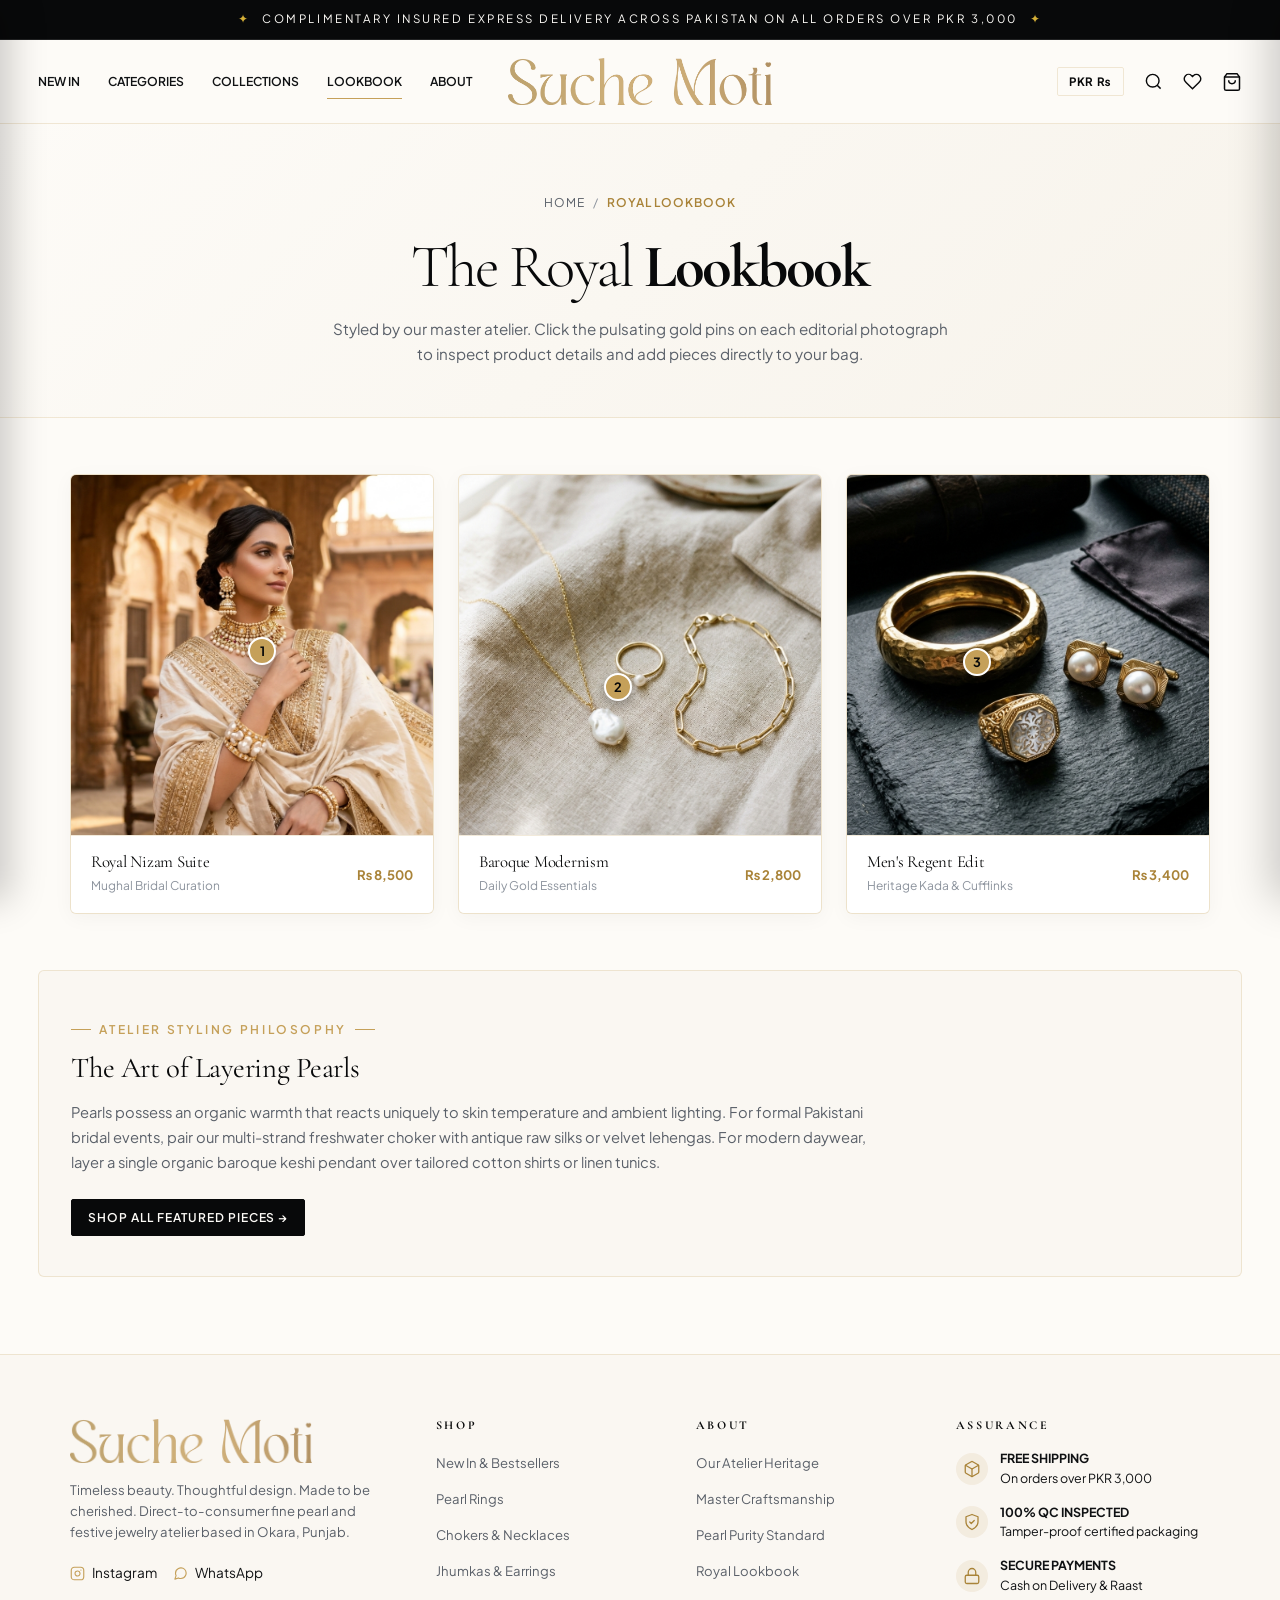
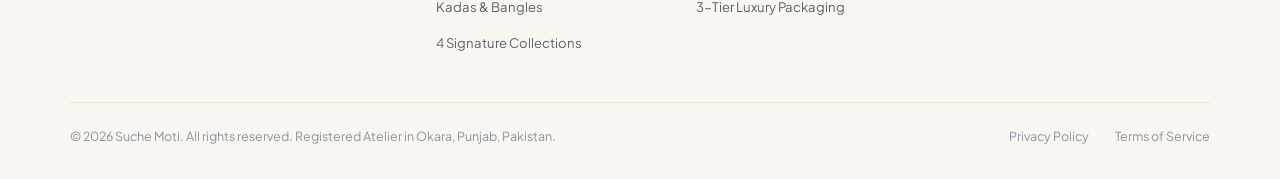
<file: lookbook.html>
<!DOCTYPE html>
<html lang="en">
<head>
  <meta charset="UTF-8">
  <meta name="viewport" content="width=device-width, initial-scale=1.0">
  <title>Royal Lookbook — Suche Moti | Shop The Editorial Looks</title>
  
  <!-- SEO & Brand Metadata -->
  <meta name="description" content="Shop the Suche Moti Royal Lookbook. Click interactive pins on curated bridal and daily jewelry looks to add authentic pearl pieces directly to your bag.">
  <meta name="keywords" content="pearl jewelry lookbook, bridal styling, Pakistani royal choker, baroque pearl look, Suche Moti editorial">

  <!-- Core Stylesheets -->
  <link rel="stylesheet" href="css/variables.css?v=4">
  <link rel="stylesheet" href="css/base.css?v=4">
  <link rel="stylesheet" href="css/animations.css?v=4">
  <link rel="stylesheet" href="css/components.css?v=4">
  <link rel="stylesheet" href="css/main.css?v=4">
</head>
<body>

  <!-- Top Announcement Ticker -->
  <div class="top-ticker" role="region" aria-label="Announcement Bar">
    <div class="top-ticker-text">
      <span class="gold-bullet">✦</span>
      <span>COMPLIMENTARY INSURED EXPRESS DELIVERY ACROSS PAKISTAN ON ALL ORDERS OVER PKR 3,000</span>
      <span class="gold-bullet">✦</span>
    </div>
  </div>

  <!-- Sticky Minimal Navigation -->
  <header class="site-header" id="site-header">
    <div class="container nav-container">
      
      <!-- Mobile Hamburger Button -->
      <button type="button" class="mobile-menu-toggle" id="mobile-menu-toggle" aria-label="Open Navigation Menu">
        <svg width="22" height="22" viewBox="0 0 24 24" fill="none" stroke="currentColor" stroke-width="2">
          <line x1="3" y1="6" x2="21" y2="6"/>
          <line x1="3" y1="12" x2="21" y2="12"/>
          <line x1="3" y1="18" x2="21" y2="18"/>
        </svg>
      </button>

      <!-- Left Navigation Links -->
      <nav class="nav-left-links" aria-label="Main Navigation">
        <a href="new-in.html" class="nav-link">NEW IN</a>
        <a href="categories.html" class="nav-link">CATEGORIES</a>
        <a href="collections.html" class="nav-link">COLLECTIONS</a>
        <a href="lookbook.html" class="nav-link active">LOOKBOOK</a>
        <a href="about.html" class="nav-link">ABOUT</a>
      </nav>

      <!-- Center Brand Logo -->
      <a href="index.html" class="nav-center-logo" aria-label="Suche Moti Home">
        <img src="assets/images/logo-text.png" alt="Suche Moti Fine Jewelry" height="48">
      </a>

      <!-- Right Utility Actions -->
      <div class="nav-right-utilities">
        <button type="button" class="currency-toggle-btn" id="currency-toggle" aria-label="Toggle currency">
          PKR ₨
        </button>

        <button type="button" class="nav-icon-btn" id="search-trigger" aria-label="Search catalog">
          <svg width="19" height="19" viewBox="0 0 24 24" fill="none" stroke="currentColor" stroke-width="1.8">
            <circle cx="11" cy="11" r="8"/>
            <line x1="21" y1="21" x2="16.65" y2="16.65"/>
          </svg>
        </button>

        <button type="button" class="nav-icon-btn" id="wishlist-nav-btn" aria-label="View Wishlist">
          <svg width="19" height="19" viewBox="0 0 24 24" fill="none" stroke="currentColor" stroke-width="1.8">
            <path d="M20.84 4.61a5.5 5.5 0 0 0-7.78 0L12 5.67l-1.06-1.06a5.5 5.5 0 0 0-7.78 7.78l1.06 1.06L12 21.23l7.78-7.78 1.06-1.06a5.5 5.5 0 0 0 0-7.78z"/>
          </svg>
          <span class="nav-badge-count wishlist-badge-count" style="display: none;">0</span>
        </button>

        <button type="button" class="nav-icon-btn" data-action="open-cart" aria-label="Open Shopping Bag">
          <svg width="20" height="20" viewBox="0 0 24 24" fill="none" stroke="currentColor" stroke-width="1.8">
            <path d="M6 2L3 6v14a2 2 0 0 0 2 2h14a2 2 0 0 0 2-2V6l-3-4z"/>
            <line x1="3" y1="6" x2="21" y2="6"/>
            <path d="M16 10a4 4 0 0 1-8 0"/>
          </svg>
          <span class="nav-badge-count cart-badge-count" style="display: none;">0</span>
        </button>
      </div>

    </div>
  </header>

  <!-- Mobile Navigation Drawer -->
  <div class="mobile-nav-backdrop" id="mobile-nav-backdrop"></div>
  <aside class="mobile-nav-drawer" id="mobile-nav-drawer" role="dialog" aria-label="Navigation Menu">
    <div class="mobile-nav-header">
      <img src="assets/images/logo-text.png" alt="Suche Moti" height="34">
      <button type="button" class="mobile-nav-close" id="mobile-nav-close" aria-label="Close menu">
        <svg width="20" height="20" viewBox="0 0 24 24" fill="none" stroke="currentColor" stroke-width="2"><path d="M18 6L6 18M6 6l12 12"/></svg>
      </button>
    </div>
    <div class="mobile-nav-body">
      <nav class="mobile-nav-links">
        <a href="index.html" class="mobile-link">Home</a>
        <a href="new-in.html" class="mobile-link">New In & Best Sellers</a>
        <a href="categories.html" class="mobile-link">Shop By Category (Rings, Necklaces...)</a>
        <a href="collections.html" class="mobile-link">The 4 Collections</a>
        <a href="lookbook.html" class="mobile-link active">Royal Lookbook</a>
        <a href="about.html" class="mobile-link">Our Craftsmanship & Heritage</a>
        <a href="index.html#purity-guide" class="mobile-link">Pearl Purity Standard</a>
      </nav>
      <div class="mobile-nav-footer">
        <div class="mobile-currency-row">
          <span>Currency:</span>
          <button type="button" class="currency-toggle-btn" id="mobile-currency-btn" style="padding: 0.4rem 1rem;">PKR ₨</button>
        </div>
        <p style="font-size: 0.78rem; color: var(--color-slate-400); margin-top: 1rem;">
          Complimentary insured delivery on orders over PKR 3,000 across Pakistan via TCS & Leopards.
        </p>
      </div>
    </div>
  </aside>

  <!-- Page Hero -->
  <main id="main-content">
    <section class="page-hero">
      <div class="container">
        <div class="breadcrumbs">
          <a href="index.html">Home</a>
          <span>/</span>
          <span class="current">Royal Lookbook</span>
        </div>
        <h1 class="page-hero-title">
          The Royal <strong>Lookbook</strong>
        </h1>
        <p class="page-hero-subtitle">
          Styled by our master atelier. Click the pulsating gold pins on each editorial photograph to inspect product details and add pieces directly to your bag.
        </p>
      </div>
    </section>

    <!-- Interactive Lookbook Showcase -->
    <section class="lookbook-section" style="padding-top: 3.5rem;">
      <div class="container">
        
        <div class="lookbook-3col-grid reveal-item">
          
          <!-- Look 1: Royal Nizam Bridal Suite -->
          <div class="lookbook-card">
            <div class="lookbook-media-wrap luster-sheen-target">
              <img src="assets/images/lookbook.jpg" alt="The Royal Nizam Bridal Look" loading="lazy">
              <div class="hotspot-node" style="top: 45%; left: 49%;">
                <button type="button" class="hotspot-pin" aria-label="Inspect Royal Nizam Choker">1</button>
                <div class="hotspot-card">
                  <h4 class="hotspot-card-title">The Royal Nizam Choker</h4>
                  <p class="hotspot-card-price">₨ 8,500 <span style="font-size: 0.75rem; color: var(--color-slate-400);">(~$31 USD)</span></p>
                  <button type="button" class="btn btn-obsidian btn-sm hotspot-add-btn" data-product-id="sm-001">Add to Bag</button>
                </div>
              </div>
            </div>
            <div class="lookbook-card-footer">
              <div>
                <h4 class="lookbook-look-title">Royal Nizam Suite</h4>
                <span style="font-size: 0.75rem; color: var(--color-slate-400);">Mughal Bridal Curation</span>
              </div>
              <span class="lookbook-look-price">₨ 8,500</span>
            </div>
          </div>

          <!-- Look 2: Daily Keshi Modernism -->
          <div class="lookbook-card">
            <div class="lookbook-media-wrap luster-sheen-target">
              <img src="assets/images/collection_daily.jpg" alt="Daily Minimalist Keshi Look" loading="lazy">
              <div class="hotspot-node" style="top: 55%; left: 40%;">
                <button type="button" class="hotspot-pin" aria-label="Inspect Baroque Keshi Pendant">2</button>
                <div class="hotspot-card">
                  <h4 class="hotspot-card-title">Baroque Keshi Pendant</h4>
                  <p class="hotspot-card-price">₨ 2,800 <span style="font-size: 0.75rem; color: var(--color-slate-400);">(~$10 USD)</span></p>
                  <button type="button" class="btn btn-obsidian btn-sm hotspot-add-btn" data-product-id="sm-002">Add to Bag</button>
                </div>
              </div>
            </div>
            <div class="lookbook-card-footer">
              <div>
                <h4 class="lookbook-look-title">Baroque Modernism</h4>
                <span style="font-size: 0.75rem; color: var(--color-slate-400);">Daily Gold Essentials</span>
              </div>
              <span class="lookbook-look-price">₨ 2,800</span>
            </div>
          </div>

          <!-- Look 3: Men's Regent Heritage -->
          <div class="lookbook-card">
            <div class="lookbook-media-wrap luster-sheen-target">
              <img src="assets/images/collection_mens.jpg" alt="Men's Regent Heritage Look" loading="lazy">
              <div class="hotspot-node" style="top: 48%; left: 32%;">
                <button type="button" class="hotspot-pin" aria-label="Inspect Zuljanah Kada">3</button>
                <div class="hotspot-card">
                  <h4 class="hotspot-card-title">Zuljanah Sculptural Kada</h4>
                  <p class="hotspot-card-price">₨ 3,400 <span style="font-size: 0.75rem; color: var(--color-slate-400);">(~$12 USD)</span></p>
                  <button type="button" class="btn btn-obsidian btn-sm hotspot-add-btn" data-product-id="sm-004">Add to Bag</button>
                </div>
              </div>
            </div>
            <div class="lookbook-card-footer">
              <div>
                <h4 class="lookbook-look-title">Men's Regent Edit</h4>
                <span style="font-size: 0.75rem; color: var(--color-slate-400);">Heritage Kada & Cufflinks</span>
              </div>
              <span class="lookbook-look-price">₨ 3,400</span>
            </div>
          </div>

        </div>

        <!-- Styling & Wardrobe Notes Box -->
        <div style="margin-top: 3.5rem; background: #faf7f2; border: 1px solid var(--color-border-hairline); border-radius: 6px; padding: 2.5rem 2rem;">
          <span class="section-eyebrow">ATELIER STYLING PHILOSOPHY</span>
          <h3 style="font-family: var(--font-serif); font-size: 1.8rem; margin-bottom: 1rem;">The Art of Layering Pearls</h3>
          <p style="font-size: 0.92rem; color: var(--color-slate-600); line-height: 1.7; max-width: 800px; margin-bottom: 1.5rem;">
            Pearls possess an organic warmth that reacts uniquely to skin temperature and ambient lighting. For formal Pakistani bridal events, pair our multi-strand freshwater choker with antique raw silks or velvet lehengas. For modern daywear, layer a single organic baroque keshi pendant over tailored cotton shirts or linen tunics.
          </p>
          <a href="new-in.html" class="btn btn-obsidian btn-sm">Shop All Featured Pieces &rarr;</a>
        </div>

      </div>
    </section>
  </main>

  <!-- Luxury Professional Footer -->
  <footer class="site-footer">
    <div class="container">
      <div class="footer-top-grid">
        <div>
          <img src="assets/images/logo-text.png" alt="Suche Moti" class="footer-brand-logo">
          <p class="footer-brand-tagline">
            Timeless beauty. Thoughtful design. Made to be cherished. Direct-to-consumer fine pearl and festive jewelry atelier based in Okara, Punjab.
          </p>
          <div class="footer-social-links">
            <a href="https://www.instagram.com/suche.moti1/" target="_blank" rel="noopener noreferrer" aria-label="Suche Moti Instagram">
              <svg width="15" height="15" viewBox="0 0 24 24" fill="none" stroke="currentColor" stroke-width="1.8" stroke-linecap="round" stroke-linejoin="round" aria-hidden="true"><rect x="2" y="2" width="20" height="20" rx="5" ry="5"></rect><path d="M16 11.37A4 4 0 1 1 12.63 8 4 4 0 0 1 16 11.37z"></path><line x1="17.5" y1="6.5" x2="17.51" y2="6.5"></line></svg>
              <span>Instagram</span>
            </a>
            <a href="https://wa.me/923000000000" target="_blank" rel="noopener noreferrer" aria-label="Suche Moti WhatsApp Concierge">
              <svg width="15" height="15" viewBox="0 0 24 24" fill="none" stroke="currentColor" stroke-width="1.8" stroke-linecap="round" stroke-linejoin="round" aria-hidden="true"><path d="M21 11.5a8.38 8.38 0 0 1-.9 3.8 8.5 8.5 0 0 1-7.6 4.7 8.38 8.38 0 0 1-3.8-.9L3 21l1.9-5.7a8.38 8.38 0 0 1-.9-3.8 8.5 8.5 0 0 1 4.7-7.6 8.38 8.38 0 0 1 3.8-.9h.5a8.48 8.48 0 0 1 8 8v.5z"></path></svg>
              <span>WhatsApp</span>
            </a>
          </div>
        </div>

        <div>
          <h4 class="footer-heading">SHOP</h4>
          <ul class="footer-links-list">
            <li><a href="new-in.html">New In & Bestsellers</a></li>
            <li><a href="categories.html?type=rings">Pearl Rings</a></li>
            <li><a href="categories.html?type=necklaces">Chokers & Necklaces</a></li>
            <li><a href="categories.html?type=earrings">Jhumkas & Earrings</a></li>
            <li><a href="categories.html?type=bracelets">Kadas & Bangles</a></li>
            <li><a href="collections.html">4 Signature Collections</a></li>
          </ul>
        </div>

        <div>
          <h4 class="footer-heading">ABOUT</h4>
          <ul class="footer-links-list">
            <li><a href="about.html">Our Atelier Heritage</a></li>
            <li><a href="about.html#craftsmanship">Master Craftsmanship</a></li>
            <li><a href="about.html#purity">Pearl Purity Standard</a></li>
            <li><a href="lookbook.html">Royal Lookbook</a></li>
            <li><a href="about.html#packaging">3-Tier Luxury Packaging</a></li>
          </ul>
        </div>

        <div>
          <h4 class="footer-heading">ASSURANCE</h4>
          <div class="footer-assurances">
            <div class="assurance-item">
              <span class="assurance-icon" aria-hidden="true">
                <svg width="18" height="18" viewBox="0 0 24 24" fill="none" stroke="currentColor" stroke-width="1.7" stroke-linecap="round" stroke-linejoin="round"><path d="M21 16V8a2 2 0 0 0-1-1.73l-7-4a2 2 0 0 0-2 0l-7 4A2 2 0 0 0 3 8v8a2 2 0 0 0 1 1.73l7 4a2 2 0 0 0 2 0l7-4A2 2 0 0 0 21 16z"></path><polyline points="3.27 6.96 12 12.01 20.73 6.96"></polyline><line x1="12" y1="22.08" x2="12" y2="12"></line></svg>
              </span>
              <span><strong>FREE SHIPPING</strong><br>On orders over PKR 3,000</span>
            </div>
            <div class="assurance-item">
              <span class="assurance-icon" aria-hidden="true">
                <svg width="18" height="18" viewBox="0 0 24 24" fill="none" stroke="currentColor" stroke-width="1.7" stroke-linecap="round" stroke-linejoin="round"><path d="M12 22s8-4 8-10V5l-8-3-8 3v7c0 6 8 10 8 10z"></path><polyline points="9 12 11 14 15 10"></polyline></svg>
              </span>
              <span><strong>100% QC INSPECTED</strong><br>Tamper-proof certified packaging</span>
            </div>
            <div class="assurance-item">
              <span class="assurance-icon" aria-hidden="true">
                <svg width="18" height="18" viewBox="0 0 24 24" fill="none" stroke="currentColor" stroke-width="1.7" stroke-linecap="round" stroke-linejoin="round"><rect x="3" y="11" width="18" height="11" rx="2" ry="2"></rect><path d="M7 11V7a5 5 0 0 1 10 0v4"></path></svg>
              </span>
              <span><strong>SECURE PAYMENTS</strong><br>Cash on Delivery &amp; Raast</span>
            </div>
          </div>
        </div>
      </div>

      <div class="footer-bottom-bar">
        <div>
          &copy; 2026 Suche Moti. All rights reserved. Registered Atelier in Okara, Punjab, Pakistan.
        </div>
        <div>
          <a href="#" style="color: inherit; text-decoration: none; margin-right: 1.5rem;">Privacy Policy</a>
          <a href="#" style="color: inherit; text-decoration: none;">Terms of Service</a>
        </div>
      </div>
    </div>
  </footer>

  <!-- Slide-out Cart Drawer -->
  <div class="drawer-backdrop" id="drawer-backdrop"></div>
  <aside class="cart-drawer" id="cart-drawer" role="dialog" aria-label="Shopping Bag">
    <div class="cart-header">
      <div class="cart-title-wrap">
        <h3 class="cart-title">Your Bag</h3>
        <span class="cart-count-pill" id="cart-header-count">(0 Pieces)</span>
      </div>
      <button type="button" class="drawer-close-btn" data-action="close-cart" aria-label="Close Bag">
        <svg width="20" height="20" viewBox="0 0 24 24" fill="none" stroke="currentColor" stroke-width="2"><path d="M18 6L6 18M6 6l12 12"/></svg>
      </button>
    </div>

    <div class="shipping-meter-wrap">
      <p class="shipping-meter-text" id="shipping-meter-msg">
        Add <strong>₨ 3,000</strong> more for <strong>Complimentary Nationwide Delivery</strong>!
      </p>
      <div class="shipping-progress-bar">
        <div class="shipping-progress-fill" id="shipping-meter-fill"></div>
      </div>
    </div>

    <div class="cart-body">
      <div id="cart-items-list"></div>
      <div class="cart-packaging-module">
        <h4 class="packaging-title">Choose Luxury Presentation</h4>
        <div class="packaging-options-grid">
          <label class="packaging-option-card active">
            <input type="radio" name="packaging_tier" value="standard" checked>
            <div class="packaging-card-content">
              <strong>Signature Velvet Pouch</strong>
              <span>Complimentary</span>
            </div>
          </label>
          <label class="packaging-option-card">
            <input type="radio" name="packaging_tier" value="premium">
            <div class="packaging-card-content">
              <strong>Magnetic Keepsake Box</strong>
              <span>+₨ 450</span>
            </div>
          </label>
          <label class="packaging-option-card">
            <input type="radio" name="packaging_tier" value="gift">
            <div class="packaging-card-content">
              <strong>Wax Seal Gift Casket</strong>
              <span>+₨ 950</span>
            </div>
          </label>
        </div>
      </div>

      <div class="promo-code-wrap">
        <input type="text" id="promo-code-input" placeholder="Promo code (Try SUCHE10)" class="promo-input">
        <button type="button" id="apply-promo-btn" class="promo-btn">Apply</button>
      </div>
    </div>

    <div class="cart-footer">
      <div class="cart-totals-row">
        <span>Subtotal</span>
        <span id="cart-subtotal">₨ 0</span>
      </div>
      <div class="cart-totals-row" id="cart-discount-row" style="display: none; color: var(--color-gold-600);">
        <span>VIP Privilege (10%)</span>
        <span id="cart-discount">-₨ 0</span>
      </div>
      <div class="cart-totals-row">
        <span>Insured Courier Delivery</span>
        <span id="cart-shipping">₨ 250</span>
      </div>
      <div class="cart-totals-row grand-total">
        <span>Total</span>
        <span id="cart-grand-total">₨ 0</span>
      </div>
      <button type="button" class="btn btn-gold cart-checkout-btn" id="cart-checkout-btn">
        Proceed to Secure Checkout
      </button>
    </div>
  </aside>

  <!-- Simulated Checkout Modal -->
  <div class="modal-backdrop" id="checkout-modal" role="dialog" aria-modal="true" aria-label="Simulated Checkout">
    <div class="checkout-dialog modal-spring">
      <button type="button" class="modal-close-btn" id="checkout-close" aria-label="Close Checkout">
        <svg width="20" height="20" viewBox="0 0 24 24" fill="none" stroke="currentColor" stroke-width="2"><path d="M18 6L6 18M6 6l12 12"/></svg>
      </button>

      <span class="section-eyebrow">FINAL STEP</span>
      <h3 style="font-family: var(--font-serif); font-size: 1.8rem; margin-bottom: 0.5rem;">Complete Your Order</h3>
      <p style="font-size: 0.85rem; color: var(--color-slate-600); margin-bottom: 1.5rem;">
        Enjoy complimentary insured delivery across Pakistan via TCS or Leopards Courier.
      </p>

      <form id="checkout-form" style="display: flex; flex-direction: column; gap: 1rem;">
        <div>
          <label style="display: block; font-size: 0.75rem; text-transform: uppercase; font-weight: 600; margin-bottom: 0.35rem;" for="checkout-name">Full Name *</label>
          <input type="text" id="checkout-name" required placeholder="e.g. Fatima Ali" style="width: 100%; padding: 0.75rem; border: 1px solid var(--color-border-hairline); border-radius: 2px;">
        </div>

        <div class="checkout-grid-2col" style="display: grid; grid-template-columns: 1fr 1fr; gap: 1rem;">
          <div>
            <label style="display: block; font-size: 0.75rem; text-transform: uppercase; font-weight: 600; margin-bottom: 0.35rem;" for="checkout-phone">WhatsApp Phone *</label>
            <input type="tel" id="checkout-phone" required placeholder="0300-1234567" style="width: 100%; padding: 0.75rem; border: 1px solid var(--color-border-hairline); border-radius: 2px;">
          </div>
          <div>
            <label style="display: block; font-size: 0.75rem; text-transform: uppercase; font-weight: 600; margin-bottom: 0.35rem;" for="checkout-city">City *</label>
            <input type="text" id="checkout-city" required placeholder="Lahore / Karachi / Okara" style="width: 100%; padding: 0.75rem; border: 1px solid var(--color-border-hairline); border-radius: 2px;">
          </div>
        </div>

        <div>
          <label style="display: block; font-size: 0.75rem; text-transform: uppercase; font-weight: 600; margin-bottom: 0.35rem;" for="checkout-address">Delivery Address *</label>
          <textarea id="checkout-address" required rows="2" placeholder="House/Apartment #, Street, Sector" style="width: 100%; padding: 0.75rem; border: 1px solid var(--color-border-hairline); border-radius: 2px;"></textarea>
        </div>

        <div>
          <label style="display: block; font-size: 0.75rem; text-transform: uppercase; font-weight: 600; margin-bottom: 0.5rem;">Select Payment Method</label>
          <div style="display: flex; flex-direction: column; gap: 0.5rem; font-size: 0.85rem;">
            <label style="display: flex; align-items: center; gap: 0.75rem; padding: 0.65rem; border: 1px solid var(--color-border-hairline); cursor: pointer;">
              <input type="radio" name="payment_method" value="Cash on Delivery (COD)" checked>
              <span><strong>Cash on Delivery (COD)</strong> — Pay to TCS/Leopards Courier at your doorstep</span>
            </label>
            <label style="display: flex; align-items: center; gap: 0.75rem; padding: 0.65rem; border: 1px solid var(--color-border-hairline); cursor: pointer;">
              <input type="radio" name="payment_method" value="Direct Bank Transfer / Raast">
              <span><strong>Direct Bank Transfer / Raast</strong> — Instant WhatsApp receipt verification</span>
            </label>
            <label style="display: flex; align-items: center; gap: 0.75rem; padding: 0.65rem; border: 1px solid var(--color-border-hairline); cursor: pointer;">
              <input type="radio" name="payment_method" value="Visa / Mastercard">
              <span><strong>Debit / Credit Card (Visa / Mastercard)</strong></span>
            </label>
          </div>
        </div>

        <button type="submit" class="btn btn-solid-gold" style="margin-top: 1rem; padding: 1rem;">
          Confirm Order & Generate Tracking
        </button>
      </form>
    </div>
  </div>

  <!-- Order Success Modal -->
  <div class="modal-backdrop" id="order-success-modal" role="dialog" aria-modal="true" aria-label="Order Placed Successfully">
    <div class="order-success-dialog modal-spring">
      <div style="width: 60px; height: 60px; background: rgba(197, 160, 89, 0.15); color: var(--color-gold-600); border-radius: 50%; display: flex; align-items: center; justify-content: center; margin: 0 auto 1.5rem auto;">
        <svg width="32" height="32" viewBox="0 0 24 24" fill="none" stroke="currentColor" stroke-width="2.5"><polyline points="20 6 9 17 4 12"/></svg>
      </div>
      <span class="badge badge-gold" style="margin-bottom: 0.75rem;">Order Confirmed</span>
      <h3 style="font-family: var(--font-serif); font-size: 2rem; margin-bottom: 0.75rem;">Pure Elegance Is On Its Way</h3>
      <p style="font-size: 0.9rem; color: var(--color-slate-600); margin-bottom: 1.5rem;">
        Thank you, <strong id="success-client-name">Valued Patron</strong>. Your order is now being QC-inspected in our Okara atelier and prepared for priority dispatch to <strong id="success-order-city">Pakistan</strong> via TCS Express.
      </p>
      <div style="background: var(--color-pearl-cream); padding: 1rem; border-radius: 2px; font-size: 0.8rem; margin-bottom: 1.5rem; text-align: left;">
        <div><strong>Payment Type:</strong> <span id="success-payment-type">CASH ON DELIVERY</span></div>
        <div style="margin-top: 0.35rem;"><strong>Tracking Partner:</strong> TCS Express / Leopards Courier</div>
        <div style="margin-top: 0.35rem;"><strong>Inclusions:</strong> Velvet Pouch, Certificate of Authenticity</div>
      </div>
      <button type="button" class="btn btn-obsidian" onclick="document.getElementById('order-success-modal').classList.remove('active');">
        Return to Atelier Collection
      </button>
    </div>
  </div>

  <!-- Search Modal -->
  <div class="modal-backdrop" id="search-modal" role="dialog" aria-modal="true" aria-label="Search Catalog">
    <div class="search-dialog modal-spring">
      <div style="display: flex; justify-content: space-between; align-items: center; margin-bottom: 1.5rem;">
        <h4 style="font-family: var(--font-serif); font-size: 1.6rem;">Search The Vault</h4>
        <button type="button" class="modal-close-btn" id="search-close" aria-label="Close search" style="position: static;">
          <svg width="20" height="20" viewBox="0 0 24 24" fill="none" stroke="currentColor" stroke-width="2"><path d="M18 6L6 18M6 6l12 12"/></svg>
        </button>
      </div>
      <div style="position: relative;">
        <input type="text" id="search-input" placeholder="Search by name, baroque, choker, kada, pearl grade..." style="width: 100%; padding: 1rem 1.25rem; font-size: 1rem; border: 1px solid var(--color-border-hairline); border-radius: 2px; outline: none;">
      </div>
      <p style="font-size: 0.75rem; color: var(--color-slate-400); margin-top: 0.75rem;">
        Tip: Try typing "baroque", "choker", "jhumka", "kada", or "rings".
      </p>
    </div>
  </div>

  <div id="toast-container" aria-live="polite"></div>

  <!-- Core JavaScript Modules -->
  <script src="js/products-data.js?v=4"></script>
  <script src="js/cart.js?v=4"></script>
  <script src="js/wishlist.js?v=4"></script>
  <script src="js/quickview.js?v=4"></script>
  <script src="js/lookbook.js?v=4"></script>
  <script src="js/app.js?v=4"></script>

  <script>
    document.addEventListener('DOMContentLoaded', () => {
      if (window.App) window.App.init();
    });
  </script>
</body>
</html>
</file>
<file: css/variables.css>
/* ==========================================================================
   SUCHE MOTI (سچے موتی) — LUXURY DESIGN TOKENS
   Pure Vanilla CSS Architecture for University Web Engineering
   ========================================================================== */

:root {
  /* -------------------------------------------------------------------------
     1. COLOR PALETTE: Haute Horlogerie & Pearl Atelier
     ------------------------------------------------------------------------- */
  /* Obsidian & Charcoal Darks */
  --color-obsidian-900: #08090a;
  --color-obsidian-800: #0f1113;
  --color-obsidian-700: #181b1e;
  --color-obsidian-600: #25292e;

  /* Lustrous Pearl & Oyster Shimmer Lights */
  --color-pearl-white: #fdfbf7;
  --color-pearl-cream: #f8f4ec;
  --color-pearl-oyster: #f1ebd9;
  --color-pearl-silk: #e8e0cc;

  /* Warm Antique Champagne Gold Accents */
  --color-gold-400: #d4af37;
  --color-gold-500: #c5a059;
  --color-gold-600: #a98338;
  --color-gold-glow: rgba(212, 175, 55, 0.45);
  --color-gold-subtle: rgba(197, 160, 89, 0.15);

  /* Neutrals & Slate */
  --color-slate-900: #1a1d20;
  --color-slate-600: #5a6069;
  --color-slate-400: #8c939d;
  --color-slate-200: #e2e5e9;
  --color-border-hairline: rgba(197, 160, 89, 0.22);
  --color-border-dark: rgba(255, 255, 255, 0.1);

  /* Status & Functional */
  --color-success: #2e7d32;
  --color-error: #c62828;

  /* -------------------------------------------------------------------------
     2. TYPOGRAPHY
     ------------------------------------------------------------------------- */
  --font-serif: 'Cormorant Garamond', Georgia, serif;
  --font-sans: 'Plus Jakarta Sans', -apple-system, BlinkMacSystemFont, 'Segoe UI', Roboto, sans-serif;
  --font-urdu: 'Noto Nastaliq Urdu', 'Jameel Noori Nastaleeq', serif;

  /* Font Weights */
  --fw-light: 300;
  --fw-regular: 400;
  --fw-medium: 500;
  --fw-semibold: 600;
  --fw-bold: 700;

  /* Letter Spacing */
  --tracking-tighter: -0.04em;
  --tracking-tight: -0.015em;
  --tracking-normal: 0em;
  --tracking-wide: 0.08em;
  --tracking-widest: 0.22em;

  /* -------------------------------------------------------------------------
     3. SPACING & SIZING
     ------------------------------------------------------------------------- */
  --space-2xs: 0.25rem;
  --space-xs: 0.5rem;
  --space-sm: 0.75rem;
  --space-md: 1rem;
  --space-lg: 1.5rem;
  --space-xl: 2rem;
  --space-2xl: 3rem;
  --space-3xl: 5rem;
  --space-4xl: 7.5rem;

  --container-max: 1380px;
  --header-height: 80px;
  --ticker-height: 40px;

  /* -------------------------------------------------------------------------
     4. ELEVATION & SHADOWS
     ------------------------------------------------------------------------- */
  --shadow-subtle: 0 4px 20px rgba(0, 0, 0, 0.04);
  --shadow-medium: 0 10px 30px rgba(0, 0, 0, 0.08);
  --shadow-floating: 0 20px 50px rgba(0, 0, 0, 0.16);
  --shadow-gold: 0 8px 30px rgba(197, 160, 89, 0.25);

  /* -------------------------------------------------------------------------
     5. TRANSITIONS & TIMING (Framer-Motion Emulation)
     ------------------------------------------------------------------------- */
  --ease-spring: cubic-bezier(0.16, 1, 0.3, 1);
  --ease-smooth: cubic-bezier(0.25, 1, 0.5, 1);
  --ease-out-expo: cubic-bezier(0.19, 1, 0.22, 1);
  --transition-fast: 200ms var(--ease-spring);
  --transition-normal: 350ms var(--ease-spring);
  --transition-slow: 600ms var(--ease-spring);

  /* -------------------------------------------------------------------------
     6. Z-INDEX MATRIX
     ------------------------------------------------------------------------- */
  --z-base: 1;
  --z-sticky: 100;
  --z-drawer: 500;
  --z-modal: 1000;
  --z-toast: 2000;
}
</file>
<file: css/base.css>
/* ==========================================================================
   SUCHE MOTI (سچے موتی) — BASE STYLES & RESET
   ========================================================================== */

@import url('https://fonts.googleapis.com/css2?family=Cormorant+Garamond:ital,wght@0,300;0,400;0,500;0,600;0,700;1,400;1,600&family=Plus+Jakarta+Sans:wght@300;400;500;600;700&display=swap');

/* Modern Box Sizing Reset */
*, *::before, *::after {
  box-sizing: border-box;
  margin: 0;
  padding: 0;
}

html {
  font-size: 16px;
  scroll-behavior: smooth;
  -webkit-font-smoothing: antialiased;
  -moz-osx-font-smoothing: grayscale;
  background-color: var(--color-pearl-white);
  color: var(--color-obsidian-900);
  overflow-x: hidden;
  width: 100%;
  max-width: 100vw;
}

body {
  font-family: var(--font-sans);
  font-weight: var(--fw-regular);
  line-height: 1.6;
  color: var(--color-slate-900);
  background-color: var(--color-pearl-white);
  overflow-x: hidden;
  width: 100%;
  max-width: 100vw;
  position: relative;
}

/* Custom Scrollbar for Luxury Feel */
::-webkit-scrollbar {
  width: 6px;
  height: 6px;
}
::-webkit-scrollbar-track {
  background: var(--color-pearl-cream);
}
::-webkit-scrollbar-thumb {
  background: var(--color-gold-500);
  border-radius: 3px;
}
::-webkit-scrollbar-thumb:hover {
  background: var(--color-gold-400);
}

/* Text Selection */
::selection {
  background-color: var(--color-gold-500);
  color: var(--color-pearl-white);
}

/* Typography Hierarchy */
h1, h2, h3, h4, h5, h6 {
  font-family: var(--font-serif);
  font-weight: var(--fw-regular);
  color: var(--color-obsidian-900);
  line-height: 1.15;
  letter-spacing: var(--tracking-tight);
}

h1 {
  font-size: clamp(2.5rem, 5vw, 4.25rem);
  letter-spacing: var(--tracking-tighter);
}

h2 {
  font-size: clamp(2rem, 3.8vw, 3rem);
}

h3 {
  font-size: clamp(1.4rem, 2.4vw, 2rem);
}

h4 {
  font-size: 1.25rem;
}

p {
  color: var(--color-slate-600);
  font-size: 0.95rem;
  line-height: 1.7;
}

a {
  color: inherit;
  text-decoration: none;
  transition: color var(--transition-fast);
}

img {
  max-width: 100%;
  height: auto;
  display: block;
  object-fit: cover;
}

button {
  font-family: inherit;
  cursor: pointer;
  border: none;
  background: none;
  outline: none;
}

input, select, textarea {
  font-family: inherit;
  font-size: 0.95rem;
}

/* Container Utility */
.container {
  width: 100%;
  max-width: var(--container-max);
  margin-left: auto;
  margin-right: auto;
  padding-left: clamp(1.25rem, 3vw, 2.5rem);
  padding-right: clamp(1.25rem, 3vw, 2.5rem);
}

/* Subtle Section Header Utility */
.section-header {
  text-align: center;
  max-width: 720px;
  margin: 0 auto var(--space-3xl) auto;
}

.section-eyebrow {
  display: inline-flex;
  align-items: center;
  gap: var(--space-xs);
  font-family: var(--font-sans);
  font-size: 0.75rem;
  font-weight: var(--fw-semibold);
  letter-spacing: var(--tracking-widest);
  text-transform: uppercase;
  color: var(--color-gold-500);
  margin-bottom: var(--space-sm);
}

.section-eyebrow::before,
.section-eyebrow::after {
  content: '';
  display: block;
  width: 20px;
  height: 1px;
  background-color: var(--color-gold-500);
}

.section-title {
  margin-bottom: var(--space-md);
}

.section-description {
  font-size: 1.05rem;
  color: var(--color-slate-600);
}

/* Screenreader text utility */
.sr-only {
  position: absolute;
  width: 1px;
  height: 1px;
  padding: 0;
  margin: -1px;
  overflow: hidden;
  clip: rect(0, 0, 0, 0);
  white-space: nowrap;
  border: 0;
}
</file>
<file: css/animations.css>
/* ==========================================================================
   SUCHE MOTI (سچے موتی) — FRAMER MOTION EMULATION & MICRO-ANIMATIONS
   Physics-based Springs, Luster Sweeps, & Scroll Reveals
   ========================================================================== */

/* 1. Pearl Luster Sheen Sweep */
@keyframes pearlLusterSheen {
  0% {
    transform: translateX(-150%) skewX(-25deg);
    opacity: 0;
  }
  30% {
    opacity: 0.6;
  }
  100% {
    transform: translateX(250%) skewX(-25deg);
    opacity: 0;
  }
}

.luster-sheen-target {
  position: relative;
  overflow: hidden;
}

.luster-sheen-target::after {
  content: '';
  position: absolute;
  top: 0;
  left: 0;
  width: 60%;
  height: 100%;
  background: linear-gradient(
    90deg,
    transparent 0%,
    rgba(255, 255, 255, 0.4) 50%,
    transparent 100%
  );
  transform: translateX(-150%) skewX(-25deg);
  pointer-events: none;
  z-index: 2;
}

.luster-sheen-target:hover::after {
  animation: pearlLusterSheen 1.2s var(--ease-spring);
}

/* 2. Interactive Hotspot Pulse for Lookbook */
@keyframes hotspotPulse {
  0% {
    box-shadow: 0 0 0 0 rgba(212, 175, 55, 0.7);
    transform: scale(0.95);
  }
  70% {
    box-shadow: 0 0 0 16px rgba(212, 175, 55, 0);
    transform: scale(1.05);
  }
  100% {
    box-shadow: 0 0 0 0 rgba(212, 175, 55, 0);
    transform: scale(0.95);
  }
}

.hotspot-pin {
  animation: hotspotPulse 2.4s infinite cubic-bezier(0.45, 0, 0.55, 1);
}

/* 3. Floating Subtle Motion */
@keyframes floatSubtle {
  0%, 100% {
    transform: translateY(0px);
  }
  50% {
    transform: translateY(-8px);
  }
}

.float-motion {
  animation: floatSubtle 5s ease-in-out infinite;
}

/* 4. Marquee Announcement Ticker */
@keyframes tickerSlide {
  0% {
    transform: translateX(0);
  }
  100% {
    transform: translateX(-50%);
  }
}

.ticker-track {
  display: flex;
  width: max-content;
  animation: tickerSlide 28s linear infinite;
}

.ticker-track:hover {
  animation-play-state: paused;
}

/* 5. Scroll Reveal Fade-Up (Controlled via IntersectionObserver in app.js) */
.reveal-item {
  opacity: 0;
  transform: translateY(30px);
  transition: opacity 0.8s var(--ease-spring), transform 0.8s var(--ease-spring);
  transition-delay: var(--reveal-delay, 0ms);
  will-change: opacity, transform;
}

.reveal-item.is-revealed {
  opacity: 1;
  transform: translateY(0);
}

/* 6. Modal Entrance Spring */
@keyframes modalSpringIn {
  0% {
    opacity: 0;
    transform: scale(0.92) translateY(20px);
  }
  100% {
    opacity: 1;
    transform: scale(1) translateY(0);
  }
}

.modal-spring {
  animation: modalSpringIn 0.45s var(--ease-spring) forwards;
}

/* 7. Slide-Out Drawer Motion */
@keyframes drawerSlideIn {
  from {
    transform: translateX(100%);
  }
  to {
    transform: translateX(0);
  }
}

@keyframes drawerSlideOut {
  from {
    transform: translateX(0);
  }
  to {
    transform: translateX(100%);
  }
}

/* 8. Heart Pop Animation for Wishlist */
@keyframes heartPop {
  0% {
    transform: scale(1);
  }
  50% {
    transform: scale(1.35);
  }
  100% {
    transform: scale(1);
  }
}

.heart-pop {
  animation: heartPop 0.4s var(--ease-spring);
}

/* 9. Toast Notification Pop */
@keyframes toastEntrance {
  0% {
    opacity: 0;
    transform: translateY(40px) scale(0.9);
  }
  100% {
    opacity: 1;
    transform: translateY(0) scale(1);
  }
}
</file>
<file: css/components.css>
/* ==========================================================================
   SUCHE MOTI (سچے موتی) — UI COMPONENTS
   Buttons, Badges, Product Cards, Cart Drawer, Modal, & Toast
   ========================================================================== */

/* -------------------------------------------------------------------------
   1. BUTTONS (Luxury Haute Couture Styling)
   ------------------------------------------------------------------------- */
.btn {
  display: inline-flex;
  align-items: center;
  justify-content: center;
  gap: var(--space-xs);
  padding: 0.85rem 1.75rem;
  font-family: var(--font-sans);
  font-size: 0.82rem;
  font-weight: var(--fw-semibold);
  letter-spacing: var(--tracking-wide);
  text-transform: uppercase;
  border-radius: 2px;
  transition: all var(--transition-normal);
  cursor: pointer;
  position: relative;
  overflow: hidden;
  text-align: center;
}

.btn-gold {
  background-color: var(--color-obsidian-900);
  color: var(--color-gold-400);
  border: 1px solid var(--color-gold-500);
}

.btn-gold:hover {
  background-color: var(--color-gold-500);
  color: var(--color-obsidian-900);
  box-shadow: var(--shadow-gold);
}

.btn-solid-gold {
  background-color: var(--color-gold-500);
  color: var(--color-obsidian-900);
  border: 1px solid var(--color-gold-500);
}

.btn-solid-gold:hover {
  background-color: var(--color-gold-400);
  box-shadow: var(--shadow-gold);
  transform: translateY(-2px);
}

.btn-obsidian {
  background-color: var(--color-obsidian-900);
  color: var(--color-pearl-white);
  border: 1px solid var(--color-obsidian-900);
}

.btn-obsidian:hover {
  background-color: var(--color-obsidian-700);
  transform: translateY(-2px);
  box-shadow: var(--shadow-medium);
}

.btn-outline-dark {
  background: transparent;
  color: var(--color-obsidian-900);
  border: 1px solid var(--color-obsidian-900);
}

.btn-outline-dark:hover {
  background: var(--color-obsidian-900);
  color: var(--color-pearl-white);
}

.btn-link {
  background: transparent;
  padding: 0;
  border: none;
  font-size: 0.85rem;
  font-weight: var(--fw-semibold);
  letter-spacing: var(--tracking-wide);
  text-transform: uppercase;
  color: var(--color-obsidian-900);
  display: inline-flex;
  align-items: center;
  gap: var(--space-xs);
  border-bottom: 1px solid var(--color-obsidian-900);
  padding-bottom: 2px;
}

.btn-link:hover {
  color: var(--color-gold-500);
  border-bottom-color: var(--color-gold-500);
}

.btn-sm {
  padding: 0.5rem 1rem;
  font-size: 0.75rem;
}

/* -------------------------------------------------------------------------
   2. BADGES & TAGS
   ------------------------------------------------------------------------- */
.badge {
  display: inline-flex;
  align-items: center;
  padding: 0.3rem 0.65rem;
  font-size: 0.68rem;
  font-weight: var(--fw-semibold);
  letter-spacing: var(--tracking-wider);
  text-transform: uppercase;
  border-radius: 2px;
}

.badge-gold {
  background-color: rgba(197, 160, 89, 0.12);
  color: var(--color-gold-600);
  border: 1px solid var(--color-gold-500);
}

.badge-dark {
  background-color: var(--color-obsidian-900);
  color: var(--color-pearl-white);
}

.badge-pearl {
  background-color: var(--color-pearl-oyster);
  color: var(--color-obsidian-900);
}

/* -------------------------------------------------------------------------
   3. PRODUCT CARDS (Zara/LV Dual-Angle Hover & Nike Utility)
   ------------------------------------------------------------------------- */
.product-card {
  position: relative;
  background-color: var(--color-pearl-white);
  transition: transform var(--transition-normal), box-shadow var(--transition-normal);
  display: flex;
  flex-direction: column;
}

.product-card:hover {
  transform: translateY(-4px);
}

.product-image-container {
  position: relative;
  aspect-ratio: 1 / 1;
  background-color: var(--color-pearl-cream);
  overflow: hidden;
  border: 1px solid var(--color-border-hairline);
}

.product-image-container img {
  width: 100%;
  height: 100%;
  object-fit: cover;
  transition: transform 0.8s var(--ease-spring), opacity 0.4s ease;
}

.product-image-container .img-hover {
  position: absolute;
  top: 0;
  left: 0;
  opacity: 0;
  pointer-events: none;
}

.product-card:hover .product-image-container img.img-primary {
  transform: scale(1.05);
}

.product-card:hover .product-image-container img.img-hover {
  opacity: 1;
  transform: scale(1.05);
}

/* Floating Badges on Product Image */
.product-card-badge {
  position: absolute;
  top: 12px;
  left: 12px;
  z-index: 3;
}

/* Floating Wishlist Button */
.card-wishlist-btn {
  position: absolute;
  top: 12px;
  right: 12px;
  z-index: 3;
  width: 38px;
  height: 38px;
  border-radius: 50%;
  background: rgba(255, 255, 255, 0.85);
  backdrop-filter: blur(8px);
  display: flex;
  align-items: center;
  justify-content: center;
  border: 1px solid rgba(0, 0, 0, 0.06);
  color: var(--color-obsidian-900);
  transition: all var(--transition-fast);
}

.card-wishlist-btn:hover {
  background: var(--color-obsidian-900);
  color: var(--color-gold-400);
}

.card-wishlist-btn.active {
  color: #e53935;
  background: #ffffff;
}

/* Hover Quick Actions Bar */
.card-actions-bar {
  position: absolute;
  bottom: 0;
  left: 0;
  width: 100%;
  display: grid;
  grid-template-columns: 1fr auto;
  gap: 1px;
  background: rgba(12, 13, 14, 0.9);
  backdrop-filter: blur(10px);
  transform: translateY(100%);
  opacity: 0;
  transition: all var(--transition-normal);
  z-index: 3;
}

.product-card:hover .card-actions-bar {
  transform: translateY(0);
  opacity: 1;
}

.card-quick-add-btn {
  padding: 0.85rem;
  color: var(--color-pearl-white);
  font-size: 0.75rem;
  font-weight: var(--fw-semibold);
  letter-spacing: var(--tracking-wide);
  text-transform: uppercase;
  background: transparent;
  transition: background var(--transition-fast);
  text-align: center;
}

.card-quick-add-btn:hover {
  background: var(--color-gold-500);
  color: var(--color-obsidian-900);
}

.card-quickview-btn {
  padding: 0.85rem 1rem;
  color: var(--color-gold-400);
  background: rgba(255, 255, 255, 0.05);
  display: flex;
  align-items: center;
  justify-content: center;
  transition: background var(--transition-fast);
}

.card-quickview-btn:hover {
  background: var(--color-gold-500);
  color: var(--color-obsidian-900);
}

/* Product Card Information Meta */
.product-info {
  padding: 1.25rem 0.25rem 0.5rem 0.25rem;
  display: flex;
  flex-direction: column;
  gap: 0.35rem;
}

.product-category {
  font-size: 0.72rem;
  font-weight: var(--fw-semibold);
  letter-spacing: var(--tracking-wide);
  text-transform: uppercase;
  color: var(--color-gold-500);
}

.product-title {
  font-family: var(--font-serif);
  font-size: 1.25rem;
  color: var(--color-obsidian-900);
  font-weight: var(--fw-regular);
  line-height: 1.3;
}

.product-title:hover {
  color: var(--color-gold-600);
}

.product-urdu-title {
  font-size: 0.85rem;
  color: var(--color-slate-400);
  font-family: var(--font-urdu);
}

.product-price-box {
  display: flex;
  align-items: baseline;
  gap: var(--space-xs);
  margin-top: 0.25rem;
}

.product-price {
  font-family: var(--font-sans);
  font-size: 1.05rem;
  font-weight: var(--fw-bold);
  color: var(--color-obsidian-900);
}

.product-usd-sub {
  font-size: 0.8rem;
  color: var(--color-slate-400);
}

/* -------------------------------------------------------------------------
   4. SLIDE-OUT CART DRAWER
   ------------------------------------------------------------------------- */
.drawer-backdrop {
  position: fixed;
  top: 0;
  left: 0;
  width: 100vw;
  height: 100vh;
  background: rgba(8, 9, 10, 0.65);
  backdrop-filter: blur(6px);
  z-index: var(--z-drawer);
  opacity: 0;
  visibility: hidden;
  transition: opacity 0.35s ease, visibility 0.35s ease;
}

.drawer-backdrop.active {
  opacity: 1;
  visibility: visible;
}

.cart-drawer {
  position: fixed;
  top: 0;
  right: 0;
  width: 100%;
  max-width: 480px;
  height: 100vh;
  background-color: var(--color-pearl-white);
  z-index: calc(var(--z-drawer) + 1);
  box-shadow: -10px 0 40px rgba(0, 0, 0, 0.2);
  display: flex;
  flex-direction: column;
  transform: translateX(100%);
  transition: transform 0.45s var(--ease-spring);
}

.cart-drawer.active {
  transform: translateX(0);
}

.cart-header {
  padding: 1.5rem 1.75rem;
  border-bottom: 1px solid var(--color-border-hairline);
  display: flex;
  align-items: center;
  justify-content: space-between;
}

.cart-title-wrap {
  display: flex;
  align-items: baseline;
  gap: var(--space-xs);
}

.cart-title {
  font-family: var(--font-serif);
  font-size: 1.6rem;
}

.cart-count-pill {
  font-size: 0.8rem;
  font-weight: var(--fw-bold);
  color: var(--color-gold-600);
}

.drawer-close-btn {
  width: 36px;
  height: 36px;
  border-radius: 50%;
  display: flex;
  align-items: center;
  justify-content: center;
  border: 1px solid var(--color-border-hairline);
  color: var(--color-obsidian-900);
  transition: background var(--transition-fast);
}

.drawer-close-btn:hover {
  background: var(--color-obsidian-900);
  color: var(--color-pearl-white);
}

/* Free Shipping Meter */
.shipping-meter-wrap {
  padding: 1rem 1.75rem;
  background: var(--color-pearl-cream);
  border-bottom: 1px solid var(--color-border-hairline);
}

.shipping-meter-text {
  font-size: 0.8rem;
  font-weight: var(--fw-medium);
  color: var(--color-obsidian-800);
  margin-bottom: 0.5rem;
}

.shipping-progress-bar {
  width: 100%;
  height: 6px;
  background: var(--color-slate-200);
  border-radius: 3px;
  overflow: hidden;
}

.shipping-progress-fill {
  height: 100%;
  width: 0%;
  background: linear-gradient(90deg, var(--color-gold-500), var(--color-gold-400));
  border-radius: 3px;
  transition: width 0.5s var(--ease-spring);
}

/* Cart Items Body */
.cart-body {
  flex: 1;
  overflow-y: auto;
  padding: 1.5rem 1.75rem;
  display: flex;
  flex-direction: column;
  gap: 1.25rem;
}

.cart-empty-state {
  text-align: center;
  padding: 4rem 1rem;
  color: var(--color-slate-400);
}

.cart-item-row {
  display: grid;
  grid-template-columns: 80px 1fr auto;
  gap: 1rem;
  padding-bottom: 1.25rem;
  border-bottom: 1px solid var(--color-border-hairline);
}

.cart-item-thumb {
  width: 80px;
  height: 80px;
  object-fit: cover;
  border-radius: 2px;
  background: var(--color-pearl-cream);
}

.cart-item-info {
  display: flex;
  flex-direction: column;
  justify-content: space-between;
}

.cart-item-title {
  font-family: var(--font-serif);
  font-size: 1.1rem;
  color: var(--color-obsidian-900);
}

.cart-item-price {
  font-size: 0.9rem;
  font-weight: var(--fw-bold);
  color: var(--color-obsidian-900);
}

.cart-item-qty-controls {
  display: inline-flex;
  align-items: center;
  border: 1px solid var(--color-border-hairline);
  border-radius: 2px;
  width: fit-content;
}

.qty-btn {
  width: 26px;
  height: 26px;
  display: flex;
  align-items: center;
  justify-content: center;
  font-size: 0.9rem;
  color: var(--color-obsidian-900);
  background: transparent;
  transition: background var(--transition-fast);
}

.qty-btn:hover {
  background: var(--color-pearl-cream);
}

.qty-val {
  width: 30px;
  text-align: center;
  font-size: 0.85rem;
  font-weight: var(--fw-semibold);
}

.cart-item-remove-btn {
  color: var(--color-slate-400);
  align-self: flex-start;
  transition: color var(--transition-fast);
}

.cart-item-remove-btn:hover {
  color: var(--color-error);
}

/* Packaging Tier Addon in Cart */
.cart-packaging-box {
  background: var(--color-pearl-cream);
  padding: 1rem;
  border-radius: 2px;
  border: 1px dashed var(--color-gold-500);
}

.cart-packaging-title {
  font-size: 0.8rem;
  font-weight: var(--fw-bold);
  letter-spacing: var(--tracking-wide);
  text-transform: uppercase;
  color: var(--color-obsidian-900);
  margin-bottom: 0.6rem;
  display: flex;
  align-items: center;
  gap: 0.4rem;
}

.packaging-option-pill {
  display: flex;
  align-items: center;
  justify-content: space-between;
  padding: 0.5rem 0.75rem;
  background: var(--color-pearl-white);
  border: 1px solid var(--color-border-hairline);
  margin-bottom: 0.4rem;
  cursor: pointer;
  border-radius: 2px;
  font-size: 0.8rem;
  transition: all var(--transition-fast);
}

.packaging-option-pill.selected {
  border-color: var(--color-gold-500);
  background: rgba(197, 160, 89, 0.08);
  font-weight: var(--fw-semibold);
}

/* Cart Footer & Checkout Action */
.cart-footer {
  padding: 1.5rem 1.75rem;
  border-top: 1px solid var(--color-border-hairline);
  background: var(--color-pearl-white);
}

.cart-summary-row {
  display: flex;
  justify-content: space-between;
  font-size: 0.9rem;
  margin-bottom: 0.5rem;
  color: var(--color-slate-600);
}

.cart-summary-row.total {
  font-size: 1.25rem;
  font-weight: var(--fw-bold);
  color: var(--color-obsidian-900);
  margin-top: 0.75rem;
  padding-top: 0.75rem;
  border-top: 1px solid var(--color-border-hairline);
}

.cart-checkout-btn {
  width: 100%;
  margin-top: 1rem;
  padding: 1rem;
}

/* -------------------------------------------------------------------------
   5. QUICK-VIEW MODAL
   ------------------------------------------------------------------------- */
.modal-backdrop {
  position: fixed;
  top: 0;
  left: 0;
  width: 100vw;
  height: 100vh;
  background: rgba(8, 9, 10, 0.75);
  backdrop-filter: blur(8px);
  z-index: var(--z-modal);
  display: flex;
  align-items: center;
  justify-content: center;
  padding: 1.5rem;
  opacity: 0;
  visibility: hidden;
  transition: opacity 0.35s ease, visibility 0.35s ease;
}

@media (max-width: 600px) {
  .modal-backdrop {
    padding: 0.75rem;
  }
}

.checkout-dialog {
  background: var(--color-pearl-white);
  max-width: 560px;
  width: 100%;
  padding: 2.5rem;
  border-radius: 4px;
  border: 1px solid var(--color-border-hairline);
  box-shadow: var(--shadow-floating);
  position: relative;
  max-height: 90vh;
  overflow-y: auto;
}

.order-success-dialog {
  background: var(--color-pearl-white);
  max-width: 500px;
  width: 100%;
  padding: 3rem 2rem;
  border-radius: 4px;
  text-align: center;
  border: 1px solid var(--color-border-hairline);
  box-shadow: var(--shadow-floating);
  position: relative;
  max-height: 90vh;
  overflow-y: auto;
}

.search-dialog {
  background: var(--color-pearl-white);
  max-width: 640px;
  width: 100%;
  padding: 2.5rem;
  border-radius: 4px;
  border: 1px solid var(--color-border-hairline);
  box-shadow: var(--shadow-floating);
  position: relative;
  max-height: 90vh;
  overflow-y: auto;
}

@media (max-width: 600px) {
  .checkout-dialog,
  .search-dialog {
    padding: 1.25rem 1rem !important;
  }
  .order-success-dialog {
    padding: 1.5rem 1rem !important;
  }
  .checkout-grid-2col {
    grid-template-columns: 1fr !important;
    gap: 0.75rem !important;
  }
}

.modal-backdrop.active {
  opacity: 1;
  visibility: visible;
}

.quickview-container {
  width: 100%;
  max-width: 900px;
  max-height: 90vh;
  background: var(--color-pearl-white);
  border: 1px solid var(--color-border-hairline);
  box-shadow: var(--shadow-floating);
  display: grid;
  grid-template-columns: 1.1fr 1fr;
  overflow: hidden;
  position: relative;
  border-radius: 2px;
}

@media (max-width: 768px) {
  .quickview-container {
    grid-template-columns: 1fr;
    max-height: 92vh;
    overflow-y: auto;
  }
}

.modal-close-btn {
  position: absolute;
  top: 16px;
  right: 16px;
  z-index: 10;
  width: 38px;
  height: 38px;
  border-radius: 50%;
  background: rgba(255, 255, 255, 0.9);
  display: flex;
  align-items: center;
  justify-content: center;
  color: var(--color-obsidian-900);
  border: 1px solid var(--color-border-hairline);
  transition: background var(--transition-fast);
}

.modal-close-btn:hover {
  background: var(--color-obsidian-900);
  color: var(--color-pearl-white);
}

.quickview-media {
  background: var(--color-pearl-cream);
  display: flex;
  flex-direction: column;
}

.quickview-media-main {
  width: 100%;
  aspect-ratio: 1 / 1;
  object-fit: cover;
}

.quickview-thumbnails {
  display: flex;
  gap: 0.5rem;
  padding: 0.75rem;
  background: var(--color-pearl-white);
  border-top: 1px solid var(--color-border-hairline);
}

.thumbnail-btn {
  width: 60px;
  height: 60px;
  border: 1px solid var(--color-border-hairline);
  cursor: pointer;
  overflow: hidden;
}

.thumbnail-btn.active {
  border-color: var(--color-gold-500);
}

.thumbnail-btn img {
  width: 100%;
  height: 100%;
  object-fit: cover;
}

.quickview-content {
  padding: 2.25rem 2rem;
  display: flex;
  flex-direction: column;
  overflow-y: auto;
}

.quickview-specs-table {
  width: 100%;
  margin: 1.5rem 0;
  border-collapse: collapse;
  font-size: 0.85rem;
}

.quickview-specs-table tr {
  border-bottom: 1px solid var(--color-border-hairline);
}

.quickview-specs-table th {
  text-align: left;
  padding: 0.5rem 0;
  color: var(--color-slate-400);
  font-weight: var(--fw-medium);
  width: 40%;
}

.quickview-specs-table td {
  padding: 0.5rem 0;
  color: var(--color-obsidian-900);
  font-weight: var(--fw-semibold);
}

/* -------------------------------------------------------------------------
   6. TOAST NOTIFICATIONS
   ------------------------------------------------------------------------- */
#toast-container {
  position: fixed;
  bottom: 24px;
  right: 24px;
  z-index: var(--z-toast);
  display: flex;
  flex-direction: column;
  gap: 10px;
  pointer-events: none;
}

@media (max-width: 600px) {
  #toast-container {
    bottom: 16px;
    right: 16px;
    left: 16px;
  }
  .toast {
    min-width: unset !important;
    max-width: 100% !important;
    width: 100%;
  }
}

.toast {
  pointer-events: auto;
  background: var(--color-obsidian-900);
  color: var(--color-pearl-white);
  padding: 1rem 1.5rem;
  border-radius: 2px;
  border-left: 3px solid var(--color-gold-500);
  box-shadow: var(--shadow-floating);
  font-size: 0.85rem;
  font-weight: var(--fw-medium);
  display: flex;
  align-items: center;
  gap: 12px;
  animation: toastEntrance 0.35s var(--ease-spring);
  min-width: 280px;
  max-width: 400px;
}
</file>
<file: css/main.css>
/* ==========================================================================
   SUCHE MOTI — MAIN LAYOUT & SECTIONS (LUMIÈRE & ZARA HIGH-END LUXURY AESTHETIC)
   Full Desktop & Mobile First Responsive Architecture
   ========================================================================== */

/* -------------------------------------------------------------------------
   1. TOP ANNOUNCEMENT TICKER (Minimal & Centered)
   ------------------------------------------------------------------------- */
.top-ticker {
  background-color: var(--color-obsidian-900);
  color: var(--color-pearl-white);
  height: var(--ticker-height);
  border-bottom: 1px solid var(--color-border-dark);
  font-size: 0.72rem;
  letter-spacing: var(--tracking-widest);
  text-transform: uppercase;
  display: flex;
  align-items: center;
  justify-content: center;
  position: relative;
  z-index: calc(var(--z-sticky) + 1);
  padding: 0 1.5rem;
  text-align: center;
}

.top-ticker-text {
  display: inline-flex;
  align-items: center;
  gap: 0.75rem;
  white-space: nowrap;
  overflow: hidden;
  text-overflow: ellipsis;
}

.top-ticker-text .gold-bullet {
  color: var(--color-gold-400);
}

@media (max-width: 768px) {
  .top-ticker {
    height: 32px;
    font-size: 0.62rem;
    letter-spacing: 0.08em;
    padding: 0 0.75rem;
  }
}

/* -------------------------------------------------------------------------
   2. STICKY MINIMAL NAVIGATION & MOBILE DRAWER
   ------------------------------------------------------------------------- */
.site-header {
  position: sticky;
  top: 0;
  width: 100%;
  height: 84px;
  background-color: rgba(253, 251, 247, 0.94);
  backdrop-filter: blur(16px);
  -webkit-backdrop-filter: blur(16px);
  border-bottom: 1px solid var(--color-border-hairline);
  transition: all var(--transition-normal);
  z-index: var(--z-sticky);
}

.site-header.scrolled {
  height: 72px;
  background-color: rgba(253, 251, 247, 0.98);
  box-shadow: var(--shadow-subtle);
}

.nav-container {
  display: grid;
  grid-template-columns: 1fr auto 1fr;
  align-items: center;
  height: 100%;
}

/* Mobile Hamburger Toggle (Hidden on Desktop) */
.mobile-menu-toggle {
  display: none;
  background: transparent;
  border: none;
  color: var(--color-obsidian-900);
  cursor: pointer;
  padding: 0.4rem;
  align-items: center;
  justify-content: center;
}

/* Left Navigation Links (Desktop) */
.nav-left-links {
  display: flex;
  align-items: center;
  gap: 1.75rem;
}

.nav-link {
  font-size: 0.76rem;
  font-weight: var(--fw-semibold);
  letter-spacing: var(--tracking-wider);
  text-transform: uppercase;
  color: var(--color-obsidian-800);
  position: relative;
  padding: 0.5rem 0;
  display: inline-flex;
  align-items: center;
  gap: 4px;
}

.nav-link::after {
  content: '';
  position: absolute;
  bottom: 0;
  left: 0;
  width: 0;
  height: 1.5px;
  background-color: var(--color-gold-500);
  transition: width var(--transition-normal);
}

.nav-link:hover::after,
.nav-link.active::after {
  width: 100%;
}

/* Center Logo */
.nav-center-logo {
  display: flex;
  align-items: center;
  justify-content: center;
}

.nav-center-logo img {
  height: 48px;
  width: auto;
  object-fit: contain;
  transition: transform var(--transition-fast), height var(--transition-fast);
}

.site-header.scrolled .nav-center-logo img {
  height: 40px;
}

.nav-center-logo:hover img {
  transform: scale(1.02);
}

/* Right Nav Utilities */
.nav-right-utilities {
  display: flex;
  align-items: center;
  justify-content: flex-end;
  gap: 1.25rem;
}

.currency-toggle-btn {
  font-size: 0.72rem;
  font-weight: var(--fw-bold);
  letter-spacing: var(--tracking-wide);
  padding: 0.35rem 0.65rem;
  border: 1px solid var(--color-border-hairline);
  background: transparent;
  color: var(--color-obsidian-900);
  border-radius: 2px;
  transition: all var(--transition-fast);
  cursor: pointer;
}

.currency-toggle-btn:hover {
  background: var(--color-obsidian-900);
  color: var(--color-gold-400);
}

.nav-icon-btn {
  position: relative;
  display: flex;
  align-items: center;
  justify-content: center;
  color: var(--color-obsidian-900);
  background: transparent;
  transition: color var(--transition-fast);
}

.nav-icon-btn:hover {
  color: var(--color-gold-500);
}

.nav-badge-count {
  position: absolute;
  top: -8px;
  right: -8px;
  background-color: var(--color-gold-500);
  color: var(--color-obsidian-900);
  font-size: 0.62rem;
  font-weight: var(--fw-bold);
  width: 17px;
  height: 17px;
  border-radius: 50%;
  display: flex;
  align-items: center;
  justify-content: center;
}

/* Responsive Navigation adjustments */
@media (max-width: 992px) {
  .site-header {
    height: 60px !important;
  }
  .site-header.scrolled {
    height: 56px !important;
  }
  .nav-container {
    position: relative !important;
    display: flex !important;
    justify-content: space-between !important;
    align-items: center !important;
    padding-left: 1rem !important;
    padding-right: 1rem !important;
    height: 100% !important;
  }
  .nav-left-links {
    display: none !important;
  }
  .mobile-menu-toggle {
    display: flex !important;
    align-items: center;
    justify-content: center;
    width: 38px;
    height: 38px;
    z-index: 5;
    background: transparent;
    border: none;
    cursor: pointer;
  }
  .nav-center-logo {
    position: absolute !important;
    left: 50% !important;
    top: 50% !important;
    transform: translate(-50%, -50%) !important;
    display: flex !important;
    align-items: center !important;
    justify-content: center !important;
    z-index: 2;
    margin: 0 !important;
    max-width: 155px !important;
  }
  .nav-center-logo img {
    height: 28px !important;
    max-width: 145px !important;
    object-fit: contain !important;
  }
  .nav-right-utilities {
    display: flex !important;
    align-items: center !important;
    gap: 0.85rem !important;
    margin-left: auto !important;
    z-index: 5;
  }
  .nav-right-utilities .currency-toggle-btn {
    display: none !important; /* Prominently accessible in the mobile slide-out drawer */
  }
}

/* Mobile Slide-Out Navigation Drawer */
.mobile-nav-backdrop {
  position: fixed;
  inset: 0;
  background: rgba(8, 9, 10, 0.65);
  backdrop-filter: blur(6px);
  z-index: var(--z-drawer);
  opacity: 0;
  visibility: hidden;
  transition: opacity 0.35s ease, visibility 0.35s ease;
}

.mobile-nav-backdrop.active {
  opacity: 1;
  visibility: visible;
}

.mobile-nav-drawer {
  position: fixed;
  top: 0;
  left: 0;
  width: 82%;
  max-width: 320px;
  height: 100vh;
  background: #fdfbf7;
  z-index: calc(var(--z-drawer) + 1);
  box-shadow: 10px 0 35px rgba(0, 0, 0, 0.2);
  display: flex;
  flex-direction: column;
  transform: translateX(-100%);
  transition: transform 0.4s var(--ease-spring);
}

.mobile-nav-drawer.active {
  transform: translateX(0);
}

.mobile-nav-header {
  padding: 1.25rem 1.5rem;
  border-bottom: 1px solid var(--color-border-hairline);
  display: flex;
  align-items: center;
  justify-content: space-between;
}

.mobile-nav-close {
  background: transparent;
  border: none;
  color: var(--color-obsidian-900);
  cursor: pointer;
  padding: 0.25rem;
}

.mobile-nav-body {
  flex: 1;
  padding: 1.5rem;
  display: flex;
  flex-direction: column;
  justify-content: space-between;
  overflow-y: auto;
}

.mobile-nav-links {
  display: flex;
  flex-direction: column;
  gap: 1.25rem;
}

.mobile-link {
  font-family: var(--font-serif);
  font-size: 1.25rem;
  color: var(--color-obsidian-900);
  text-decoration: none;
  display: flex;
  align-items: center;
  justify-content: space-between;
  border-bottom: 1px solid var(--color-border-hairline);
  padding-bottom: 0.75rem;
}

.mobile-nav-footer {
  border-top: 1px solid var(--color-border-hairline);
  padding-top: 1.25rem;
}

.mobile-currency-row {
  display: flex;
  align-items: center;
  justify-content: space-between;
  font-size: 0.85rem;
  font-weight: 600;
}

/* -------------------------------------------------------------------------
   3. HAUTE COUTURE HERO SECTION (Matching Img 2 Layout)
   ------------------------------------------------------------------------- */
.hero-section {
  position: relative;
  background: linear-gradient(135deg, #fdfbf7 0%, #f7f3eb 100%);
  padding: clamp(3rem, 6vw, 6rem) 0 clamp(3.5rem, 7vw, 7rem) 0;
  border-bottom: 1px solid var(--color-border-hairline);
  overflow: hidden;
}

.hero-bg-curve {
  position: absolute;
  top: 0;
  right: 0;
  width: 50vw;
  height: 100%;
  pointer-events: none;
  background: radial-gradient(circle at 80% 20%, rgba(212, 175, 55, 0.08) 0%, transparent 60%);
}

.hero-grid {
  display: grid;
  grid-template-columns: 1fr 1.05fr;
  align-items: center;
  gap: clamp(2rem, 5vw, 5.5rem);
}

@media (max-width: 992px) {
  .hero-grid {
    grid-template-columns: 1fr;
    text-align: center;
  }
}

.hero-content-col {
  z-index: 2;
}

.hero-eyebrow {
  display: inline-block;
  font-size: 0.75rem;
  font-weight: var(--fw-semibold);
  letter-spacing: var(--tracking-widest);
  text-transform: uppercase;
  color: var(--color-gold-600);
  margin-bottom: 1.25rem;
}

.hero-title {
  font-family: var(--font-serif);
  font-size: clamp(2.4rem, 5.2vw, 4.6rem);
  line-height: 1.1;
  margin-bottom: 1.25rem;
  color: var(--color-obsidian-900);
  font-weight: var(--fw-light);
}

.hero-title strong {
  font-weight: var(--fw-bold);
}

.hero-desc {
  font-size: 1.05rem;
  line-height: 1.7;
  max-width: 480px;
  margin-bottom: 2rem;
  color: var(--color-slate-600);
}

@media (max-width: 992px) {
  .hero-desc {
    margin-left: auto;
    margin-right: auto;
  }
}

.btn-hero-dark {
  display: inline-flex;
  align-items: center;
  gap: 0.75rem;
  padding: 1rem 2.25rem;
  background-color: #12211e;
  color: #ffffff;
  border-radius: 4px;
  font-size: 0.8rem;
  font-weight: var(--fw-semibold);
  letter-spacing: var(--tracking-wide);
  text-transform: uppercase;
  transition: all var(--transition-normal);
  box-shadow: 0 4px 15px rgba(18, 33, 30, 0.2);
}

.btn-hero-dark:hover {
  background-color: var(--color-gold-500);
  color: var(--color-obsidian-900);
  transform: translateY(-2px);
  box-shadow: var(--shadow-gold);
}

@media (max-width: 768px) {
  .hero-section {
    padding: 2.25rem 0 2.75rem 0;
  }
  .hero-eyebrow {
    font-size: 0.68rem;
    letter-spacing: 0.12em;
    margin-bottom: 0.75rem;
  }
  .hero-title {
    font-size: clamp(2.1rem, 7.5vw, 2.75rem);
    line-height: 1.15;
    margin-bottom: 0.85rem;
  }
  .hero-desc {
    font-size: 0.88rem;
    line-height: 1.55;
    margin-bottom: 1.5rem;
    max-width: 360px;
  }
  .btn-hero-dark {
    display: inline-flex;
    width: auto;
    max-width: 280px;
    margin: 0 auto;
    justify-content: center;
    padding: 0.85rem 1.75rem;
    font-size: 0.75rem;
  }
}

.hero-media-wrap {
  position: relative;
  display: flex;
  justify-content: center;
  align-items: center;
}

/* Subtle decorative golden arch outline (Desktop only to prevent mobile overflow) */
.hero-media-wrap::before {
  content: '';
  position: absolute;
  top: -10px;
  width: calc(100% - 20px);
  max-width: 540px;
  height: calc(100% + 20px);
  border-radius: 230px 230px 18px 18px;
  border: 1px dashed rgba(212, 175, 55, 0.35);
  pointer-events: none;
  z-index: 1;
}

@media (max-width: 768px) {
  .hero-media-wrap::before {
    display: none;
  }
}

.hero-arch-frame {
  position: relative;
  width: 100%;
  max-width: 520px;
  aspect-ratio: 4 / 3.2;
  border-radius: 220px 220px 12px 12px;
  overflow: hidden;
  box-shadow: 0 25px 60px rgba(0, 0, 0, 0.1);
  border: 1.5px solid var(--color-gold-500);
  background-color: #f7f3eb;
  z-index: 2;
  transition: transform 0.6s var(--ease-spring), box-shadow 0.6s var(--ease-spring);
}

.hero-arch-frame:hover {
  transform: translateY(-4px);
  box-shadow: 0 30px 70px rgba(197, 160, 89, 0.18);
}

.hero-arch-frame img {
  width: 100%;
  height: 100%;
  object-fit: cover;
  object-position: center;
  transition: transform 0.8s var(--ease-spring);
}

.hero-arch-frame:hover img {
  transform: scale(1.04);
}

@media (max-width: 768px) {
  .hero-media-wrap {
    margin-top: 1.25rem;
    max-width: 300px;
    margin-left: auto;
    margin-right: auto;
  }
  .hero-arch-frame {
    max-width: 290px;
    border-radius: 120px 120px 8px 8px;
    aspect-ratio: 4 / 3.4;
    margin: 0 auto;
  }
}

.hero-stamp-seal {
  position: absolute;
  right: -24px;
  top: 48%;
  transform: translateY(-50%);
  width: 110px;
  height: 110px;
  border-radius: 50%;
  background-color: #12211e;
  border: 2px solid var(--color-gold-400);
  color: var(--color-gold-400);
  display: flex;
  flex-direction: column;
  align-items: center;
  justify-content: center;
  text-align: center;
  box-shadow: 0 10px 30px rgba(0, 0, 0, 0.25);
  z-index: 5;
  padding: 8px;
  transition: transform 0.4s var(--ease-spring);
}

.hero-stamp-seal:hover {
  transform: translateY(-50%) rotate(10deg) scale(1.06);
}

@media (max-width: 768px) {
  .hero-stamp-seal {
    width: 68px;
    height: 68px;
    right: 4px;
    top: auto;
    bottom: -8px;
    transform: none;
  }
  .hero-stamp-seal:hover {
    transform: rotate(6deg) scale(1.04);
  }
  .hero-stamp-seal .seal-icon {
    font-size: 0.8rem;
  }
  .hero-stamp-seal .seal-text {
    font-size: 0.35rem;
    letter-spacing: 0.08em;
  }
}

.seal-icon {
  font-size: 1.25rem;
  margin-bottom: 2px;
}

.seal-text {
  font-size: 0.52rem;
  letter-spacing: 0.12em;
  text-transform: uppercase;
  font-weight: 700;
  line-height: 1.2;
}

/* -------------------------------------------------------------------------
   4. BRAND TRUST & ASSURANCE MATRIX (Responsive Boxed Cards)
   ------------------------------------------------------------------------- */
.trust-matrix-section {
  padding: 2.5rem 0;
  background-color: #ffffff;
  border-bottom: 1px solid var(--color-border-hairline);
}

.trust-boxes-grid {
  display: grid;
  grid-template-columns: repeat(4, 1fr);
  gap: 1.25rem;
}

.trust-box-card {
  background: #faf7f2;
  border: 1px solid var(--color-border-hairline);
  border-radius: 6px;
  padding: 1.35rem 1.15rem;
  display: flex;
  align-items: flex-start;
  gap: 0.85rem;
  transition: all var(--transition-normal);
}

.trust-box-card:hover {
  transform: translateY(-4px);
  border-color: var(--color-gold-500);
  box-shadow: 0 10px 25px rgba(197, 160, 89, 0.15);
  background: #ffffff;
}

.trust-box-icon-wrap {
  width: 40px;
  height: 40px;
  border-radius: 50%;
  background: rgba(197, 160, 89, 0.12);
  border: 1px solid var(--color-gold-500);
  display: flex;
  align-items: center;
  justify-content: center;
  color: var(--color-gold-600);
  flex-shrink: 0;
}

.trust-box-title {
  font-size: 0.78rem;
  font-weight: var(--fw-bold);
  letter-spacing: var(--tracking-wider);
  text-transform: uppercase;
  color: var(--color-obsidian-900);
  margin-bottom: 0.25rem;
}

.trust-box-desc {
  font-size: 0.78rem;
  line-height: 1.45;
  color: var(--color-slate-600);
}

@media (max-width: 992px) {
  .trust-boxes-grid {
    grid-template-columns: repeat(2, 1fr);
    gap: 10px;
  }
}

@media (max-width: 576px) {
  .trust-boxes-grid {
    grid-template-columns: repeat(2, 1fr);
    gap: 8px;
  }
  .trust-box-card {
    padding: 0.85rem 0.65rem;
    flex-direction: column;
    gap: 0.4rem;
  }
  .trust-box-icon-wrap {
    width: 30px;
    height: 30px;
  }
  .trust-box-title {
    font-size: 0.68rem;
  }
  .trust-box-desc {
    font-size: 0.66rem;
    line-height: 1.35;
  }
}

/* -------------------------------------------------------------------------
   4b. SHOP BY CATEGORY (RINGS, NECKLACES, EARRINGS, BRACELETS, ETC.)
   ------------------------------------------------------------------------- */
.category-showcase-section {
  padding: clamp(3rem, 6vw, 5.5rem) 0;
  background-color: #faf7f2;
  border-bottom: 1px solid var(--color-border-hairline);
}

.category-grid-4col {
  display: grid;
  grid-template-columns: repeat(4, 1fr);
  gap: 1.5rem;
}

@media (max-width: 992px) {
  .category-grid-4col {
    grid-template-columns: repeat(2, 1fr);
    gap: 1.25rem 1rem;
  }
}

@media (max-width: 580px) {
  .category-grid-4col {
    grid-template-columns: repeat(2, 1fr);
    gap: 12px 10px;
  }
}

.category-card {
  position: relative;
  display: flex;
  flex-direction: column;
  background: #ffffff;
  border: 1px solid var(--color-border-hairline);
  border-radius: 6px;
  overflow: hidden;
  text-decoration: none;
  color: inherit;
  transition: transform var(--transition-normal), box-shadow var(--transition-normal), border-color var(--transition-normal);
}

.category-card:hover {
  transform: translateY(-5px);
  border-color: var(--color-gold-400);
  box-shadow: 0 12px 30px rgba(18, 33, 30, 0.08);
}

.category-card-media {
  position: relative;
  width: 100%;
  aspect-ratio: 1 / 1.05;
  background: var(--color-pearl-cream);
  overflow: hidden;
}

.category-card-media img {
  width: 100%;
  height: 100%;
  object-fit: cover;
  transition: transform 0.8s var(--ease-spring);
}

.category-card:hover .category-card-media img {
  transform: scale(1.08);
}

.category-card-badge {
  position: absolute;
  top: 10px;
  left: 10px;
  background: rgba(18, 33, 30, 0.88);
  backdrop-filter: blur(4px);
  color: var(--color-gold-400);
  font-size: 0.62rem;
  font-weight: 700;
  letter-spacing: 0.08em;
  text-transform: uppercase;
  padding: 3px 8px;
  border-radius: 2px;
  z-index: 2;
}

.category-card-info {
  padding: 1.15rem 1rem;
  display: flex;
  flex-direction: column;
  gap: 0.25rem;
  background: #ffffff;
  flex-grow: 1;
}

.category-card-name {
  font-family: var(--font-serif);
  font-size: 1.15rem;
  color: var(--color-obsidian-900);
  margin-bottom: 2px;
  display: flex;
  align-items: center;
  justify-content: space-between;
}

.category-card-count {
  font-size: 0.72rem;
  color: var(--color-slate-400);
  text-transform: uppercase;
  letter-spacing: 0.06em;
}

.category-card-cta {
  font-size: 0.72rem;
  font-weight: 700;
  color: var(--color-gold-600);
  text-transform: uppercase;
  letter-spacing: 0.08em;
  margin-top: 0.6rem;
  display: inline-flex;
  align-items: center;
  gap: 4px;
  transition: color var(--transition-fast);
}

.category-card:hover .category-card-cta {
  color: var(--color-obsidian-900);
}

@media (max-width: 580px) {
  .category-card-info {
    padding: 0.75rem 0.65rem;
  }
  .category-card-name {
    font-size: 0.88rem;
  }
  .category-card-count {
    font-size: 0.64rem;
  }
  .category-card-cta {
    font-size: 0.62rem;
    margin-top: 0.25rem;
  }
}

/* -------------------------------------------------------------------------
   PAGE HERO & BREADCRUMBS (STANDALONE SUBPAGES)
   ------------------------------------------------------------------------- */
.page-hero {
  background: linear-gradient(135deg, #fdfbf7 0%, #f7f3eb 100%);
  padding: clamp(2.5rem, 5vw, 4.5rem) 0 clamp(2rem, 4vw, 3.5rem) 0;
  border-bottom: 1px solid var(--color-border-hairline);
  text-align: center;
}

.breadcrumbs {
  display: inline-flex;
  align-items: center;
  gap: 0.5rem;
  font-size: 0.75rem;
  letter-spacing: 0.08em;
  text-transform: uppercase;
  color: var(--color-slate-400);
  margin-bottom: 1.25rem;
}

.breadcrumbs a {
  color: var(--color-slate-600);
  text-decoration: none;
  transition: color var(--transition-fast);
}

.breadcrumbs a:hover {
  color: var(--color-gold-600);
}

.breadcrumbs span.current {
  color: var(--color-gold-600);
  font-weight: 600;
}

.page-hero-title {
  font-family: var(--font-serif);
  font-size: clamp(2.2rem, 5vw, 3.8rem);
  font-weight: var(--fw-light);
  color: var(--color-obsidian-900);
  line-height: 1.15;
  margin-bottom: 0.85rem;
}

.page-hero-title strong {
  font-weight: var(--fw-bold);
}

.page-hero-subtitle {
  max-width: 620px;
  margin: 0 auto;
  font-size: 0.95rem;
  color: var(--color-slate-600);
  line-height: 1.65;
}

/* -------------------------------------------------------------------------
   5. FEATURED COLLECTIONS (CRUCIAL FIX: 2x2 ON MOBILE, NEVER 1 PER ROW!)
   ------------------------------------------------------------------------- */
.featured-collections-section {
  padding: clamp(3rem, 6vw, 6rem) 0;
  background-color: var(--color-pearl-white);
}

.section-diamond-divider {
  display: flex;
  align-items: center;
  justify-content: center;
  gap: 1rem;
  margin-bottom: 2.5rem;
}

.section-diamond-divider::before,
.section-diamond-divider::after {
  content: '';
  display: block;
  width: 60px;
  height: 1px;
  background-color: var(--color-border-hairline);
}

.diamond-icon {
  color: var(--color-gold-500);
  font-size: 0.75rem;
}

.arched-collections-grid {
  display: grid;
  grid-template-columns: repeat(4, 1fr);
  gap: 1.5rem;
}

.arched-collection-card {
  position: relative;
  display: flex;
  flex-direction: column;
  align-items: center;
  cursor: pointer;
  transition: transform var(--transition-normal);
}

.arched-collection-card:hover {
  transform: translateY(-6px);
}

.arched-card-media {
  position: relative;
  width: 100%;
  aspect-ratio: 1 / 1.15;
  border-radius: 120px 120px 6px 6px;
  overflow: hidden;
  border: 1px solid var(--color-border-hairline);
  background: var(--color-pearl-cream);
  box-shadow: var(--shadow-subtle);
}

.arched-card-media img {
  width: 100%;
  height: 100%;
  object-fit: cover;
  transition: transform 0.8s var(--ease-spring);
}

.arched-collection-card:hover .arched-card-media img {
  transform: scale(1.08);
}

.arched-card-label-bar {
  width: 100%;
  margin-top: -16px;
  z-index: 2;
  background-color: #12211e;
  color: #ffffff;
  padding: 0.85rem 1rem;
  border-radius: 4px;
  display: flex;
  align-items: center;
  justify-content: center;
  gap: 0.5rem;
  font-size: 0.78rem;
  font-weight: var(--fw-semibold);
  letter-spacing: var(--tracking-wider);
  text-transform: uppercase;
  transition: background-color var(--transition-fast);
  box-shadow: 0 4px 12px rgba(18, 33, 30, 0.15);
}

.arched-collection-card:hover .arched-card-label-bar {
  background-color: var(--color-gold-500);
  color: var(--color-obsidian-900);
}

/* Mobile Featured Collections (2x2 Grid - Fits on single screen!) */
@media (max-width: 768px) {
  .arched-collections-grid {
    display: grid !important;
    grid-template-columns: repeat(2, 1fr) !important;
    gap: 12px 10px !important;
  }
  .arched-collection-card {
    width: 100% !important;
  }
  .arched-card-media {
    width: 100% !important;
    border-radius: 54px 54px 4px 4px !important;
    aspect-ratio: 1 / 1.05 !important;
    max-height: 165px !important;
    overflow: hidden !important;
  }
  .arched-card-media img {
    width: 100% !important;
    height: 100% !important;
    object-fit: cover !important;
    object-position: center !important;
  }
  .arched-card-label-bar {
    width: 100% !important;
    margin-top: -10px !important;
    padding: 0.45rem 0.35rem !important;
    font-size: 0.62rem !important;
    letter-spacing: 0.04em !important;
    justify-content: center !important;
    text-align: center !important;
  }
}

/* -------------------------------------------------------------------------
   6. BEST SELLERS / PRODUCT CATALOG SECTION (2-COL ON MOBILE, 3-COL ON DESKTOP)
   ------------------------------------------------------------------------- */
.bestsellers-section {
  padding: clamp(3rem, 6vw, 6rem) 0;
  background-color: #faf7f2;
  border-top: 1px solid var(--color-border-hairline);
  border-bottom: 1px solid var(--color-border-hairline);
}

.bestsellers-header-row {
  display: flex;
  align-items: flex-end;
  justify-content: space-between;
  margin-bottom: 1.5rem;
  max-width: 1140px;
  margin-left: auto;
  margin-right: auto;
}

.view-all-link {
  font-size: 0.78rem;
  font-weight: var(--fw-bold);
  letter-spacing: var(--tracking-wider);
  text-transform: uppercase;
  color: var(--color-gold-600);
  display: inline-flex;
  align-items: center;
  gap: 4px;
  border-bottom: 1px solid var(--color-gold-600);
  padding-bottom: 2px;
}

.view-all-link:hover {
  color: var(--color-obsidian-900);
  border-bottom-color: var(--color-obsidian-900);
}

/* Catalog Controls & Filter Pills (Horizontal swipe on mobile!) */
.catalog-controls {
  display: flex;
  align-items: center;
  justify-content: space-between;
  gap: 1.5rem;
  flex-wrap: wrap;
  margin-bottom: 2rem;
  max-width: 1140px;
  margin-left: auto;
  margin-right: auto;
}

.filter-pills {
  display: flex;
  align-items: center;
  gap: 0.5rem;
  flex-wrap: wrap;
}

.filter-pill {
  padding: 0.5rem 1.15rem;
  font-size: 0.74rem;
  font-weight: var(--fw-semibold);
  letter-spacing: var(--tracking-wide);
  text-transform: uppercase;
  border-radius: 30px;
  border: 1px solid var(--color-border-hairline);
  background: var(--color-pearl-white);
  color: var(--color-obsidian-900);
  cursor: pointer;
  transition: all var(--transition-fast);
}

.filter-pill:hover,
.filter-pill.active {
  background-color: #12211e;
  color: #ffffff;
  border-color: #12211e;
  box-shadow: 0 4px 12px rgba(18, 33, 30, 0.15);
}

.sort-select {
  padding: 0.5rem 0.85rem;
  font-size: 0.75rem;
  font-weight: var(--fw-semibold);
  border: 1px solid var(--color-border-hairline);
  background: var(--color-pearl-white);
  color: var(--color-obsidian-900);
  border-radius: 4px;
  outline: none;
  cursor: pointer;
}

@media (max-width: 768px) {
  .catalog-controls {
    flex-direction: column;
    align-items: stretch;
    gap: 0.85rem;
    margin-bottom: 1.5rem;
  }
  .filter-pills {
    flex-wrap: nowrap;
    overflow-x: auto;
    -webkit-overflow-scrolling: touch;
    padding-bottom: 6px;
    scrollbar-width: none;
    width: 100%;
  }
  .filter-pills::-webkit-scrollbar {
    display: none;
  }
  .filter-pill {
    white-space: nowrap;
    flex-shrink: 0;
    padding: 0.4rem 0.9rem;
    font-size: 0.68rem;
  }
}

/* Products Grid: 3-Col Desktop, 2-Col Mobile (Standard luxury e-commerce) */
.products-grid {
  display: grid;
  grid-template-columns: repeat(3, 1fr);
  gap: 2rem 1.5rem;
  max-width: 1140px;
  margin: 0 auto;
}

@media (max-width: 900px) {
  .products-grid {
    grid-template-columns: repeat(2, 1fr);
    gap: 1.25rem 1rem;
  }
}

@media (max-width: 580px) {
  .products-grid {
    grid-template-columns: repeat(2, 1fr);
    gap: 10px 8px;
  }
}

/* Product Card Styling */
.product-card {
  position: relative;
  background-color: #ffffff;
  border: 1px solid var(--color-border-hairline);
  border-radius: 6px;
  padding: 0.85rem;
  box-shadow: 0 4px 15px rgba(0, 0, 0, 0.03);
  transition: transform var(--transition-normal), box-shadow var(--transition-normal);
  display: flex;
  flex-direction: column;
}

.product-card:hover {
  transform: translateY(-4px);
  box-shadow: 0 10px 25px rgba(0, 0, 0, 0.08);
}

.product-image-container {
  position: relative;
  aspect-ratio: 1 / 1;
  max-height: 320px;
  background-color: #faf7f2;
  overflow: hidden;
  border-radius: 4px;
  border: 1px solid var(--color-border-hairline);
}

.product-image-container img {
  width: 100%;
  height: 100%;
  object-fit: cover;
  transition: transform 0.8s var(--ease-spring), opacity 0.4s ease;
}

.product-image-container .img-hover {
  position: absolute;
  top: 0;
  left: 0;
  opacity: 0;
  pointer-events: none;
}

.product-card:hover .product-image-container img.img-primary {
  transform: scale(1.05);
}

.product-card:hover .product-image-container img.img-hover {
  opacity: 1;
  transform: scale(1.05);
}

.product-card-badge {
  position: absolute;
  top: 8px;
  left: 8px;
  z-index: 3;
}

.card-wishlist-btn {
  position: absolute;
  top: 8px;
  right: 8px;
  z-index: 3;
  width: 32px;
  height: 32px;
  border-radius: 50%;
  background: rgba(255, 255, 255, 0.92);
  backdrop-filter: blur(8px);
  display: flex;
  align-items: center;
  justify-content: center;
  border: 1px solid rgba(0, 0, 0, 0.06);
  color: var(--color-obsidian-900);
  transition: all var(--transition-fast);
}

.card-wishlist-btn:hover {
  background: var(--color-obsidian-900);
  color: var(--color-gold-400);
}

.card-wishlist-btn.active {
  color: #e53935;
  background: #ffffff;
}

.card-actions-bar {
  position: absolute;
  bottom: 0;
  left: 0;
  width: 100%;
  display: grid;
  grid-template-columns: 1fr auto;
  gap: 1px;
  background: rgba(18, 33, 30, 0.92);
  backdrop-filter: blur(10px);
  transform: translateY(100%);
  opacity: 0;
  transition: all var(--transition-normal);
  z-index: 3;
}

.product-card:hover .card-actions-bar {
  transform: translateY(0);
  opacity: 1;
}

.card-quick-add-btn {
  padding: 0.75rem;
  color: #ffffff;
  font-size: 0.74rem;
  font-weight: var(--fw-semibold);
  letter-spacing: var(--tracking-wide);
  text-transform: uppercase;
  background: transparent;
  transition: background var(--transition-fast);
  text-align: center;
}

.card-quick-add-btn:hover {
  background: var(--color-gold-500);
  color: var(--color-obsidian-900);
}

.card-quickview-btn {
  padding: 0.75rem 0.9rem;
  color: var(--color-gold-400);
  background: rgba(255, 255, 255, 0.05);
  display: flex;
  align-items: center;
  justify-content: center;
  transition: background var(--transition-fast);
}

.card-quickview-btn:hover {
  background: var(--color-gold-500);
  color: var(--color-obsidian-900);
}

.product-info {
  padding-top: 0.75rem;
  display: flex;
  flex-direction: column;
  gap: 0.25rem;
}

.product-title {
  font-family: var(--font-serif);
  font-size: 1.15rem;
  color: var(--color-obsidian-900);
  font-weight: var(--fw-regular);
  line-height: 1.3;
}

.product-title:hover {
  color: var(--color-gold-600);
}

.product-price-box {
  display: flex;
  align-items: baseline;
  gap: var(--space-xs);
  margin-top: 0.15rem;
}

.product-price {
  font-family: var(--font-sans);
  font-size: 1rem;
  font-weight: var(--fw-bold);
  color: var(--color-obsidian-900);
}

.product-stars-row {
  display: flex;
  align-items: center;
  gap: 4px;
  margin-top: 2px;
  font-size: 0.72rem;
}

.stars-gold {
  color: #d4af37;
  letter-spacing: 1px;
}

.reviews-count {
  color: var(--color-slate-400);
  font-size: 0.68rem;
}

@media (max-width: 768px) {
  .product-card {
    padding: 0.5rem !important;
  }
  .product-image-container {
    max-height: 160px !important;
  }
  .product-title {
    font-size: 0.85rem !important;
    line-height: 1.25 !important;
  }
  .product-price {
    font-size: 0.82rem !important;
  }
  .card-actions-bar {
    transform: none !important;
    opacity: 1 !important;
    position: static !important;
    margin-top: 0.45rem !important;
    display: flex !important;
    gap: 4px !important;
    background: transparent !important;
    padding: 0 !important;
  }
  .card-quick-add-btn {
    flex: 1 !important;
    padding: 0.45rem 0.35rem !important;
    font-size: 0.62rem !important;
    letter-spacing: 0.04em !important;
    background: #12211e !important;
    color: #ffffff !important;
    border-radius: 2px !important;
  }
  .card-quickview-btn {
    padding: 0.45rem 0.55rem !important;
    border-radius: 2px !important;
    background: #faf7f2 !important;
    border: 1px solid var(--color-border-hairline) !important;
  }
}

/* -------------------------------------------------------------------------
   7. THE ART OF FINE CRAFTSMANSHIP / ABOUT SECTION (Responsive Boxes)
   ------------------------------------------------------------------------- */
.craftsmanship-section {
  padding: clamp(3.5rem, 7vw, 6.5rem) 0;
  background-color: #0f1d1a;
  color: #ffffff;
  position: relative;
  overflow: hidden;
}

.craftsmanship-grid {
  display: grid;
  grid-template-columns: 1.15fr 0.85fr;
  align-items: center;
  gap: clamp(2rem, 5vw, 5rem);
}

@media (max-width: 992px) {
  .craftsmanship-grid {
    grid-template-columns: 1fr;
    text-align: center;
  }
}

.craftsmanship-eyebrow {
  font-size: 0.72rem;
  font-weight: var(--fw-semibold);
  letter-spacing: var(--tracking-widest);
  text-transform: uppercase;
  color: var(--color-gold-400);
  display: block;
  margin-bottom: 0.75rem;
}

.craftsmanship-title {
  color: #ffffff;
  font-size: clamp(2rem, 4vw, 3.2rem);
  line-height: 1.2;
  margin-bottom: 1.25rem;
}

.craftsmanship-desc {
  color: #b5c0bd;
  font-size: 0.92rem;
  line-height: 1.7;
  margin-bottom: 2rem;
}

.craftsmanship-boxes-row {
  display: grid;
  grid-template-columns: repeat(3, 1fr);
  gap: 1.25rem;
  margin-bottom: 2.25rem;
}

@media (max-width: 768px) {
  .craftsmanship-boxes-row {
    display: flex !important;
    flex-direction: column !important;
    gap: 0.75rem !important;
  }
  .craftsmanship-box-card {
    display: flex !important;
    flex-direction: row !important;
    align-items: center !important;
    text-align: left !important;
    gap: 0.85rem !important;
    padding: 0.85rem 1rem !important;
  }
  .craftsmanship-box-icon {
    width: 36px !important;
    height: 36px !important;
    flex-shrink: 0 !important;
  }
  .craftsmanship-box-title {
    font-size: 0.74rem !important;
    margin-bottom: 2px !important;
  }
  .craftsmanship-box-desc {
    font-size: 0.70rem !important;
    line-height: 1.35 !important;
  }
}

.craftsmanship-box-card {
  background: rgba(255, 255, 255, 0.04);
  backdrop-filter: blur(8px);
  border: 1px solid rgba(212, 175, 55, 0.28);
  border-radius: 6px;
  padding: 1.35rem 1.15rem;
  display: flex;
  flex-direction: column;
  gap: 0.65rem;
  transition: all var(--transition-normal);
}

.craftsmanship-box-card:hover {
  transform: translateY(-4px);
  border-color: var(--color-gold-400);
  background: rgba(255, 255, 255, 0.08);
  box-shadow: 0 10px 25px rgba(0, 0, 0, 0.35);
}

.craftsmanship-box-icon {
  width: 42px;
  height: 42px;
  border-radius: 50%;
  background: rgba(212, 175, 55, 0.12);
  border: 1px solid var(--color-gold-500);
  display: flex;
  align-items: center;
  justify-content: center;
  color: var(--color-gold-400);
}

@media (max-width: 992px) {
  .craftsmanship-box-card {
    align-items: center;
    text-align: center;
  }
}

.craftsmanship-box-title {
  font-size: 0.78rem;
  font-weight: var(--fw-bold);
  letter-spacing: var(--tracking-wider);
  text-transform: uppercase;
  color: var(--color-gold-400);
}

.craftsmanship-box-desc {
  font-size: 0.78rem;
  line-height: 1.45;
  color: #c9d6d3;
}

.craftsmanship-media-frame {
  position: relative;
  width: 100%;
  max-width: 400px;
  aspect-ratio: 1 / 1;
  border-radius: 50%;
  overflow: hidden;
  border: 2px solid var(--color-gold-400);
  box-shadow: 0 20px 50px rgba(0, 0, 0, 0.4);
}

@media (max-width: 768px) {
  .craftsmanship-media-frame {
    max-width: 220px;
    margin: 1.5rem auto 0 auto;
  }
}

.craftsmanship-media-frame img {
  width: 100%;
  height: 100%;
  object-fit: cover;
}

.craftsmanship-seal-stamp {
  position: absolute;
  bottom: 20px;
  left: 20px;
  width: 95px;
  height: 95px;
  border-radius: 50%;
  background: var(--color-gold-500);
  color: #0f1d1a;
  display: flex;
  flex-direction: column;
  align-items: center;
  justify-content: center;
  text-align: center;
  font-size: 0.52rem;
  font-weight: 800;
  letter-spacing: 0.1em;
  text-transform: uppercase;
  border: 2px solid #ffffff;
  box-shadow: 0 8px 24px rgba(0, 0, 0, 0.3);
  padding: 6px;
}

@media (max-width: 768px) {
  .craftsmanship-seal-stamp {
    width: 72px;
    height: 72px;
    bottom: 8px;
    left: 8px;
    font-size: 0.4rem;
  }
}

/* -------------------------------------------------------------------------
   8. INTERACTIVE LOOKBOOK (Responsive Grid)
   ------------------------------------------------------------------------- */
.lookbook-section {
  padding: clamp(3rem, 6vw, 6rem) 0;
  background-color: var(--color-pearl-white);
}

.lookbook-3col-grid {
  display: grid;
  grid-template-columns: repeat(3, 1fr);
  gap: 1.5rem;
  max-width: 1140px;
  margin: 0 auto;
}

@media (max-width: 900px) {
  .lookbook-3col-grid {
    grid-template-columns: repeat(2, 1fr);
    gap: 1rem;
  }
}

@media (max-width: 580px) {
  .lookbook-3col-grid {
    grid-template-columns: 1fr;
    gap: 1.25rem;
  }
}

.lookbook-card {
  position: relative;
  border-radius: 6px;
  overflow: hidden;
  border: 1px solid var(--color-border-hairline);
  background: var(--color-pearl-cream);
  box-shadow: var(--shadow-subtle);
  transition: transform var(--transition-normal), box-shadow var(--transition-normal);
  display: flex;
  flex-direction: column;
}

.lookbook-card:hover {
  transform: translateY(-4px);
  box-shadow: var(--shadow-medium);
}

.lookbook-media-wrap {
  position: relative;
  width: 100%;
  aspect-ratio: 3 / 3.6;
  max-height: 360px;
  overflow: hidden;
}

@media (max-width: 580px) {
  .lookbook-media-wrap {
    aspect-ratio: 16 / 11;
    max-height: 220px;
  }
}

.lookbook-media-wrap img {
  width: 100%;
  height: 100%;
  object-fit: cover;
  transition: transform 0.8s var(--ease-spring);
}

.lookbook-card:hover .lookbook-media-wrap img {
  transform: scale(1.05);
}

.lookbook-card-footer {
  padding: 1rem 1.25rem;
  background: #ffffff;
  border-top: 1px solid var(--color-border-hairline);
  display: flex;
  align-items: center;
  justify-content: space-between;
}

.lookbook-look-title {
  font-family: var(--font-serif);
  font-size: 1.05rem;
  color: var(--color-obsidian-900);
}

.lookbook-look-price {
  font-size: 0.82rem;
  font-weight: var(--fw-bold);
  color: var(--color-gold-600);
}

.hotspot-node {
  position: absolute;
  z-index: 10;
}

.hotspot-pin {
  width: 28px;
  height: 28px;
  border-radius: 50%;
  background: var(--color-gold-500);
  border: 2px solid #ffffff;
  color: var(--color-obsidian-900);
  display: flex;
  align-items: center;
  justify-content: center;
  font-weight: var(--fw-bold);
  font-size: 0.8rem;
  cursor: pointer;
  box-shadow: 0 4px 12px rgba(0, 0, 0, 0.3);
  transition: transform var(--transition-fast);
}

.hotspot-pin:hover {
  transform: scale(1.2);
}

.hotspot-card {
  position: absolute;
  width: 210px;
  background: rgba(255, 255, 255, 0.98);
  backdrop-filter: blur(12px);
  padding: 0.85rem;
  border: 1px solid var(--color-border-hairline);
  box-shadow: var(--shadow-floating);
  border-radius: 4px;
  display: none;
  z-index: 20;
  top: 36px;
  left: 50%;
  transform: translateX(-50%);
}

@media (max-width: 580px) {
  .hotspot-card {
    width: 175px;
    padding: 0.6rem;
  }
}

.hotspot-node.active .hotspot-card {
  display: block;
  animation: modalSpringIn 0.35s var(--ease-spring);
}

.hotspot-card-title {
  font-family: var(--font-serif);
  font-size: 0.95rem;
  color: var(--color-obsidian-900);
  margin-bottom: 0.2rem;
}

.hotspot-card-price {
  font-size: 0.8rem;
  font-weight: var(--fw-bold);
  color: var(--color-gold-600);
  margin-bottom: 0.45rem;
}

/* -------------------------------------------------------------------------
   9. WHAT OUR CUSTOMERS SAY (3-Card Testimonials)
   ------------------------------------------------------------------------- */
.testimonials-section {
  padding: clamp(3rem, 6vw, 6rem) 0;
  background-color: var(--color-pearl-white);
}

.testimonials-grid {
  display: grid;
  grid-template-columns: repeat(3, 1fr);
  gap: 1.5rem;
  margin-top: 2.5rem;
  max-width: 1140px;
  margin-left: auto;
  margin-right: auto;
}

@media (max-width: 900px) {
  .testimonials-grid {
    grid-template-columns: 1fr;
    gap: 1rem;
  }
}

.testimonial-quote-card {
  background-color: #faf7f2;
  border: 1px solid var(--color-border-hairline);
  padding: 2rem 1.75rem;
  border-radius: 6px;
  display: flex;
  flex-direction: column;
  justify-content: space-between;
  box-shadow: 0 4px 15px rgba(0, 0, 0, 0.02);
  transition: all var(--transition-normal);
}

.testimonial-quote-card:hover {
  transform: translateY(-4px);
  border-color: var(--color-gold-500);
  background: #ffffff;
}

.quote-mark {
  font-family: var(--font-serif);
  font-size: 2.75rem;
  line-height: 1;
  color: var(--color-gold-500);
  margin-bottom: 0.5rem;
}

.quote-text {
  font-size: 0.88rem;
  line-height: 1.65;
  color: var(--color-obsidian-800);
  margin-bottom: 1.5rem;
}

.reviewer-meta {
  display: flex;
  align-items: center;
  justify-content: space-between;
  border-top: 1px solid var(--color-border-hairline);
  padding-top: 0.85rem;
}

.reviewer-name {
  font-size: 0.75rem;
  font-weight: var(--fw-bold);
  letter-spacing: var(--tracking-wide);
  text-transform: uppercase;
  color: var(--color-obsidian-900);
}

/* -------------------------------------------------------------------------
   10. DUAL BANNER: GIFT GUIDE & JOIN OUR COMMUNITY
   ------------------------------------------------------------------------- */
.split-banner-section {
  padding: 0 0 clamp(3rem, 6vw, 6rem) 0;
  background-color: var(--color-pearl-white);
}

.split-banner-grid {
  display: grid;
  grid-template-columns: 1.15fr 1fr;
  gap: 1.5rem;
  max-width: 1140px;
  margin: 0 auto;
}

@media (max-width: 900px) {
  .split-banner-grid {
    grid-template-columns: 1fr;
    gap: 1.25rem;
  }
}

.banner-gift-guide {
  background-color: #f6f1e8;
  border: 1px solid var(--color-border-hairline);
  padding: 2.25rem;
  border-radius: 6px;
  display: grid;
  grid-template-columns: 1fr 1fr;
  align-items: center;
  gap: 1.5rem;
}

@media (max-width: 600px) {
  .banner-gift-guide {
    grid-template-columns: 1fr;
    padding: 1.5rem;
    text-align: center;
  }
  .gift-guide-media {
    max-height: 180px;
    margin: 0 auto;
  }
}

.gift-guide-media {
  border-radius: 4px;
  overflow: hidden;
  box-shadow: var(--shadow-medium);
}

.gift-guide-media img {
  width: 100%;
  height: 100%;
  object-fit: cover;
}

.banner-community {
  background-color: #0f1d1a;
  color: #ffffff;
  padding: 2.25rem;
  border-radius: 6px;
  display: flex;
  flex-direction: column;
  justify-content: center;
}

@media (max-width: 600px) {
  .banner-community {
    padding: 1.75rem 1.25rem;
    text-align: center;
  }
  .community-input-wrap {
    flex-direction: column;
  }
}

.community-input-wrap {
  display: flex;
  gap: 0.5rem;
  margin: 1.25rem 0;
}

.community-input {
  flex: 1;
  padding: 0.75rem 1rem;
  background: rgba(255, 255, 255, 0.08);
  border: 1px solid rgba(255, 255, 255, 0.2);
  color: #ffffff;
  border-radius: 2px;
  outline: none;
  font-size: 0.85rem;
}

.community-input::placeholder {
  color: #8b9995;
}

.btn-community-submit {
  padding: 0.75rem 1.5rem;
  background: var(--color-gold-500);
  color: #0f1d1a;
  font-weight: 700;
  font-size: 0.75rem;
  letter-spacing: var(--tracking-wider);
  text-transform: uppercase;
  border-radius: 2px;
  cursor: pointer;
}

.btn-community-submit:hover {
  background: var(--color-gold-400);
}

.community-perks-row {
  display: flex;
  gap: 1.25rem;
  font-size: 0.72rem;
  color: #b5c0bd;
  text-transform: uppercase;
  letter-spacing: 0.05em;
  flex-wrap: wrap;
}

@media (max-width: 600px) {
  .community-perks-row {
    justify-content: center;
    gap: 0.75rem;
  }
}

.community-perks-row span {
  display: inline-flex;
  align-items: center;
  gap: 4px;
}

/* -------------------------------------------------------------------------
   11. THE PEARL PURITY GUIDE (Responsive Pillars)
   ------------------------------------------------------------------------- */
.purity-guide-section {
  padding: clamp(3rem, 6vw, 6rem) 0;
  background-color: var(--color-pearl-white);
}

.pillars-grid {
  display: grid;
  grid-template-columns: repeat(4, 1fr);
  gap: 1.5rem;
  max-width: 1140px;
  margin: 0 auto;
}

@media (max-width: 900px) {
  .pillars-grid {
    grid-template-columns: repeat(2, 1fr);
    gap: 12px;
  }
}

@media (max-width: 576px) {
  .pillars-grid {
    grid-template-columns: repeat(2, 1fr);
    gap: 8px;
  }
}

.pillar-card {
  background: #faf7f2;
  border: 1px solid var(--color-border-hairline);
  padding: 1.75rem 1.25rem;
  border-radius: 6px;
  transition: all var(--transition-normal);
}

.pillar-card:hover {
  transform: translateY(-4px);
  border-color: var(--color-gold-500);
  box-shadow: 0 10px 25px rgba(197, 160, 89, 0.12);
  background: #ffffff;
}

.pillar-number {
  font-family: var(--font-serif);
  font-size: 2.2rem;
  color: var(--color-gold-500);
  line-height: 1;
  margin-bottom: 0.6rem;
}

.pillar-title {
  font-size: 1rem;
  margin-bottom: 0.4rem;
  color: var(--color-obsidian-900);
}

@media (max-width: 576px) {
  .pillar-card {
    padding: 1rem 0.75rem;
  }
  .pillar-number {
    font-size: 1.6rem;
  }
  .pillar-title {
    font-size: 0.85rem;
  }
  .pillar-card p {
    font-size: 0.72rem !important;
    line-height: 1.35;
  }
}

/* -------------------------------------------------------------------------
   12. LUXURY PROFESSIONAL FOOTER (Responsive)
   ------------------------------------------------------------------------- */
.site-footer {
  background-color: #faf7f2;
  color: var(--color-obsidian-900);
  padding: 4rem 0 2rem 0;
  border-top: 1px solid var(--color-border-hairline);
}

.footer-top-grid {
  display: grid;
  grid-template-columns: 1.5fr 1fr 1fr 1.2fr;
  gap: 3rem;
  margin-bottom: 3rem;
  max-width: 1140px;
  margin-left: auto;
  margin-right: auto;
}

@media (max-width: 992px) {
  .footer-top-grid {
    grid-template-columns: 1fr 1fr;
    gap: 2rem;
  }
}

@media (max-width: 576px) {
  .footer-top-grid {
    grid-template-columns: 1fr;
    gap: 1.75rem;
  }
}

.footer-brand-logo {
  height: 44px;
  width: auto;
  object-fit: contain;
  margin-bottom: 1rem;
}

.footer-brand-tagline {
  font-size: 0.82rem;
  color: var(--color-slate-600);
  line-height: 1.6;
  max-width: 300px;
  margin-bottom: 1.25rem;
}

.footer-social-links {
  display: flex;
  gap: 1rem;
}

.footer-social-links a {
  color: var(--color-obsidian-800);
  font-size: 0.85rem;
  display: inline-flex;
  align-items: center;
  gap: 7px;
  transition: color var(--transition-fast);
}

.footer-social-links a svg {
  flex-shrink: 0;
  color: var(--color-gold-500);
  transition: transform var(--transition-fast), color var(--transition-fast);
}

.footer-social-links a:hover {
  color: var(--color-gold-600);
}

.footer-social-links a:hover svg {
  color: var(--color-gold-600);
  transform: translateY(-1px);
}

.footer-heading {
  font-size: 0.75rem;
  font-weight: var(--fw-bold);
  letter-spacing: var(--tracking-widest);
  text-transform: uppercase;
  color: var(--color-obsidian-900);
  margin-bottom: 1rem;
}

.footer-links-list {
  list-style: none;
  display: flex;
  flex-direction: column;
  gap: 0.65rem;
}

.footer-links-list a {
  font-size: 0.82rem;
  color: var(--color-slate-600);
  transition: color var(--transition-fast);
}

.footer-links-list a:hover {
  color: var(--color-gold-600);
}

.footer-assurances {
  display: flex;
  flex-direction: column;
  gap: 0.85rem;
}

.assurance-item {
  display: flex;
  align-items: center;
  gap: 0.75rem;
  font-size: 0.78rem;
  color: var(--color-obsidian-800);
}

.assurance-icon {
  display: inline-flex;
  align-items: center;
  justify-content: center;
  width: 32px;
  height: 32px;
  border-radius: 50%;
  background: rgba(197, 160, 89, 0.12);
  color: var(--color-gold-600);
  flex-shrink: 0;
}

.assurance-icon svg {
  display: block;
}

.footer-bottom-bar {
  border-top: 1px solid var(--color-border-hairline);
  padding-top: 1.5rem;
  display: flex;
  align-items: center;
  justify-content: space-between;
  font-size: 0.78rem;
  color: var(--color-slate-400);
  flex-wrap: wrap;
  gap: 0.75rem;
  max-width: 1140px;
  margin-left: auto;
  margin-right: auto;
}

@media (max-width: 600px) {
  .footer-bottom-bar {
    flex-direction: column;
    text-align: center;
  }
}
</file>
